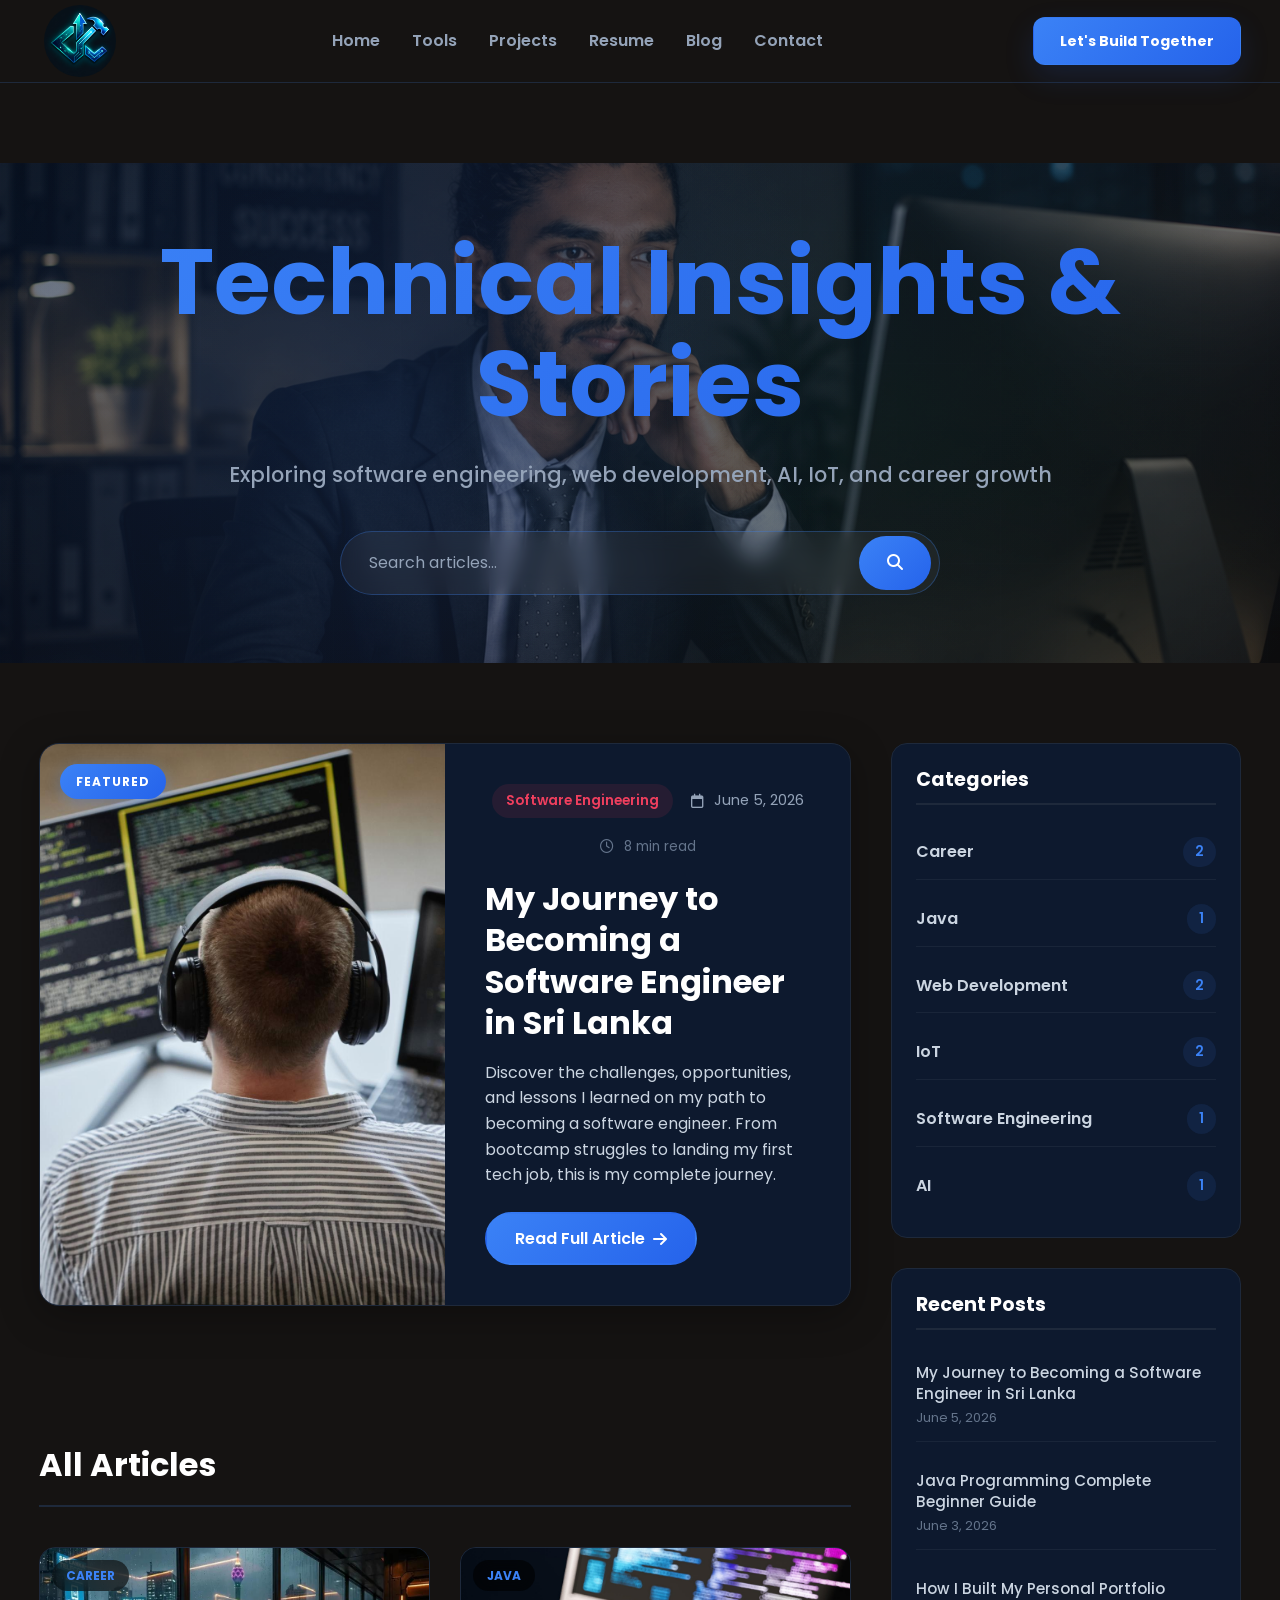
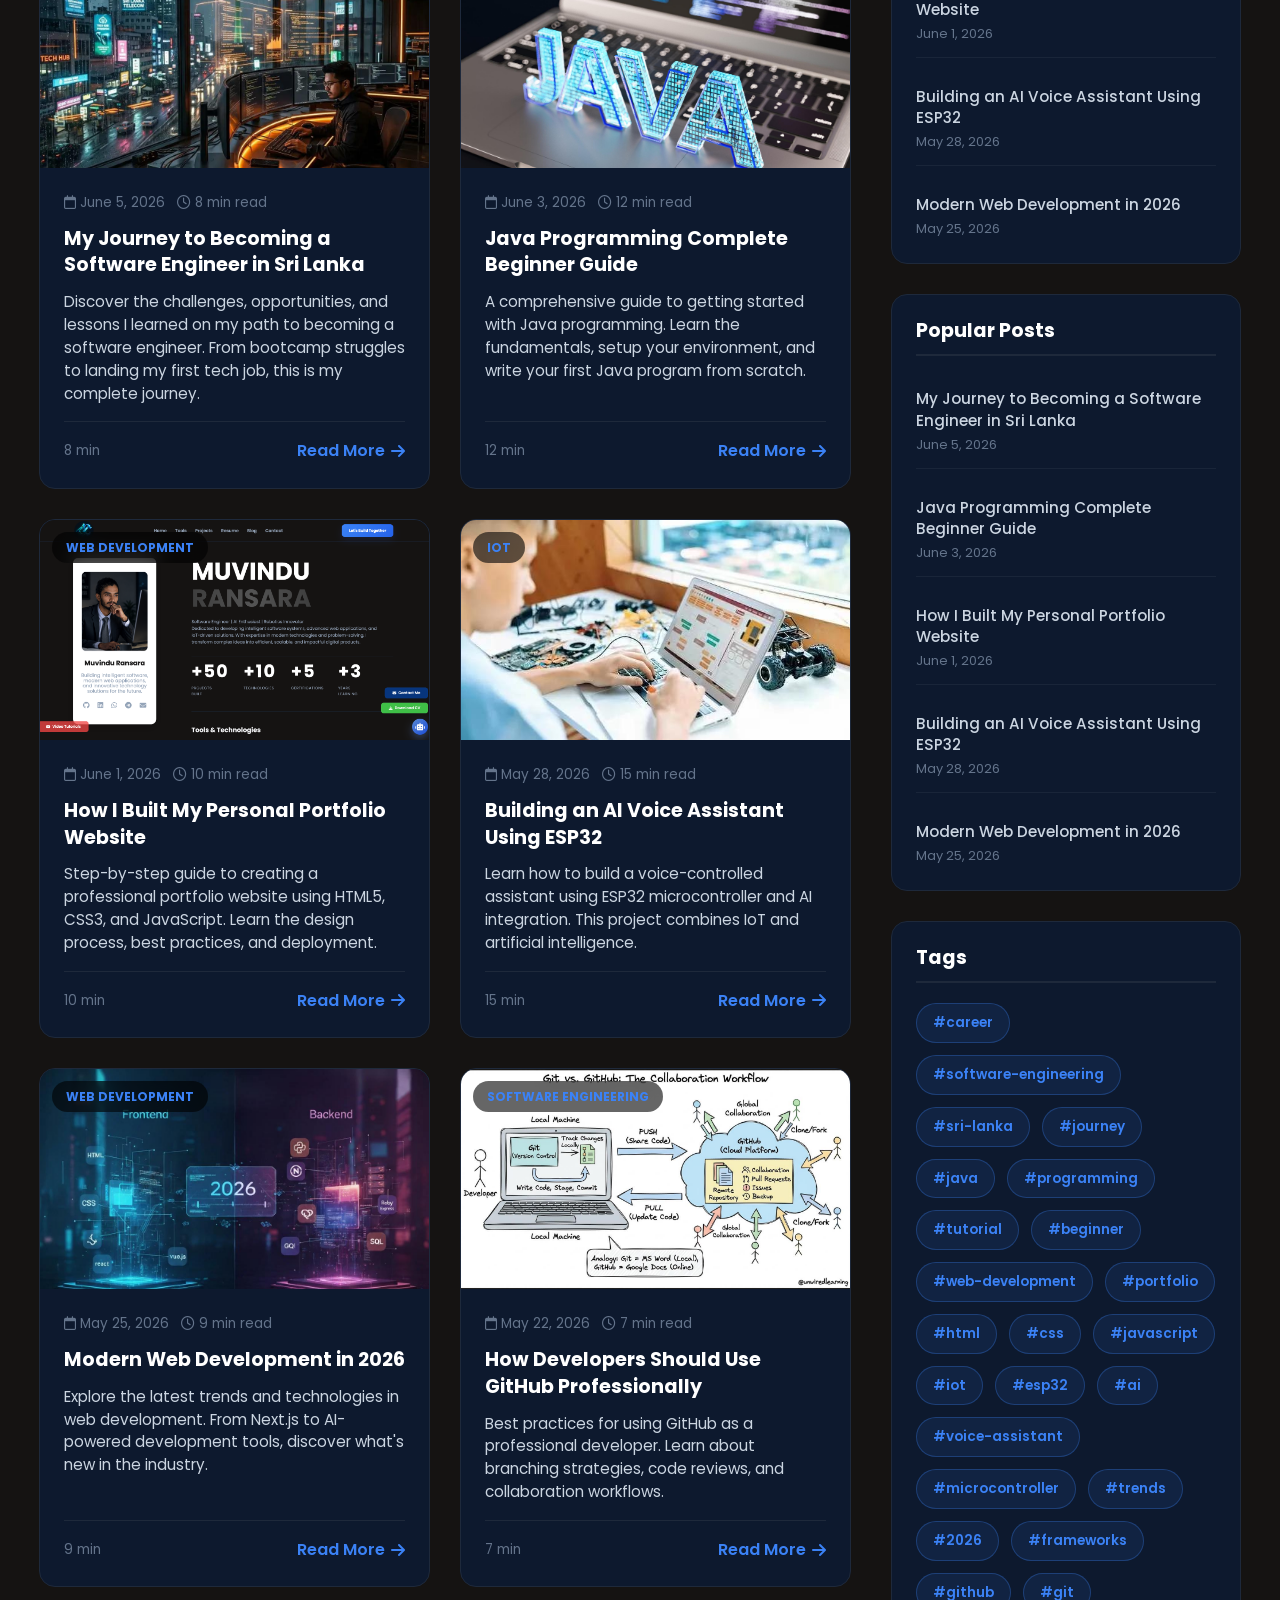
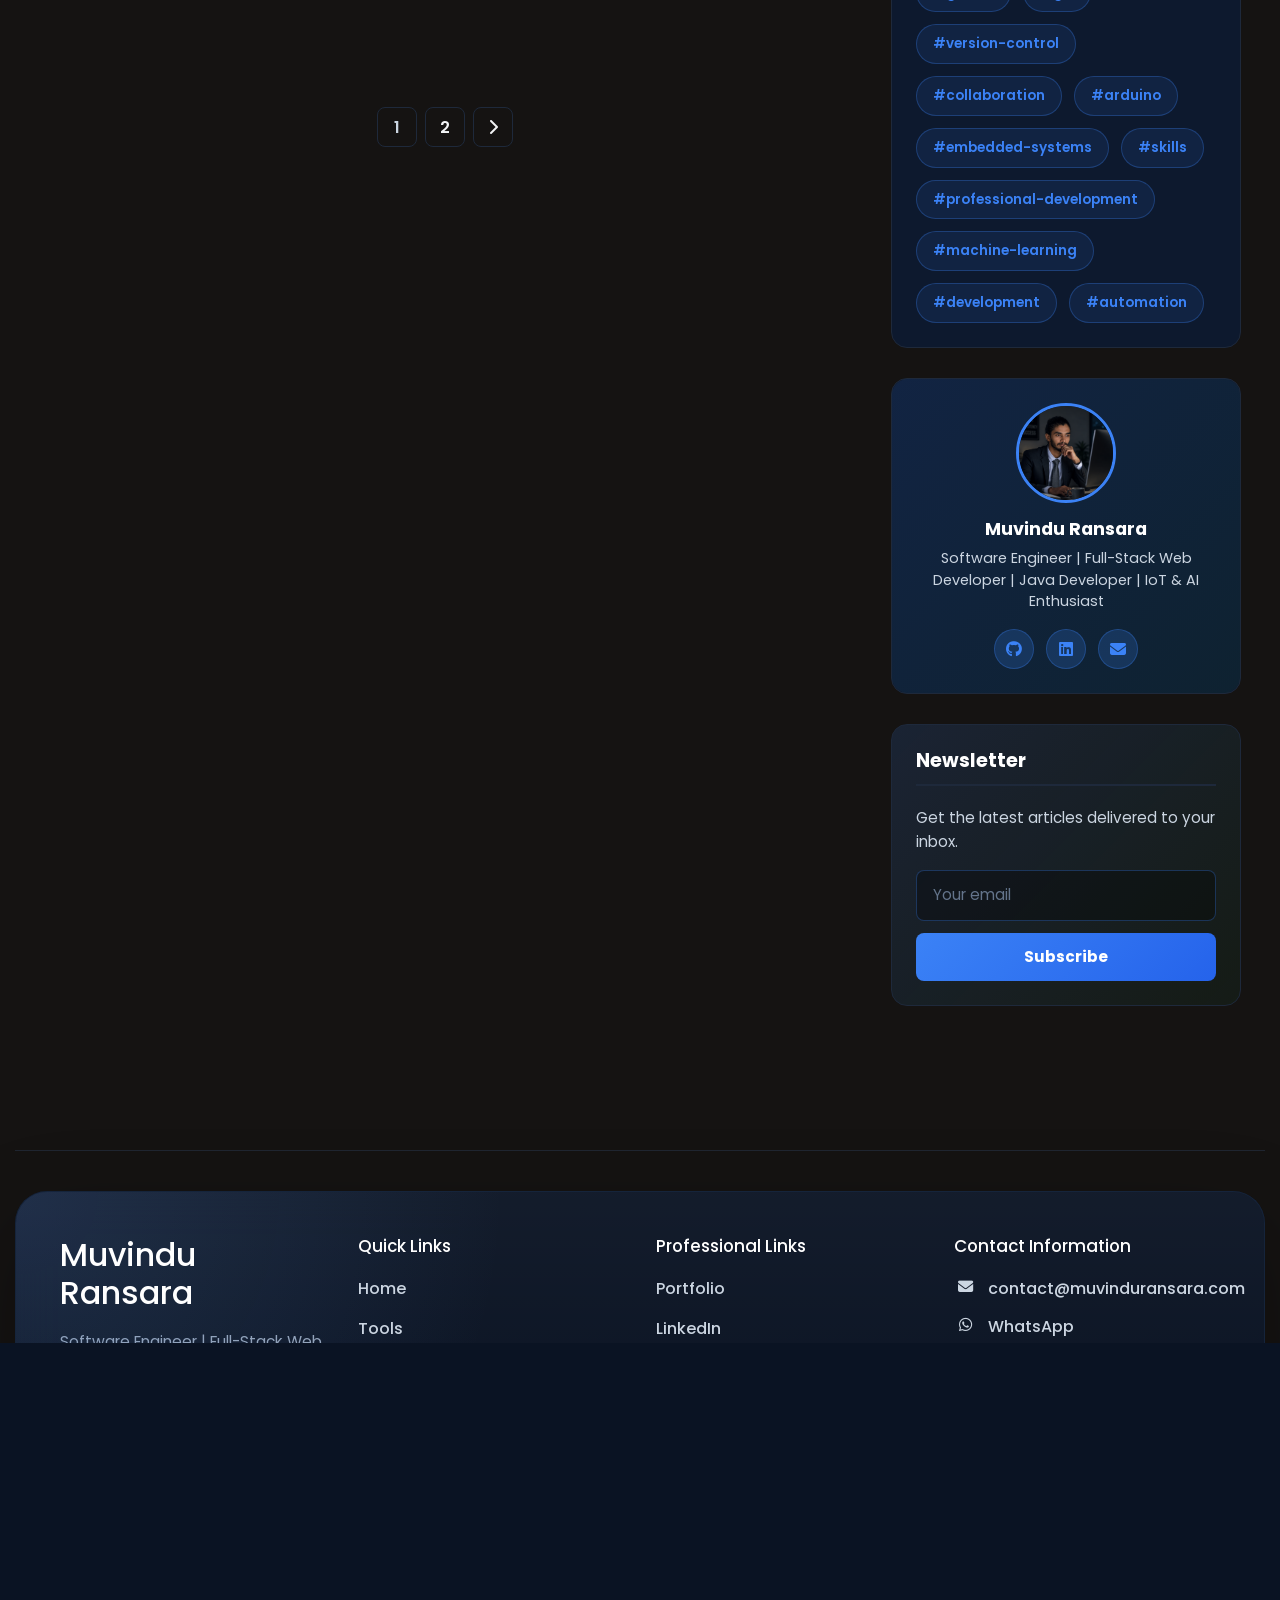
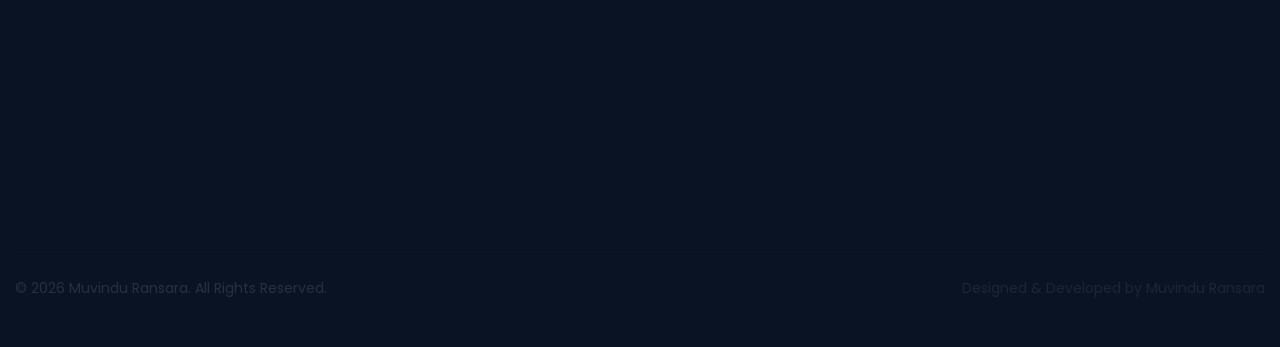
<file: blog.html>
<!DOCTYPE html>
<html lang="en">

<head>
    <meta charset="UTF-8">
    <meta name="viewport" content="width=device-width, initial-scale=1.0">
    <meta name="description" content="Read insightful articles about software engineering, web development, Java programming, AI, IoT, and more from Muvindu Ransara.">
    <meta property="og:title" content="Blog | Muvindu Ransara - Software Engineer">
    <meta property="og:description" content="Technical articles on software engineering, web development, and AI.">
    <meta property="og:url" content="https://muvinduransara.com/blog">
    <title>Blog | Muvindu Ransara | Software Engineer</title>
    <link rel="icon" href="image.png" type="image/x-icon">
    <link rel="stylesheet" href="https://cdnjs.cloudflare.com/ajax/libs/font-awesome/6.4.0/css/all.min.css">
    <link rel="preconnect" href="https://fonts.googleapis.com">
    <link rel="preconnect" href="https://fonts.gstatic.com" crossorigin>
    <link href="https://fonts.googleapis.com/css2?family=Poppins:wght@400;500;600;700;800&display=swap" rel="stylesheet">
    <link href="https://cdn.jsdelivr.net/npm/bootstrap@5.3.0/dist/css/bootstrap.min.css" rel="stylesheet">
    <link rel="stylesheet" href="style.css">
    <link rel="stylesheet" href="blog-styles.css">
</head>

<body>
    <!-- Navigation Bar -->
    <div id="header"></div>

    <!-- Hero Section -->
    <section class="blog-hero">
        <img src="my.png" alt="Muvindu Ransara Resume">
        <div class="hero-overlay"></div>
        <div class="container">
            <div class="hero-content">
                <h1 class="hero-title">Technical Insights & Stories</h1>
                <p class="hero-subtitle">Exploring software engineering, web development, AI, IoT, and career growth</p>
                
                <!-- Search Bar -->
                <div class="blog-search-container">
                    <div class="search-wrapper">
                        <input type="text" id="blog-search" class="blog-search-input" placeholder="Search articles...">
                        <button class="search-btn"><i class="fas fa-search"></i></button>
                    </div>
                </div>
            </div>
        </div>
    </section>

    <!-- Main Content -->
    <main class="blog-main">
        <div class="container">
            <div class="blog-layout">
                <!-- Left Column: Blog Posts -->
                <div class="blog-content">
                    
                    <!-- Featured Post -->
                    <section class="featured-post-section">
                        <div class="featured-post-card">
                            <div class="featured-image">
                                <img src="my_juni.png" alt="My Journey to Becoming a Software Engineer" loading="lazy">
                                <span class="featured-badge">Featured</span>
                            </div>
                            <div class="featured-content">
                                <div class="post-meta">
                                    <span class="category-badge java-cat">Software Engineering</span>
                                    <span class="post-date"><i class="far fa-calendar"></i> June 5, 2026</span>
                                    <span class="reading-time"><i class="far fa-clock"></i> 8 min read</span>
                                </div>
                                <h2 class="featured-title">My Journey to Becoming a Software Engineer in Sri Lanka</h2>
                                <p class="featured-excerpt">Discover the challenges, opportunities, and lessons I learned on my path to becoming a software engineer. From bootcamp struggles to landing my first tech job, this is my complete journey.</p>
                                <a href="post-1.html" class="read-more-btn">Read Full Article <i class="fas fa-arrow-right"></i></a>
                            </div>
                        </div>
                    </section>

                    <!-- Blog Grid -->
                    <section class="blog-grid-section">
                        <h2 class="section-title">All Articles</h2>
                        <div class="blog-grid" id="blog-grid">
                            <!-- Blog cards will be populated here -->
                        </div>
                    </section>

                    <!-- Pagination -->
                    <nav class="pagination-nav">
                        <ul class="pagination" id="pagination">
                            <!-- Pagination will be populated here -->
                        </ul>
                    </nav>
                </div>

                <!-- Right Column: Sidebar -->
                <aside class="blog-sidebar">
                    <!-- Categories Widget -->
                    <div class="sidebar-widget">
                        <h3 class="widget-title">Categories</h3>
                        <div class="categories-list" id="categories-list">
                            <!-- Categories will be populated here -->
                        </div>
                    </div>

                    <!-- Recent Posts Widget -->
                    <div class="sidebar-widget">
                        <h3 class="widget-title">Recent Posts</h3>
                        <div class="recent-posts" id="recent-posts">
                            <!-- Recent posts will be populated here -->
                        </div>
                    </div>

                    <!-- Popular Posts Widget -->
                    <div class="sidebar-widget">
                        <h3 class="widget-title">Popular Posts</h3>
                        <div class="popular-posts" id="popular-posts">
                            <!-- Popular posts will be populated here -->
                        </div>
                    </div>

                    <!-- Tags Widget -->
                    <div class="sidebar-widget">
                        <h3 class="widget-title">Tags</h3>
                        <div class="tags-cloud" id="tags-cloud">
                            <!-- Tags will be populated here -->
                        </div>
                    </div>

                    <!-- Author Info Widget -->
                    <div class="sidebar-widget author-widget">
                        <div class="author-card">
                            <img src="../my.png" alt="Muvindu Ransara" class="author-image">
                            <h3 class="author-name">Muvindu Ransara</h3>
                            <p class="author-bio">Software Engineer | Full-Stack Web Developer | Java Developer | IoT & AI Enthusiast</p>
                            <div class="author-links">
                                <a href="https://github.com/muvindu2110" title="GitHub" target="_blank" rel="noopener">
                                    <i class="fab fa-github"></i>
                                </a>
                                <a href="https://www.linkedin.com/in/muvindu-ransara-84312139b" title="LinkedIn" target="_blank" rel="noopener">
                                    <i class="fab fa-linkedin"></i>
                                </a>
                                <a href="mailto:muvindu2110@gmail.com" title="Email">
                                    <i class="fas fa-envelope"></i>
                                </a>
                            </div>
                        </div>
                    </div>

                    <!-- Newsletter Widget -->
                    <div class="sidebar-widget newsletter-widget">
                        <h3 class="widget-title">Newsletter</h3>
                        <p class="newsletter-desc">Get the latest articles delivered to your inbox.</p>
                        <form class="newsletter-form" id="newsletter-form">
                            <input type="email" placeholder="Your email" required>
                            <button type="submit">Subscribe</button>
                        </form>
                    </div>
                </aside>
            </div>
        </div>
    </main>

    <!-- Footer -->
        <div id="footer"></div>


    <!-- Scripts -->
    <script src="blog-script.js"></script>
    <script src="script.js"></script>

</body>

</html>
</file>
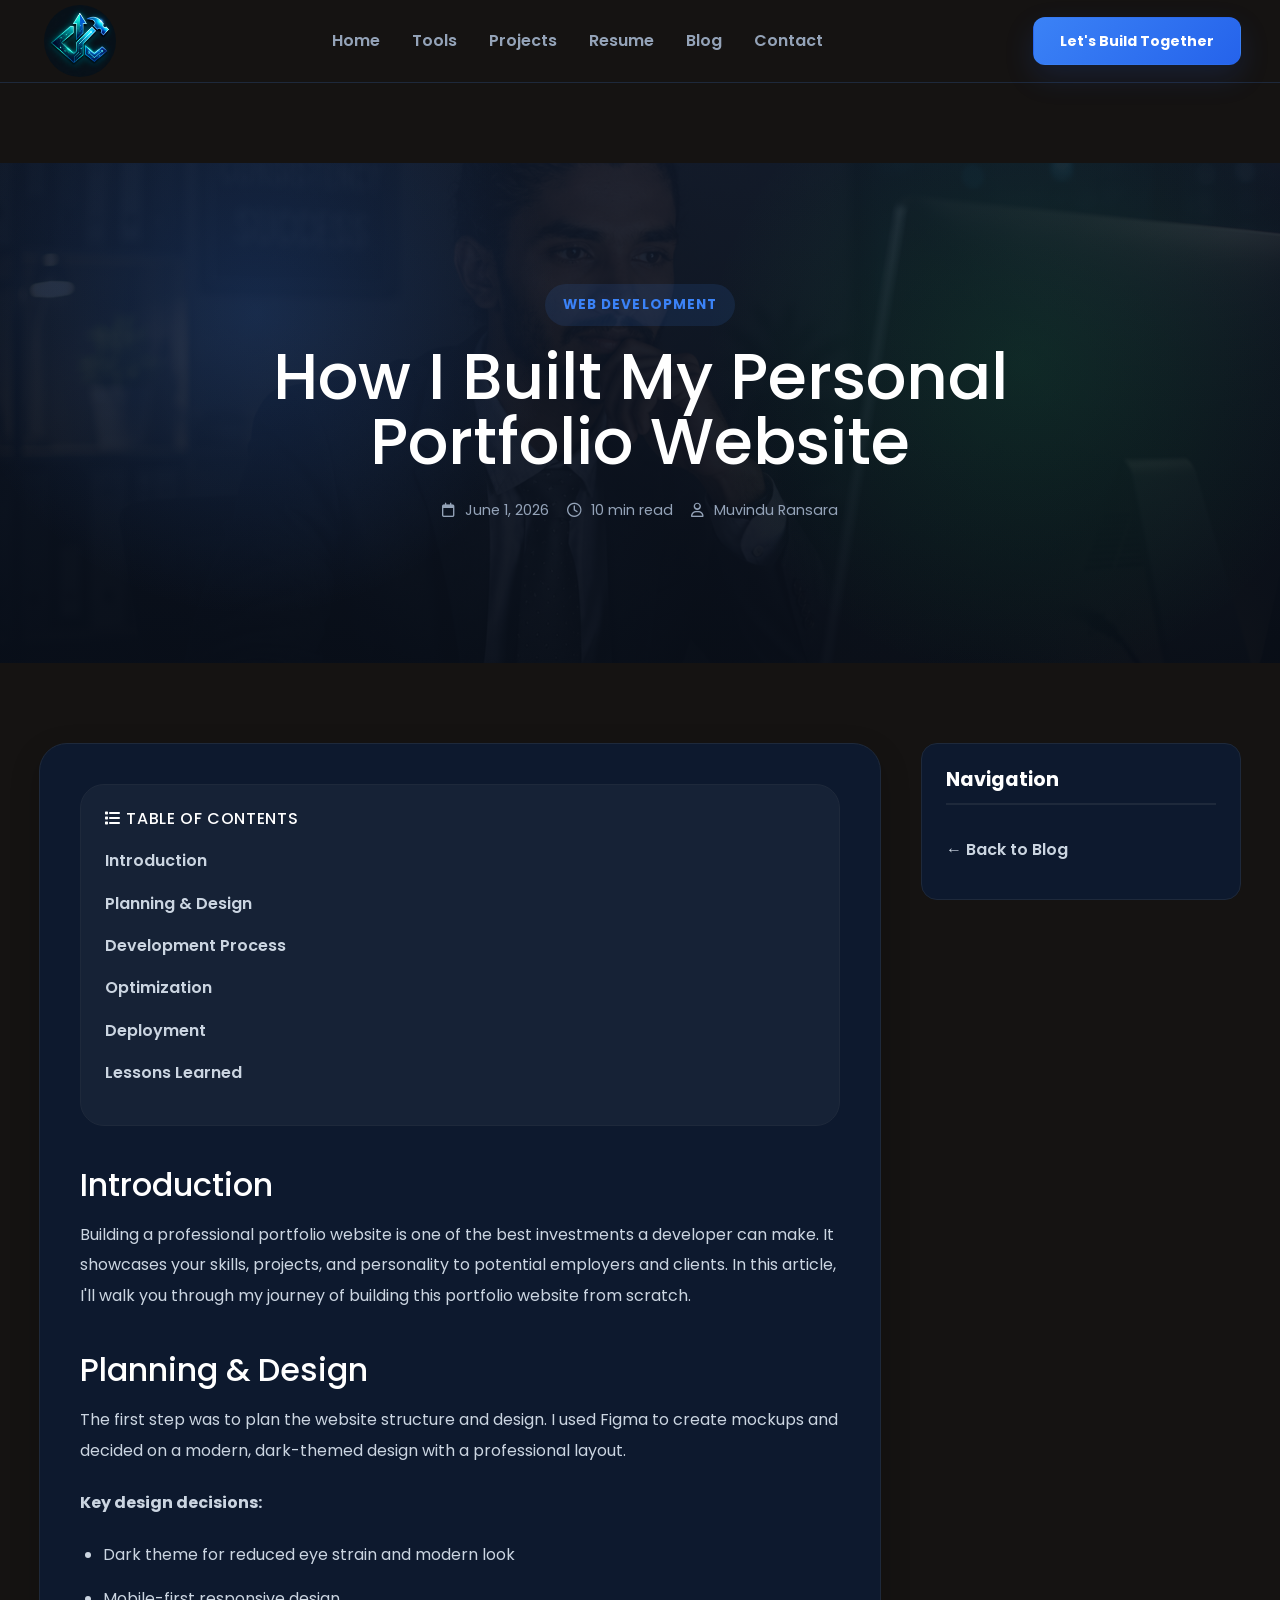
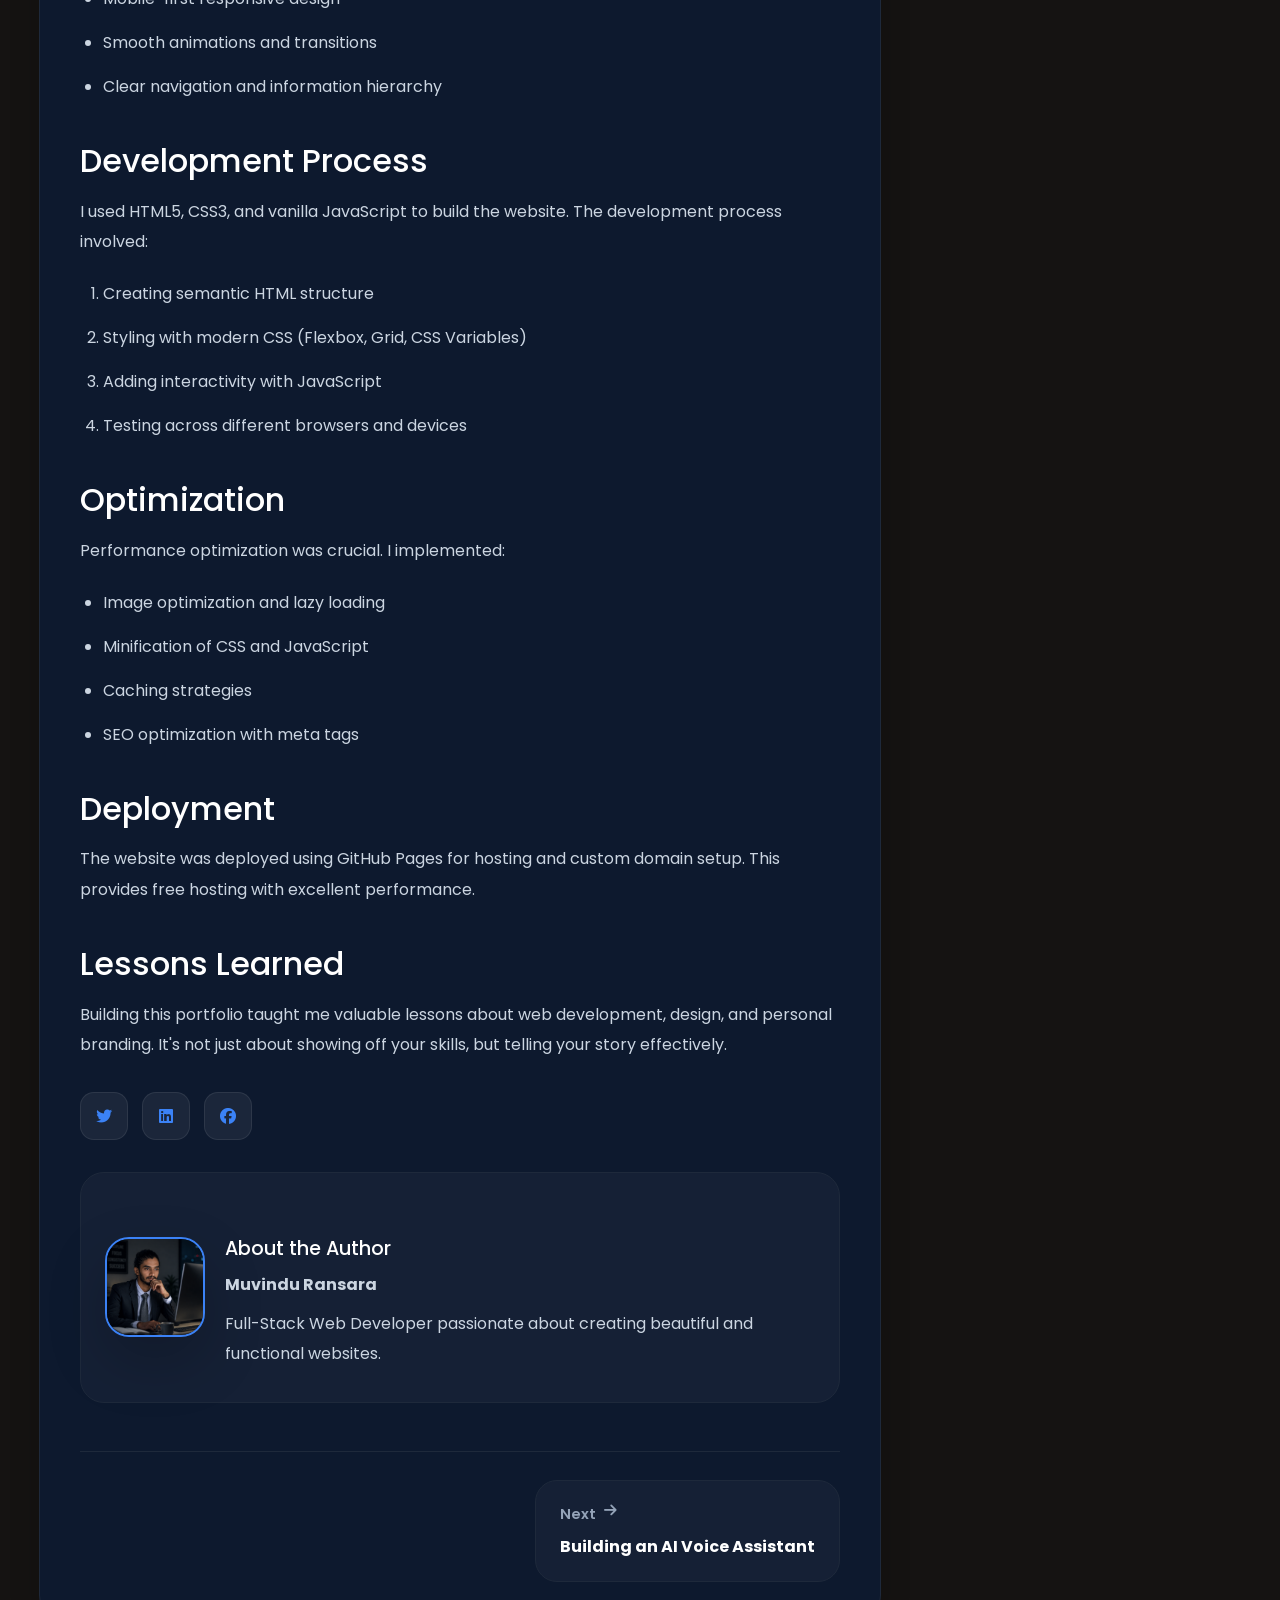
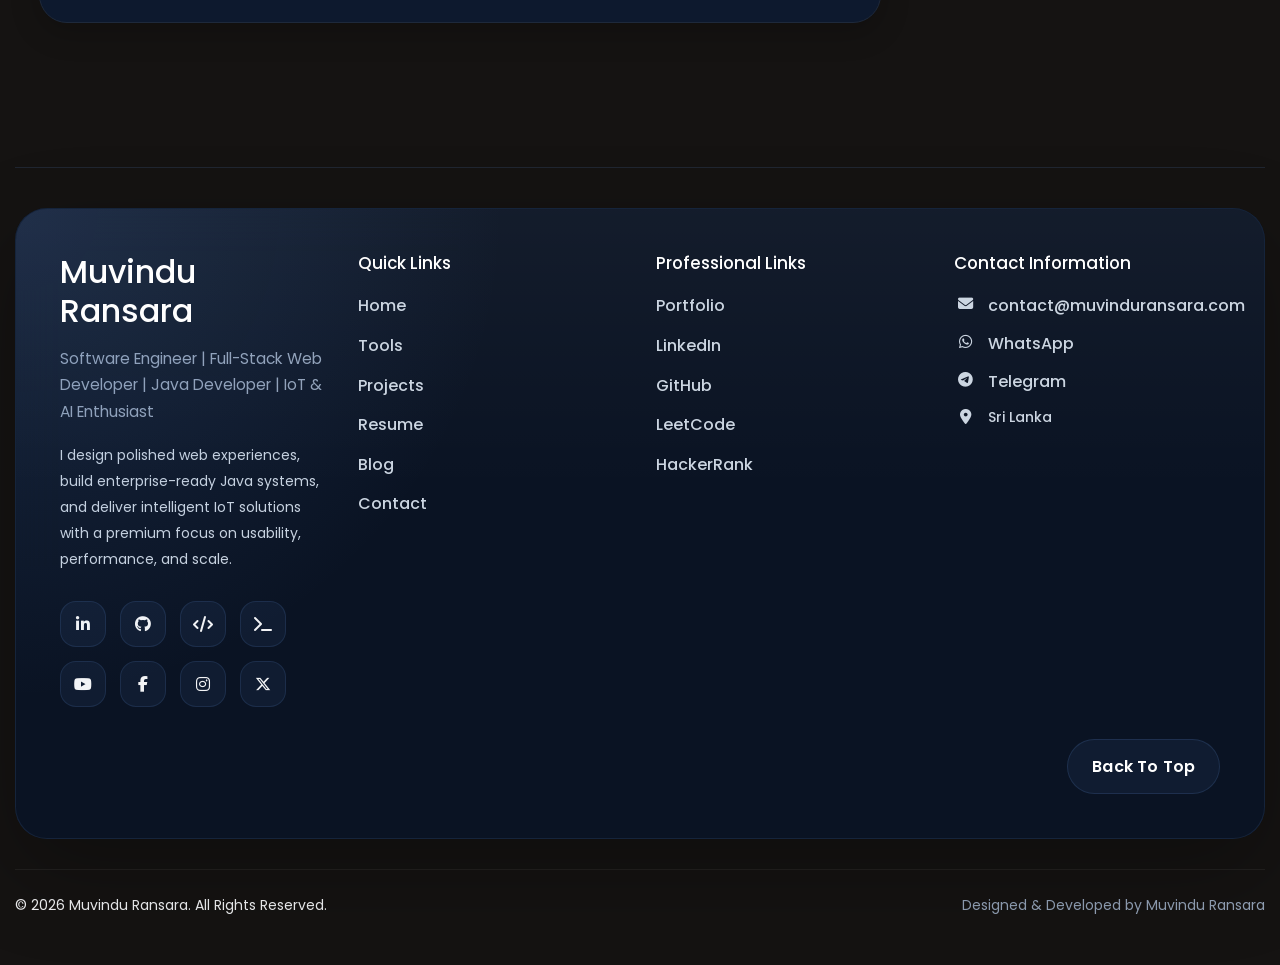
<file: post-1.html>
<!DOCTYPE html>
<html lang="en">
<head>
    <meta charset="UTF-8">
    <meta name="viewport" content="width=device-width, initial-scale=1.0">
    <meta name="description" content="Step-by-step guide to creating a professional portfolio website using HTML5, CSS3, and JavaScript.">
    <title>How I Built My Personal Portfolio Website | Blog</title>
    <link rel="icon" href="image.png" type="image/x-icon">
    <link rel="stylesheet" href="https://cdnjs.cloudflare.com/ajax/libs/font-awesome/6.4.0/css/all.min.css">
    <link rel="preconnect" href="https://fonts.googleapis.com">
    <link rel="preconnect" href="https://fonts.gstatic.com" crossorigin>
    <link href="https://fonts.googleapis.com/css2?family=Poppins:wght@400;500;600;700;800&display=swap" rel="stylesheet">
    <link href="https://cdn.jsdelivr.net/npm/bootstrap@5.3.0/dist/css/bootstrap.min.css" rel="stylesheet">
    <link rel="stylesheet" href="style.css" />
    <link rel="stylesheet" href="blog-styles.css" />
    
</head>
<body>

    <div id="header"></div>

    <section class="post-hero">
        <img src="my.png" alt="Post Hero">
        <div class="post-hero-overlay"></div>
        <div class="post-hero-content">
            <span class="post-category">Web Development</span>
            <h1 class="post-title">How I Built My Personal Portfolio Website</h1>
            <div class="post-meta">
                <span><i class="far fa-calendar"></i> June 1, 2026</span>
                <span><i class="far fa-clock"></i> 10 min read</span>
                <span><i class="far fa-user"></i> Muvindu Ransara</span>
            </div>
        </div>
    </section>

    <main class="blog-main">
        <div class="container">
            <div class="post-wrapper">
                <article class="post-content">
                    <div class="toc">
                        <h4><i class="fas fa-list"></i> Table of Contents</h4>
                        <ul>
                            <li><a href="#intro">Introduction</a></li>
                            <li><a href="#planning">Planning & Design</a></li>
                            <li><a href="#development">Development Process</a></li>
                            <li><a href="#optimization">Optimization</a></li>
                            <li><a href="#deployment">Deployment</a></li>
                            <li><a href="#lessons">Lessons Learned</a></li>
                        </ul>
                    </div>

                    <h2 id="intro">Introduction</h2>
                    <p>Building a professional portfolio website is one of the best investments a developer can make. It showcases your skills, projects, and personality to potential employers and clients. In this article, I'll walk you through my journey of building this portfolio website from scratch.</p>

                    <h2 id="planning">Planning & Design</h2>
                    <p>The first step was to plan the website structure and design. I used Figma to create mockups and decided on a modern, dark-themed design with a professional layout.</p>
                    <p><strong>Key design decisions:</strong></p>
                    <ul>
                        <li>Dark theme for reduced eye strain and modern look</li>
                        <li>Mobile-first responsive design</li>
                        <li>Smooth animations and transitions</li>
                        <li>Clear navigation and information hierarchy</li>
                    </ul>

                    <h2 id="development">Development Process</h2>
                    <p>I used HTML5, CSS3, and vanilla JavaScript to build the website. The development process involved:</p>
                    <ol>
                        <li>Creating semantic HTML structure</li>
                        <li>Styling with modern CSS (Flexbox, Grid, CSS Variables)</li>
                        <li>Adding interactivity with JavaScript</li>
                        <li>Testing across different browsers and devices</li>
                    </ol>

                    <h2 id="optimization">Optimization</h2>
                    <p>Performance optimization was crucial. I implemented:</p>
                    <ul>
                        <li>Image optimization and lazy loading</li>
                        <li>Minification of CSS and JavaScript</li>
                        <li>Caching strategies</li>
                        <li>SEO optimization with meta tags</li>
                    </ul>

                    <h2 id="deployment">Deployment</h2>
                    <p>The website was deployed using GitHub Pages for hosting and custom domain setup. This provides free hosting with excellent performance.</p>

                    <h2 id="lessons">Lessons Learned</h2>
                    <p>Building this portfolio taught me valuable lessons about web development, design, and personal branding. It's not just about showing off your skills, but telling your story effectively.</p>

                    <div class="share-buttons">
                        <a href="#" class="share-btn"><i class="fab fa-twitter"></i></a>
                        <a href="#" class="share-btn"><i class="fab fa-linkedin"></i></a>
                        <a href="#" class="share-btn"><i class="fab fa-facebook"></i></a>
                    </div>

                    <div class="author-box">
                        <img src="my.png" alt="Muvindu Ransara" class="author-box-image">
                        <div class="author-box-content">
                            <h3>About the Author</h3>
                            <p><strong>Muvindu Ransara</strong></p>
                            <p>Full-Stack Web Developer passionate about creating beautiful and functional websites.</p>
                        </div>
                    </div>

                    <nav class="post-navigation">
                        <!-- <a href="post-2.html" class="nav-post">
                            <small><i class="fas fa-arrow-left"></i> Previous</small>
                            <span class="nav-title">Java Programming Guide</span>
                        </a> -->
                        <a href="post-2.html" class="nav-post nav-post-right">
                            <small>Next <i class="fas fa-arrow-right"></i></small>
                            <span class="nav-title">Building an AI Voice Assistant</span>
                        </a>
                    </nav>
                </article>

                <aside class="blog-sidebar" style="height: fit-content; position: sticky; top: 100px;">
                    <div class="sidebar-widget">
                        <h3 class="widget-title">Navigation</h3>
                        <div class="categories-list">
                            <div class="category-item">
                                <a class="category-link" href="index.html">← Back to Blog</a>
                            </div>
                        </div>
                    </div>
                </aside>
            </div>
        </div>
    </main>

        <div id="footer"></div>


    <script>
        function toggleHeader() { document.querySelector('header').classList.toggle('header-open'); }
        function closeHeader() { document.querySelector('header').classList.remove('header-open'); }
    </script>

        <!-- Scripts -->
    <script src="blog-script.js"></script>

    <script src="script.js"></script>
</body>
</html>
</file>
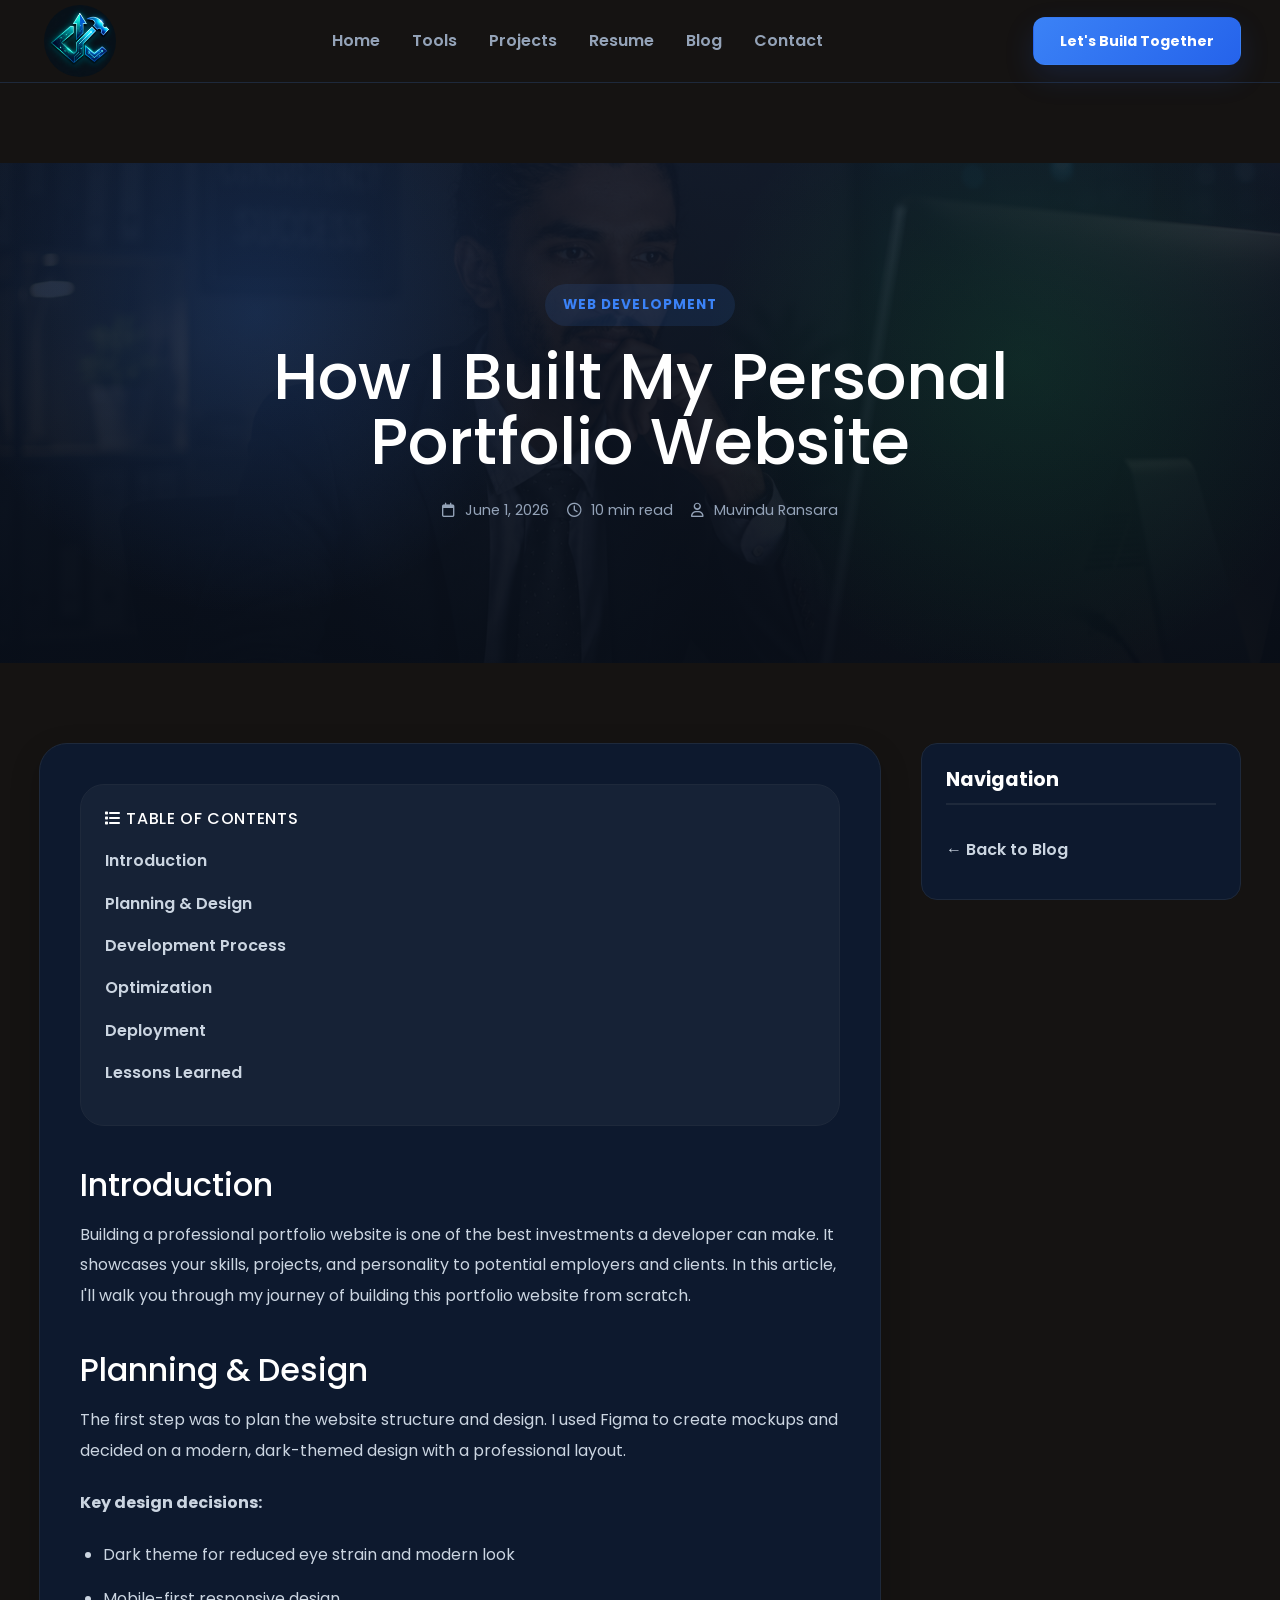
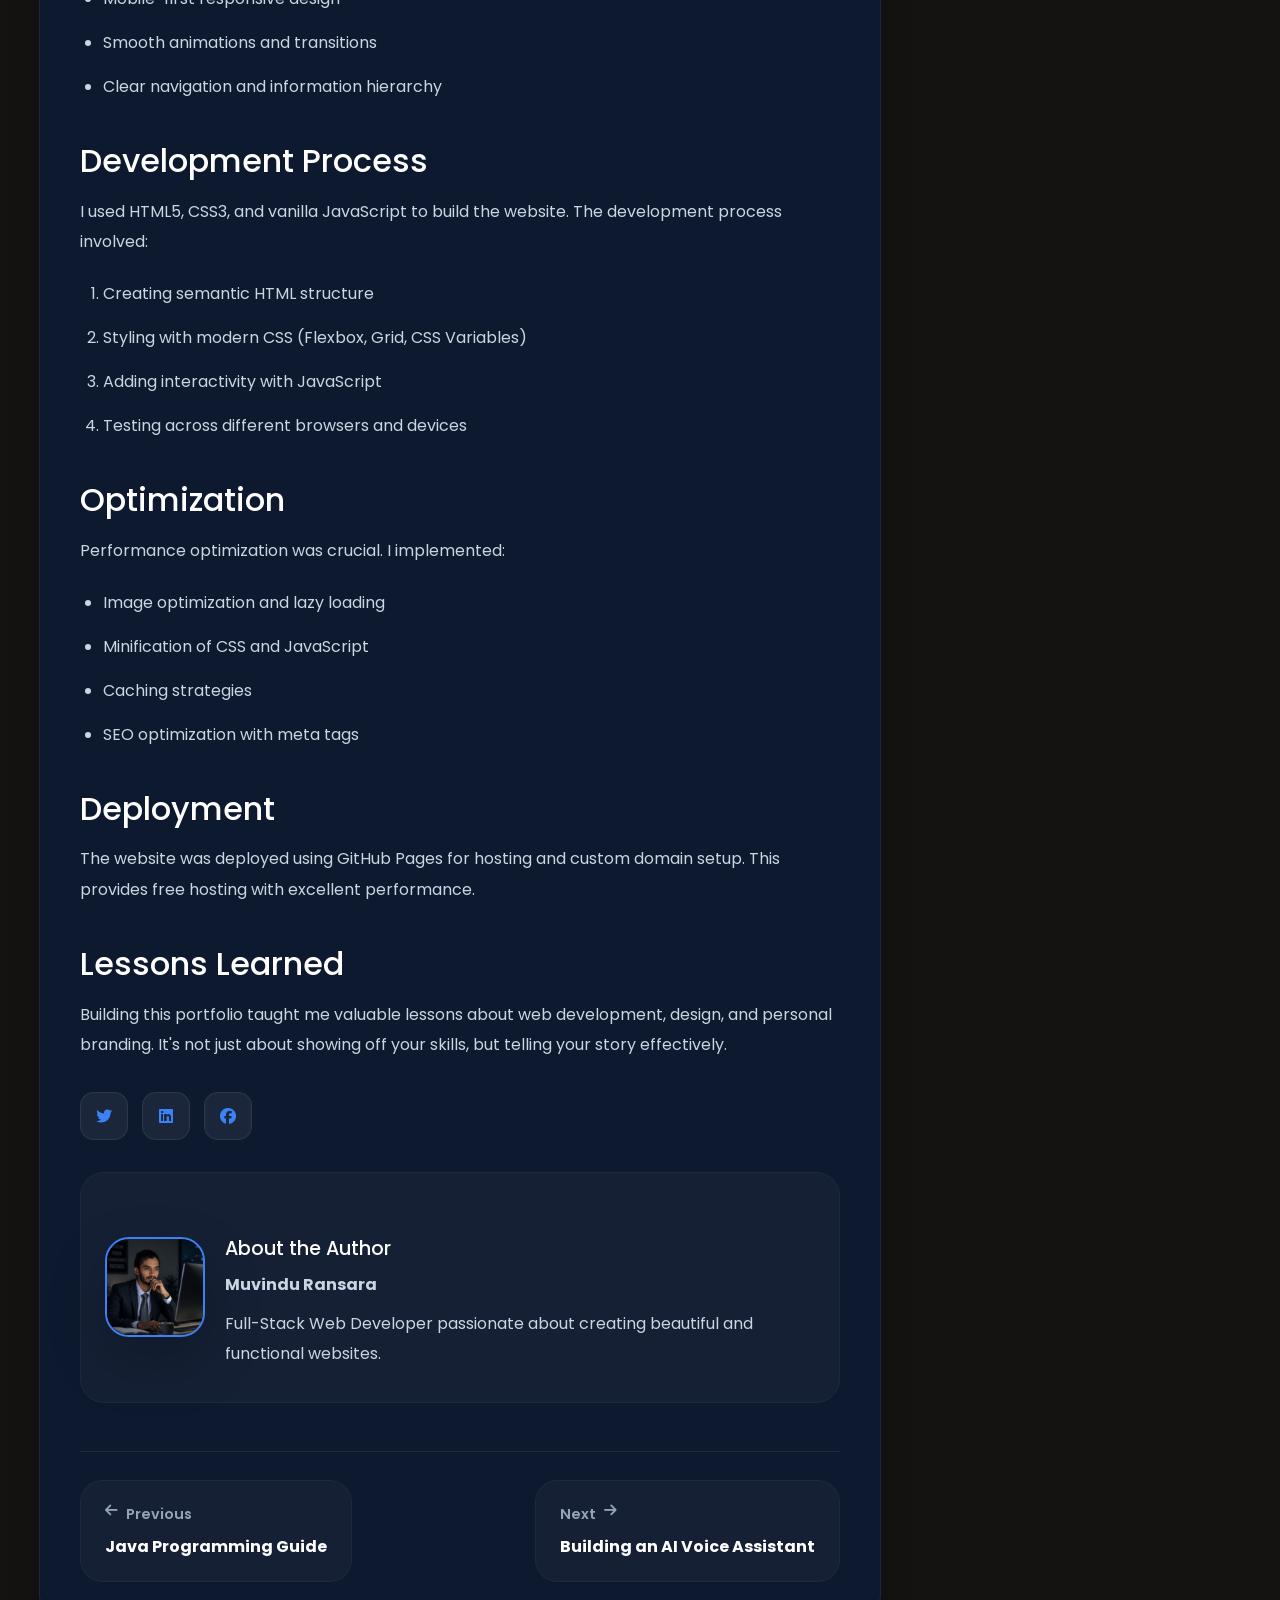
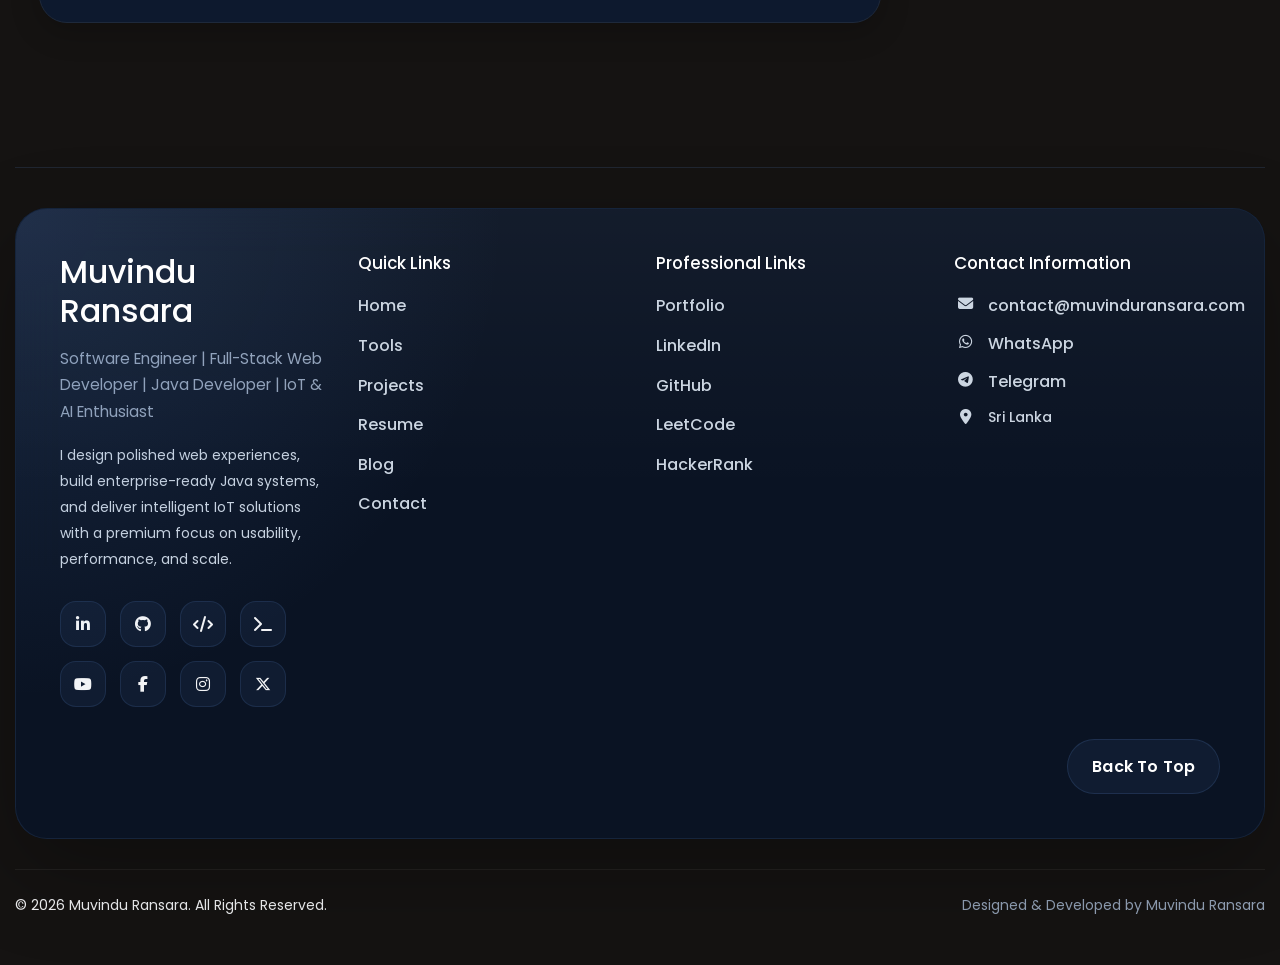
<file: post-2.html>
<!DOCTYPE html>
<html lang="en">
<head>
    <meta charset="UTF-8">
    <meta name="viewport" content="width=device-width, initial-scale=1.0">
    <meta name="description" content="Step-by-step guide to creating a professional portfolio website using HTML5, CSS3, and JavaScript.">
    <title>How I Built My Personal Portfolio Website | Blog</title>
    <link rel="icon" href="image.png" type="image/x-icon">
    <link rel="stylesheet" href="https://cdnjs.cloudflare.com/ajax/libs/font-awesome/6.4.0/css/all.min.css">
    <link rel="preconnect" href="https://fonts.googleapis.com">
    <link rel="preconnect" href="https://fonts.gstatic.com" crossorigin>
    <link href="https://fonts.googleapis.com/css2?family=Poppins:wght@400;500;600;700;800&display=swap" rel="stylesheet">
    <link href="https://cdn.jsdelivr.net/npm/bootstrap@5.3.0/dist/css/bootstrap.min.css" rel="stylesheet">
    <link rel="stylesheet" href="style.css" />
    <link rel="stylesheet" href="blog-styles.css" />
    
</head>
<body>

    <div id="header"></div>

    <section class="post-hero">
        <img src="my.png" alt="Post Hero">
        <div class="post-hero-overlay"></div>
        <div class="post-hero-content">
            <span class="post-category">Web Development</span>
            <h1 class="post-title">How I Built My Personal Portfolio Website</h1>
            <div class="post-meta">
                <span><i class="far fa-calendar"></i> June 1, 2026</span>
                <span><i class="far fa-clock"></i> 10 min read</span>
                <span><i class="far fa-user"></i> Muvindu Ransara</span>
            </div>
        </div>
    </section>

    <main class="blog-main">
        <div class="container">
            <div class="post-wrapper">
                <article class="post-content">
                    <div class="toc">
                        <h4><i class="fas fa-list"></i> Table of Contents</h4>
                        <ul>
                            <li><a href="#intro">Introduction</a></li>
                            <li><a href="#planning">Planning & Design</a></li>
                            <li><a href="#development">Development Process</a></li>
                            <li><a href="#optimization">Optimization</a></li>
                            <li><a href="#deployment">Deployment</a></li>
                            <li><a href="#lessons">Lessons Learned</a></li>
                        </ul>
                    </div>

                    <h2 id="intro">Introduction</h2>
                    <p>Building a professional portfolio website is one of the best investments a developer can make. It showcases your skills, projects, and personality to potential employers and clients. In this article, I'll walk you through my journey of building this portfolio website from scratch.</p>

                    <h2 id="planning">Planning & Design</h2>
                    <p>The first step was to plan the website structure and design. I used Figma to create mockups and decided on a modern, dark-themed design with a professional layout.</p>
                    <p><strong>Key design decisions:</strong></p>
                    <ul>
                        <li>Dark theme for reduced eye strain and modern look</li>
                        <li>Mobile-first responsive design</li>
                        <li>Smooth animations and transitions</li>
                        <li>Clear navigation and information hierarchy</li>
                    </ul>

                    <h2 id="development">Development Process</h2>
                    <p>I used HTML5, CSS3, and vanilla JavaScript to build the website. The development process involved:</p>
                    <ol>
                        <li>Creating semantic HTML structure</li>
                        <li>Styling with modern CSS (Flexbox, Grid, CSS Variables)</li>
                        <li>Adding interactivity with JavaScript</li>
                        <li>Testing across different browsers and devices</li>
                    </ol>

                    <h2 id="optimization">Optimization</h2>
                    <p>Performance optimization was crucial. I implemented:</p>
                    <ul>
                        <li>Image optimization and lazy loading</li>
                        <li>Minification of CSS and JavaScript</li>
                        <li>Caching strategies</li>
                        <li>SEO optimization with meta tags</li>
                    </ul>

                    <h2 id="deployment">Deployment</h2>
                    <p>The website was deployed using GitHub Pages for hosting and custom domain setup. This provides free hosting with excellent performance.</p>

                    <h2 id="lessons">Lessons Learned</h2>
                    <p>Building this portfolio taught me valuable lessons about web development, design, and personal branding. It's not just about showing off your skills, but telling your story effectively.</p>

                    <div class="share-buttons">
                        <a href="#" class="share-btn"><i class="fab fa-twitter"></i></a>
                        <a href="#" class="share-btn"><i class="fab fa-linkedin"></i></a>
                        <a href="#" class="share-btn"><i class="fab fa-facebook"></i></a>
                    </div>

                    <div class="author-box">
                        <img src="my.png" alt="Muvindu Ransara" class="author-box-image">
                        <div class="author-box-content">
                            <h3>About the Author</h3>
                            <p><strong>Muvindu Ransara</strong></p>
                            <p>Full-Stack Web Developer passionate about creating beautiful and functional websites.</p>
                        </div>
                    </div>

                    <nav class="post-navigation">
                        <a href="post-1.html" class="nav-post">
                            <small><i class="fas fa-arrow-left"></i> Previous</small>
                            <span class="nav-title">Java Programming Guide</span>
                        </a>
                        <a href="post-3.html" class="nav-post nav-post-right">
                            <small>Next <i class="fas fa-arrow-right"></i></small>
                            <span class="nav-title">Building an AI Voice Assistant</span>
                        </a>
                    </nav>
                </article>

                <aside class="blog-sidebar" style="height: fit-content; position: sticky; top: 100px;">
                    <div class="sidebar-widget">
                        <h3 class="widget-title">Navigation</h3>
                        <div class="categories-list">
                            <div class="category-item">
                                <a class="category-link" href="index.html">← Back to Blog</a>
                            </div>
                        </div>
                    </div>
                </aside>
            </div>
        </div>
    </main>

        <div id="footer"></div>


    <script>
        function toggleHeader() { document.querySelector('header').classList.toggle('header-open'); }
        function closeHeader() { document.querySelector('header').classList.remove('header-open'); }
    </script>

        <!-- Scripts -->
    <script src="blog-script.js"></script>

    <script src="script.js"></script>
</body>
</html>
</file>
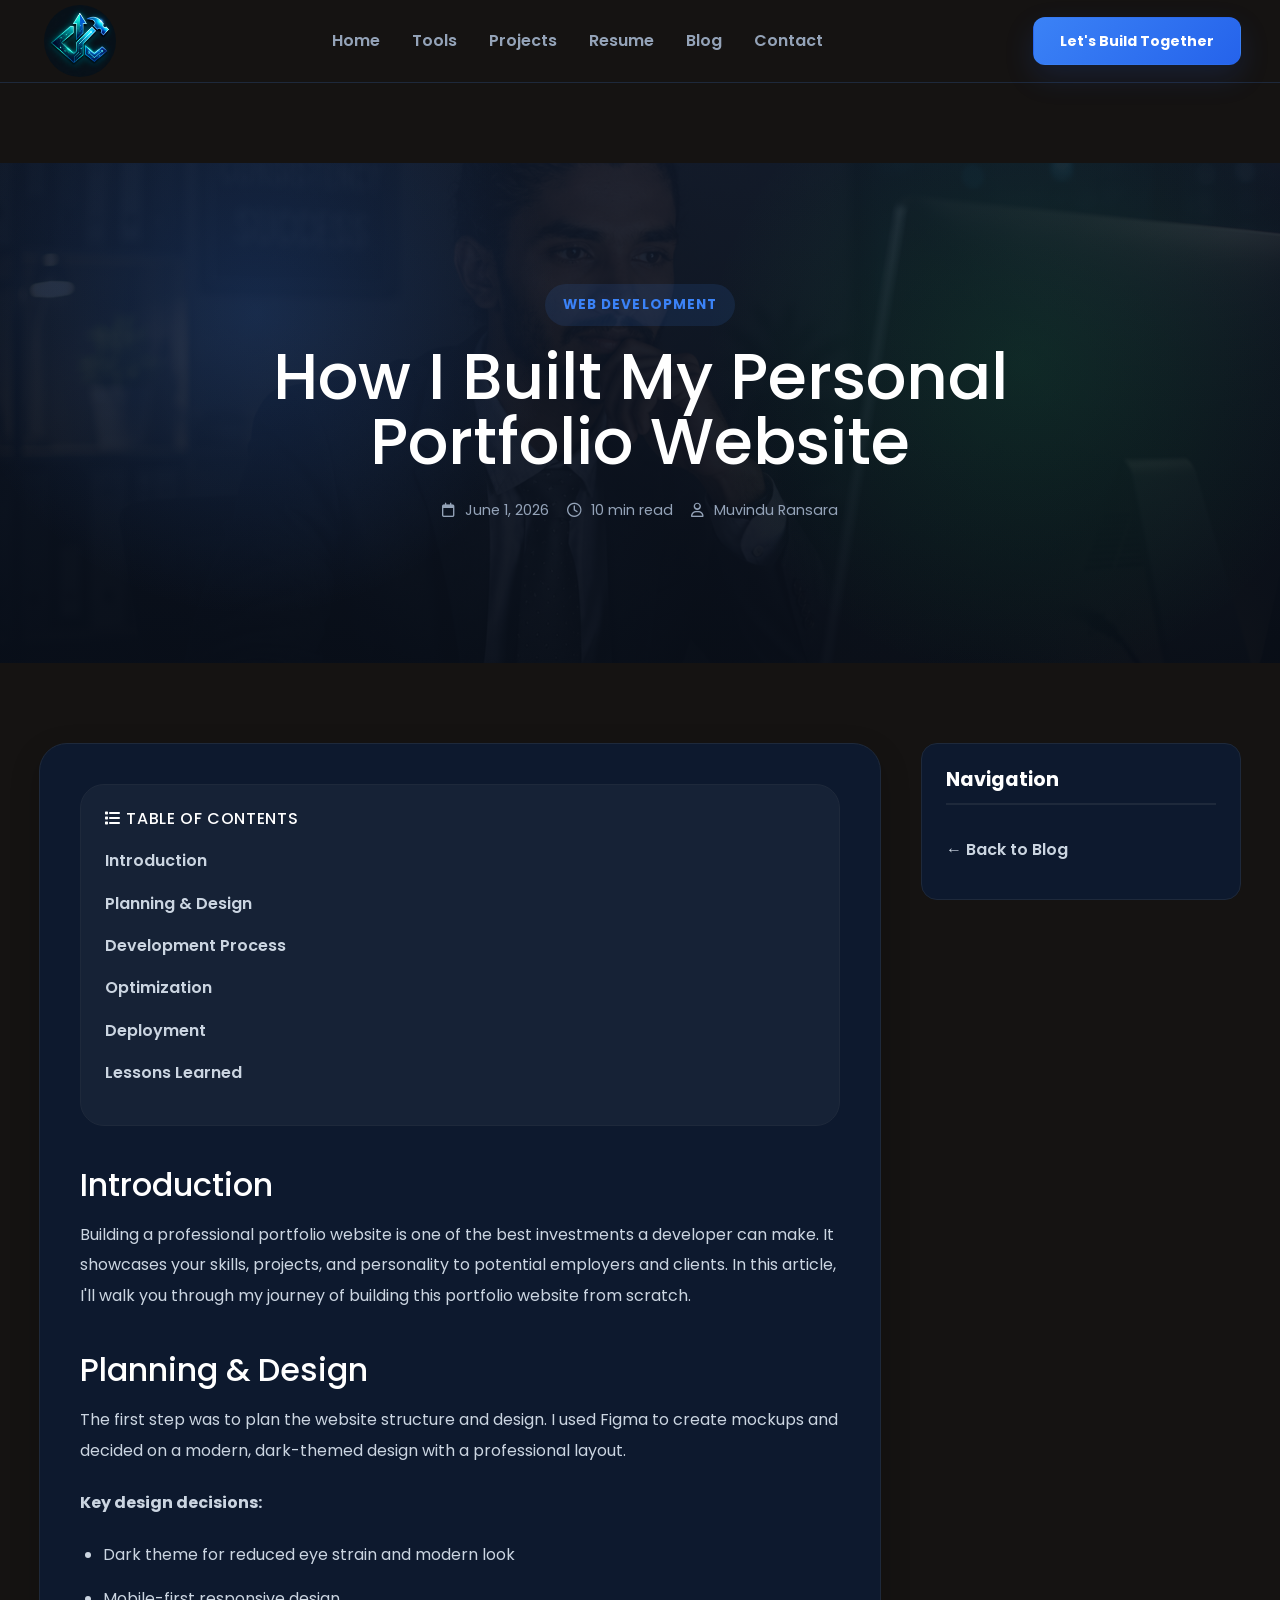
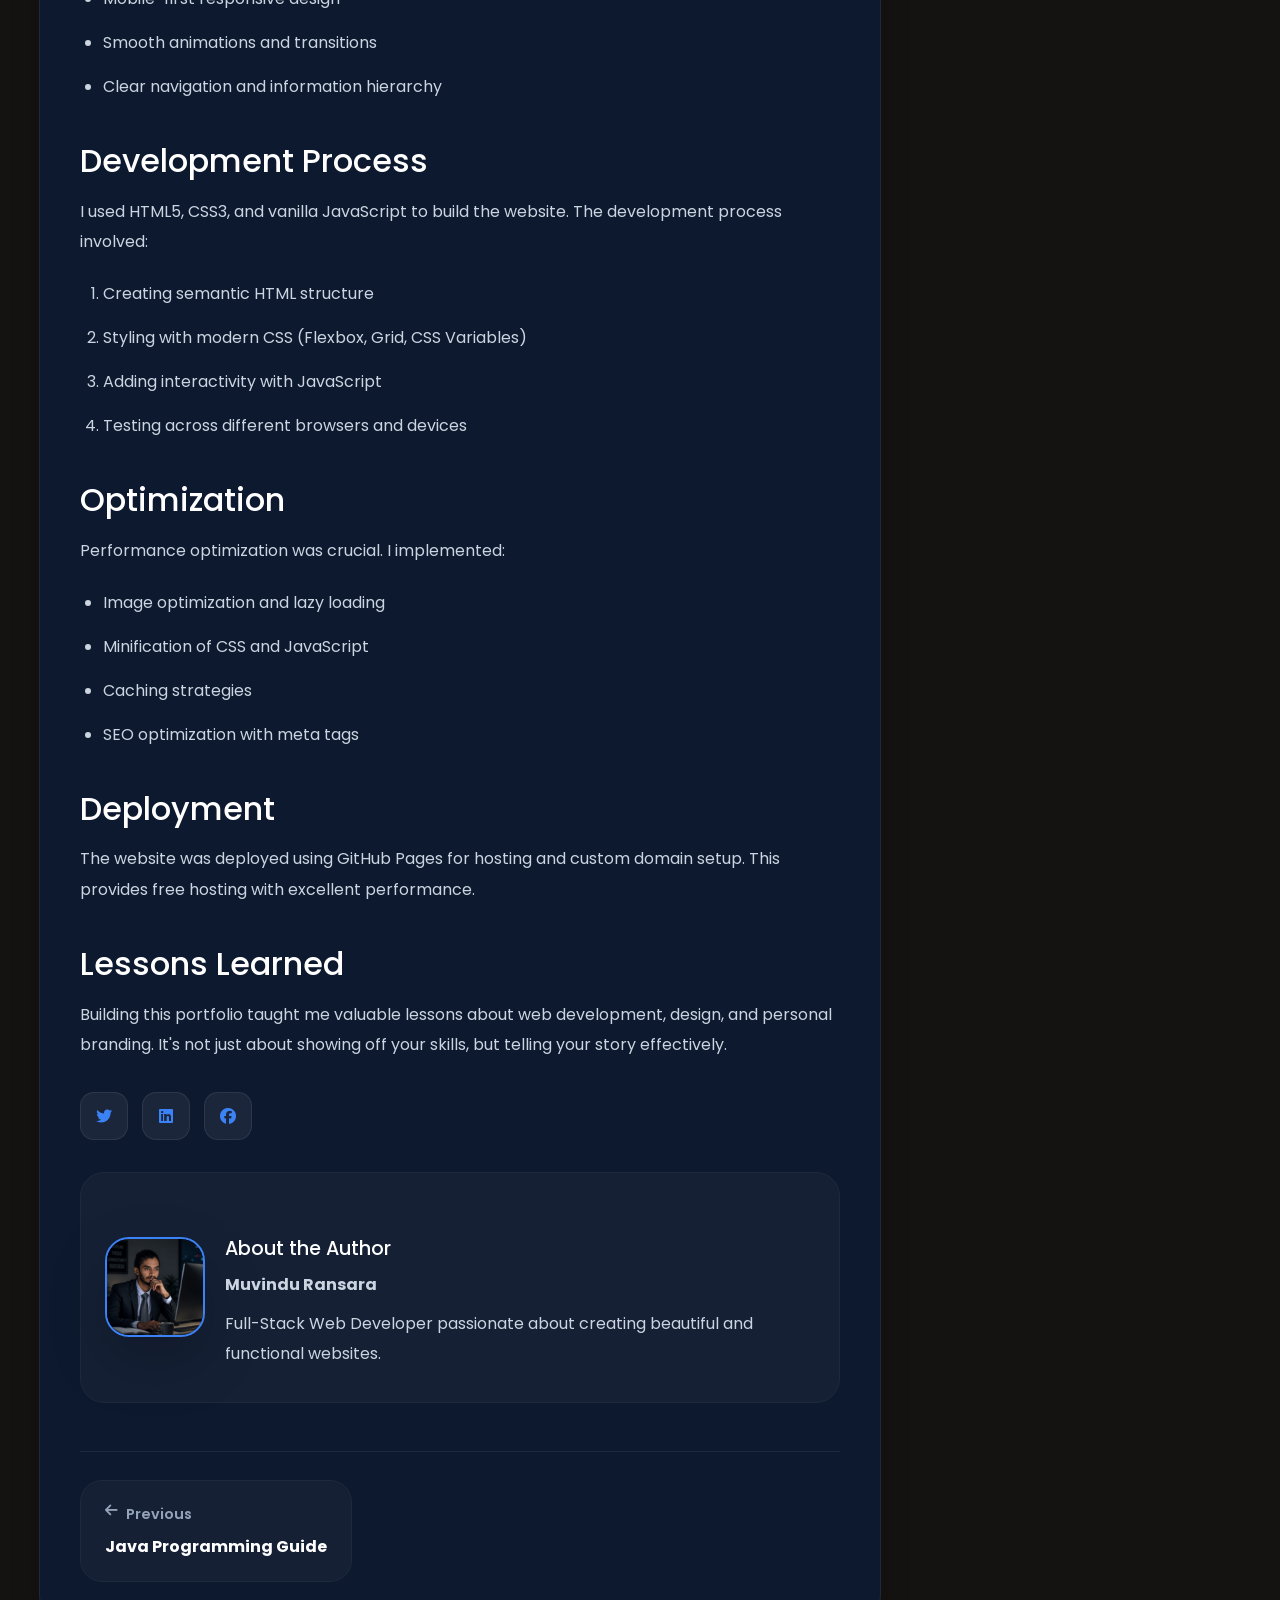
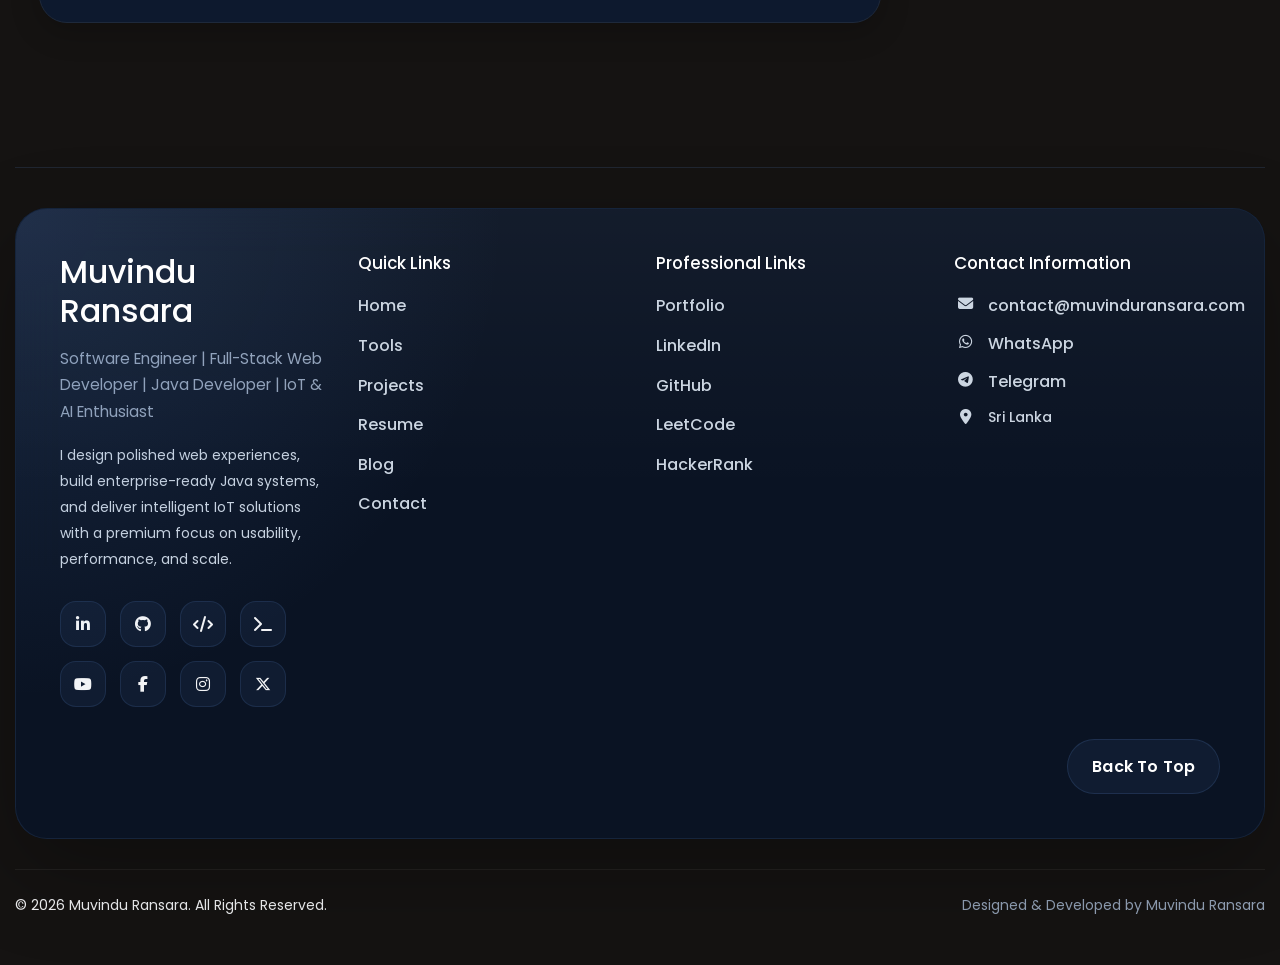
<file: post-3.html>
<!DOCTYPE html>
<html lang="en">
<head>
    <meta charset="UTF-8">
    <meta name="viewport" content="width=device-width, initial-scale=1.0">
    <meta name="description" content="Step-by-step guide to creating a professional portfolio website using HTML5, CSS3, and JavaScript.">
    <title>How I Built My Personal Portfolio Website | Blog</title>
    <link rel="icon" href="image.png" type="image/x-icon">
    <link rel="stylesheet" href="https://cdnjs.cloudflare.com/ajax/libs/font-awesome/6.4.0/css/all.min.css">
    <link rel="preconnect" href="https://fonts.googleapis.com">
    <link rel="preconnect" href="https://fonts.gstatic.com" crossorigin>
    <link href="https://fonts.googleapis.com/css2?family=Poppins:wght@400;500;600;700;800&display=swap" rel="stylesheet">
    <link href="https://cdn.jsdelivr.net/npm/bootstrap@5.3.0/dist/css/bootstrap.min.css" rel="stylesheet">
    <link rel="stylesheet" href="style.css" />
    <link rel="stylesheet" href="blog-styles.css" />
    
</head>
<body>

    <div id="header"></div>

    <section class="post-hero">
        <img src="my.png" alt="Post Hero">
        <div class="post-hero-overlay"></div>
        <div class="post-hero-content">
            <span class="post-category">Web Development</span>
            <h1 class="post-title">How I Built My Personal Portfolio Website</h1>
            <div class="post-meta">
                <span><i class="far fa-calendar"></i> June 1, 2026</span>
                <span><i class="far fa-clock"></i> 10 min read</span>
                <span><i class="far fa-user"></i> Muvindu Ransara</span>
            </div>
        </div>
    </section>

    <main class="blog-main">
        <div class="container">
            <div class="post-wrapper">
                <article class="post-content">
                    <div class="toc">
                        <h4><i class="fas fa-list"></i> Table of Contents</h4>
                        <ul>
                            <li><a href="#intro">Introduction</a></li>
                            <li><a href="#planning">Planning & Design</a></li>
                            <li><a href="#development">Development Process</a></li>
                            <li><a href="#optimization">Optimization</a></li>
                            <li><a href="#deployment">Deployment</a></li>
                            <li><a href="#lessons">Lessons Learned</a></li>
                        </ul>
                    </div>

                    <h2 id="intro">Introduction</h2>
                    <p>Building a professional portfolio website is one of the best investments a developer can make. It showcases your skills, projects, and personality to potential employers and clients. In this article, I'll walk you through my journey of building this portfolio website from scratch.</p>

                    <h2 id="planning">Planning & Design</h2>
                    <p>The first step was to plan the website structure and design. I used Figma to create mockups and decided on a modern, dark-themed design with a professional layout.</p>
                    <p><strong>Key design decisions:</strong></p>
                    <ul>
                        <li>Dark theme for reduced eye strain and modern look</li>
                        <li>Mobile-first responsive design</li>
                        <li>Smooth animations and transitions</li>
                        <li>Clear navigation and information hierarchy</li>
                    </ul>

                    <h2 id="development">Development Process</h2>
                    <p>I used HTML5, CSS3, and vanilla JavaScript to build the website. The development process involved:</p>
                    <ol>
                        <li>Creating semantic HTML structure</li>
                        <li>Styling with modern CSS (Flexbox, Grid, CSS Variables)</li>
                        <li>Adding interactivity with JavaScript</li>
                        <li>Testing across different browsers and devices</li>
                    </ol>

                    <h2 id="optimization">Optimization</h2>
                    <p>Performance optimization was crucial. I implemented:</p>
                    <ul>
                        <li>Image optimization and lazy loading</li>
                        <li>Minification of CSS and JavaScript</li>
                        <li>Caching strategies</li>
                        <li>SEO optimization with meta tags</li>
                    </ul>

                    <h2 id="deployment">Deployment</h2>
                    <p>The website was deployed using GitHub Pages for hosting and custom domain setup. This provides free hosting with excellent performance.</p>

                    <h2 id="lessons">Lessons Learned</h2>
                    <p>Building this portfolio taught me valuable lessons about web development, design, and personal branding. It's not just about showing off your skills, but telling your story effectively.</p>

                    <div class="share-buttons">
                        <a href="#" class="share-btn"><i class="fab fa-twitter"></i></a>
                        <a href="#" class="share-btn"><i class="fab fa-linkedin"></i></a>
                        <a href="#" class="share-btn"><i class="fab fa-facebook"></i></a>
                    </div>

                    <div class="author-box">
                        <img src="my.png" alt="Muvindu Ransara" class="author-box-image">
                        <div class="author-box-content">
                            <h3>About the Author</h3>
                            <p><strong>Muvindu Ransara</strong></p>
                            <p>Full-Stack Web Developer passionate about creating beautiful and functional websites.</p>
                        </div>
                    </div>

                    <nav class="post-navigation">
                        <a href="post-2.html" class="nav-post">
                            <small><i class="fas fa-arrow-left"></i> Previous</small>
                            <span class="nav-title">Java Programming Guide</span>
                        </a>
                        <!-- <a href="post-4.html" class="nav-post nav-post-right">
                            <small>Next <i class="fas fa-arrow-right"></i></small>
                            <span class="nav-title">Building an AI Voice Assistant</span>
                        </a> -->
                    </nav>
                </article>

                <aside class="blog-sidebar" style="height: fit-content; position: sticky; top: 100px;">
                    <div class="sidebar-widget">
                        <h3 class="widget-title">Navigation</h3>
                        <div class="categories-list">
                            <div class="category-item">
                                <a class="category-link" href="index.html">← Back to Blog</a>
                            </div>
                        </div>
                    </div>
                </aside>
            </div>
        </div>
    </main>

        <div id="footer"></div>


    <script>
        function toggleHeader() { document.querySelector('header').classList.toggle('header-open'); }
        function closeHeader() { document.querySelector('header').classList.remove('header-open'); }
    </script>

        <!-- Scripts -->
    <script src="blog-script.js"></script>

    <script src="script.js"></script>
</body>
</html>
</file>
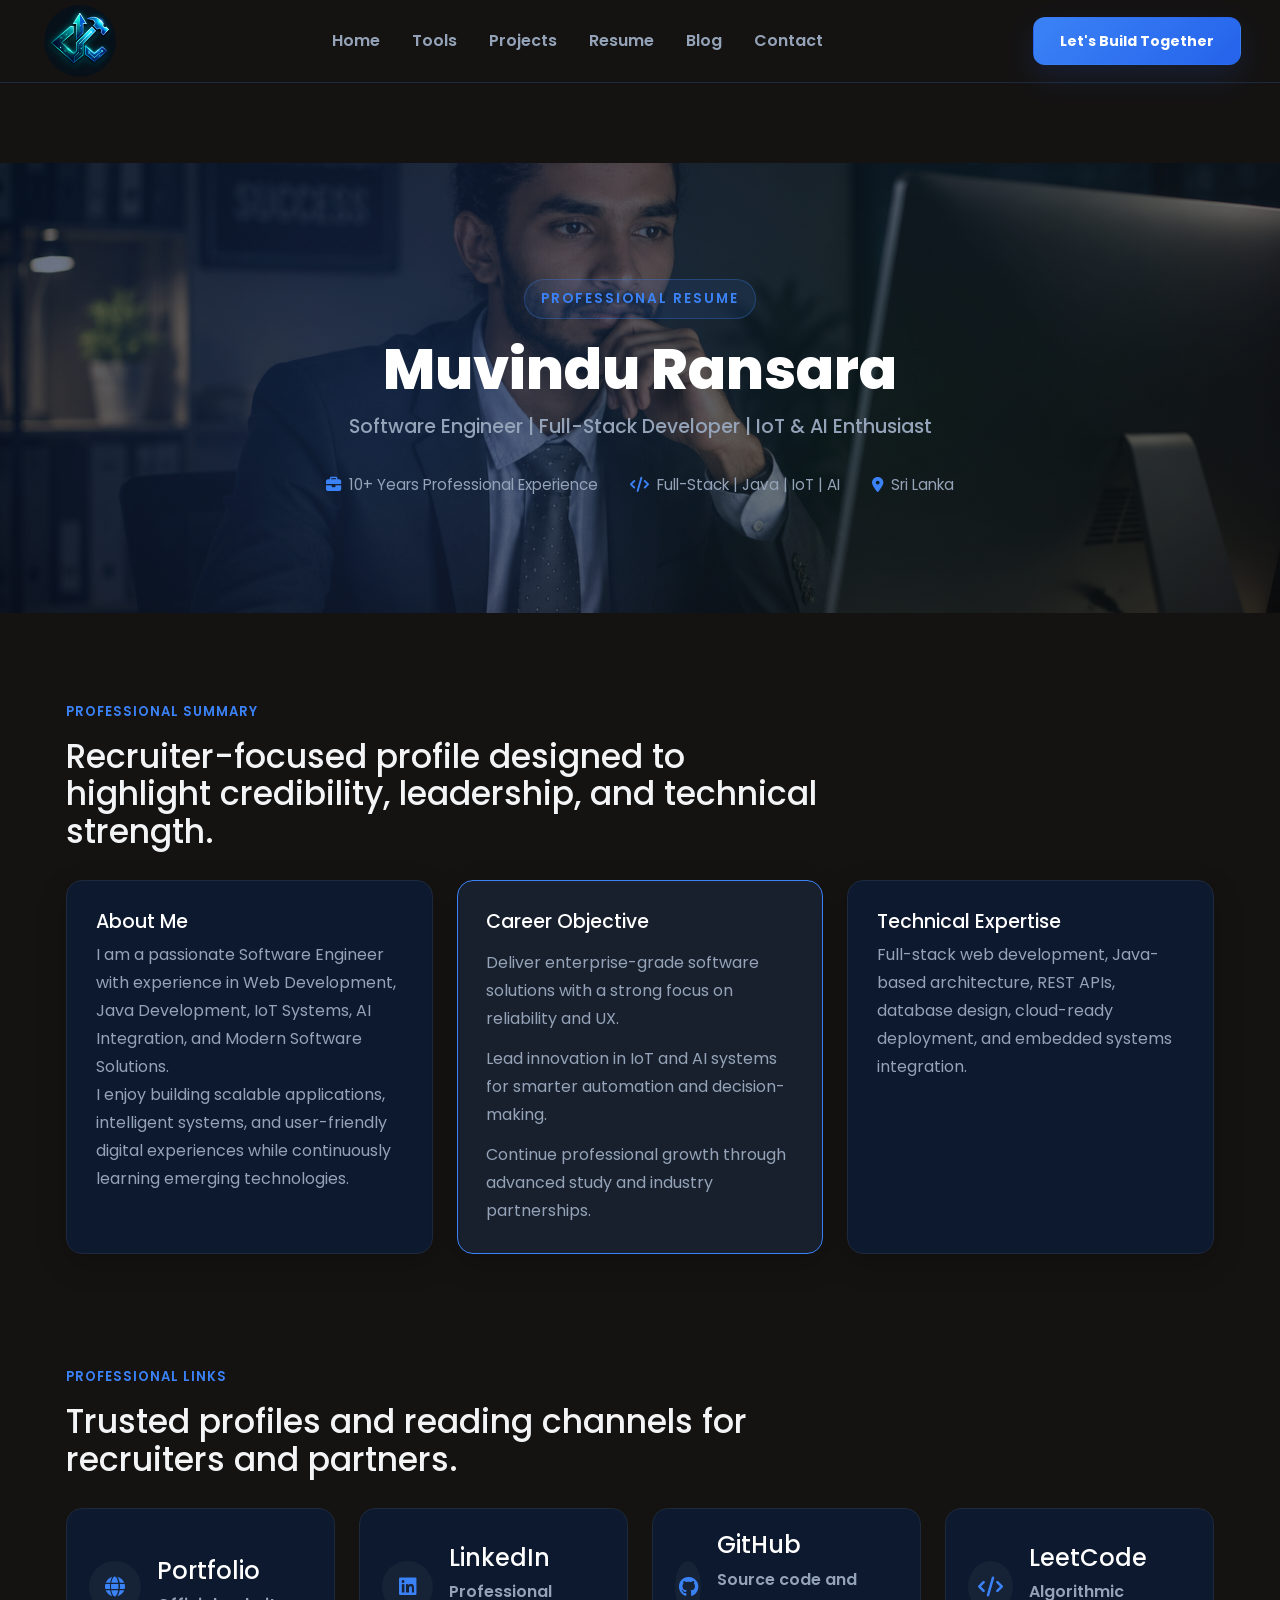
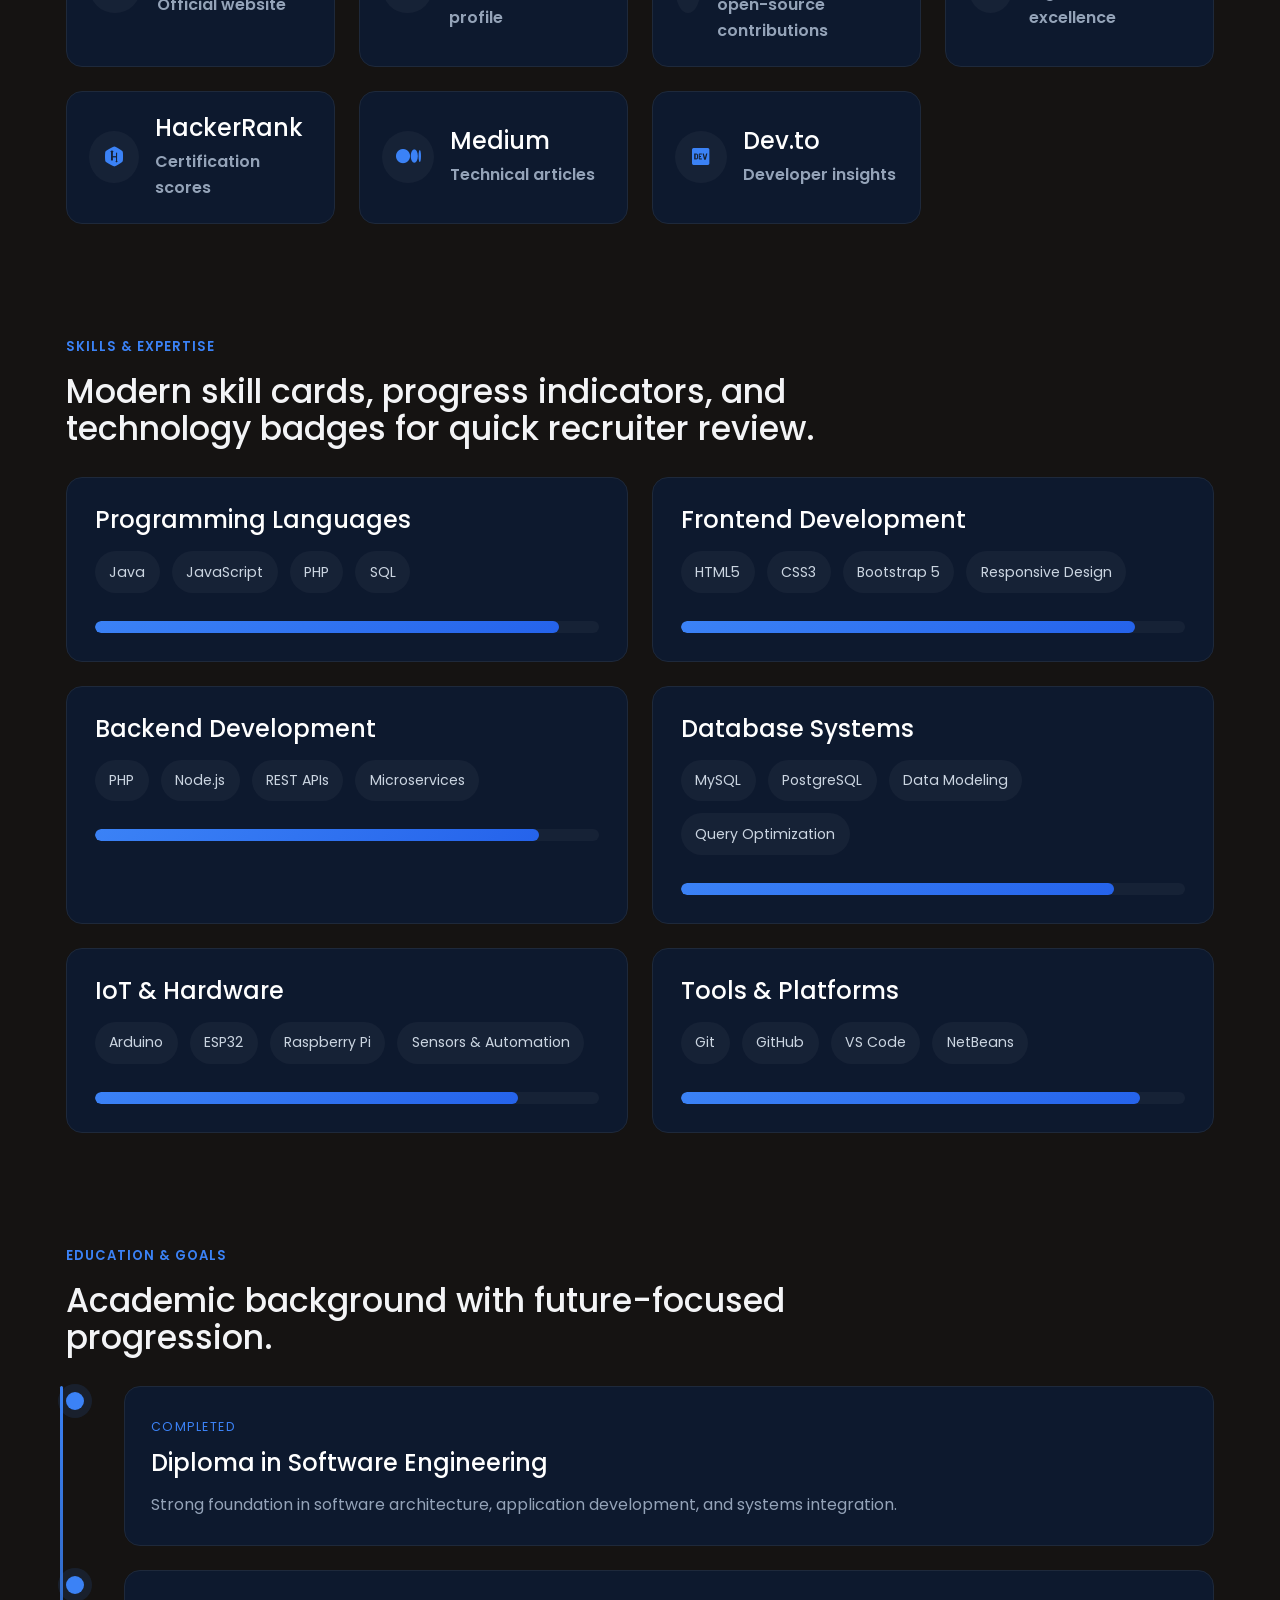
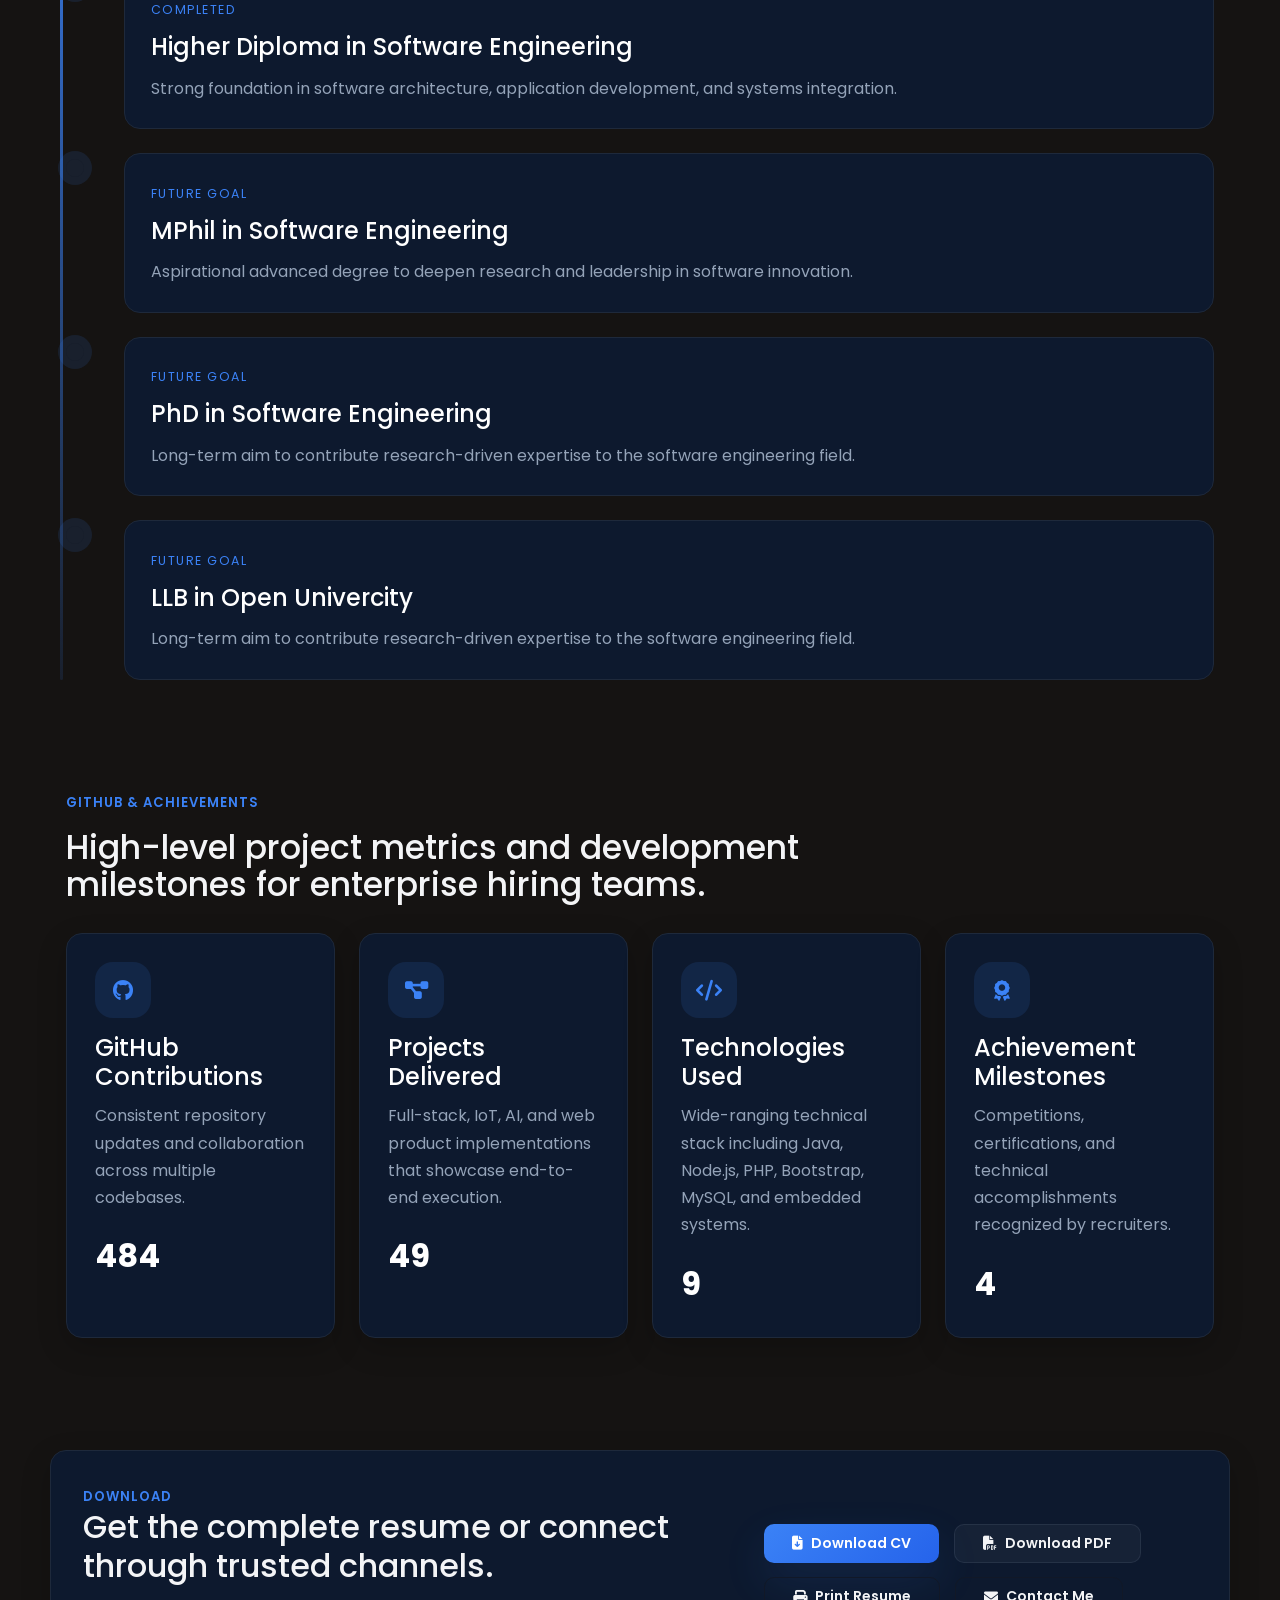
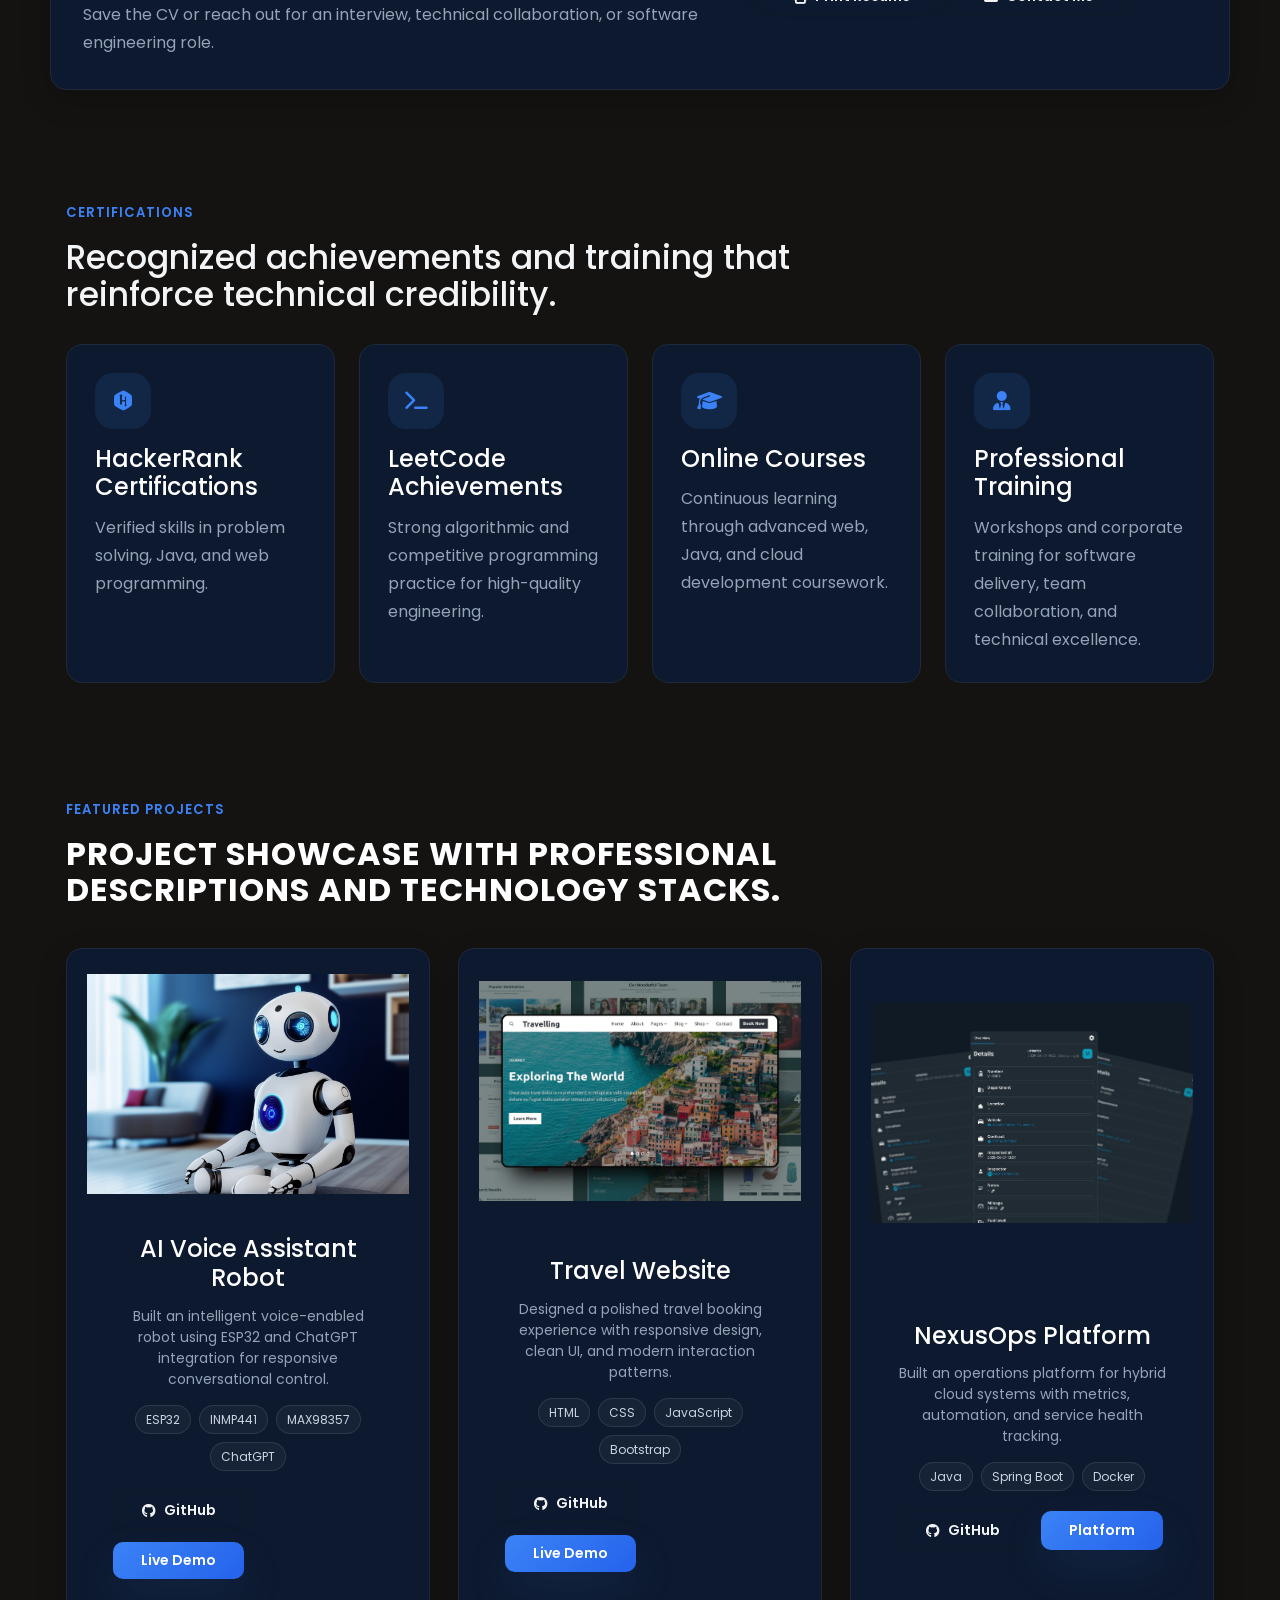
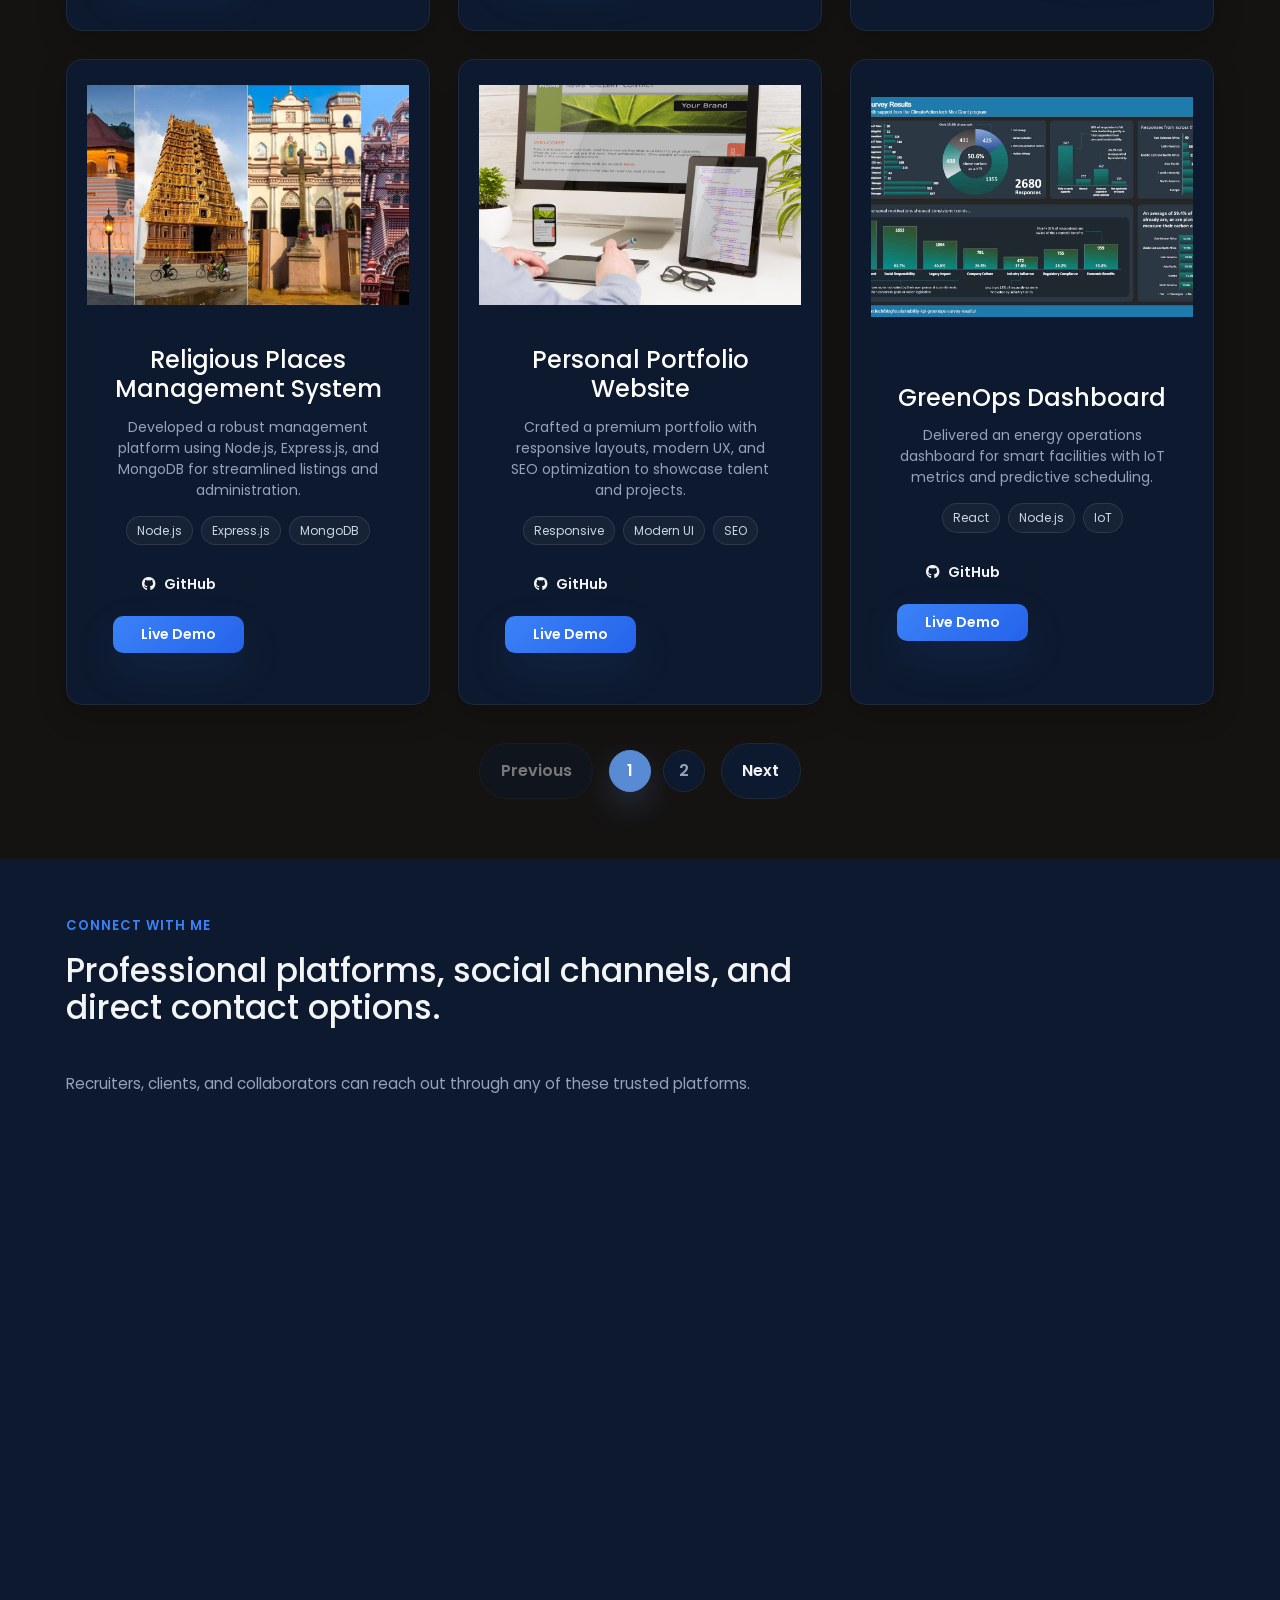
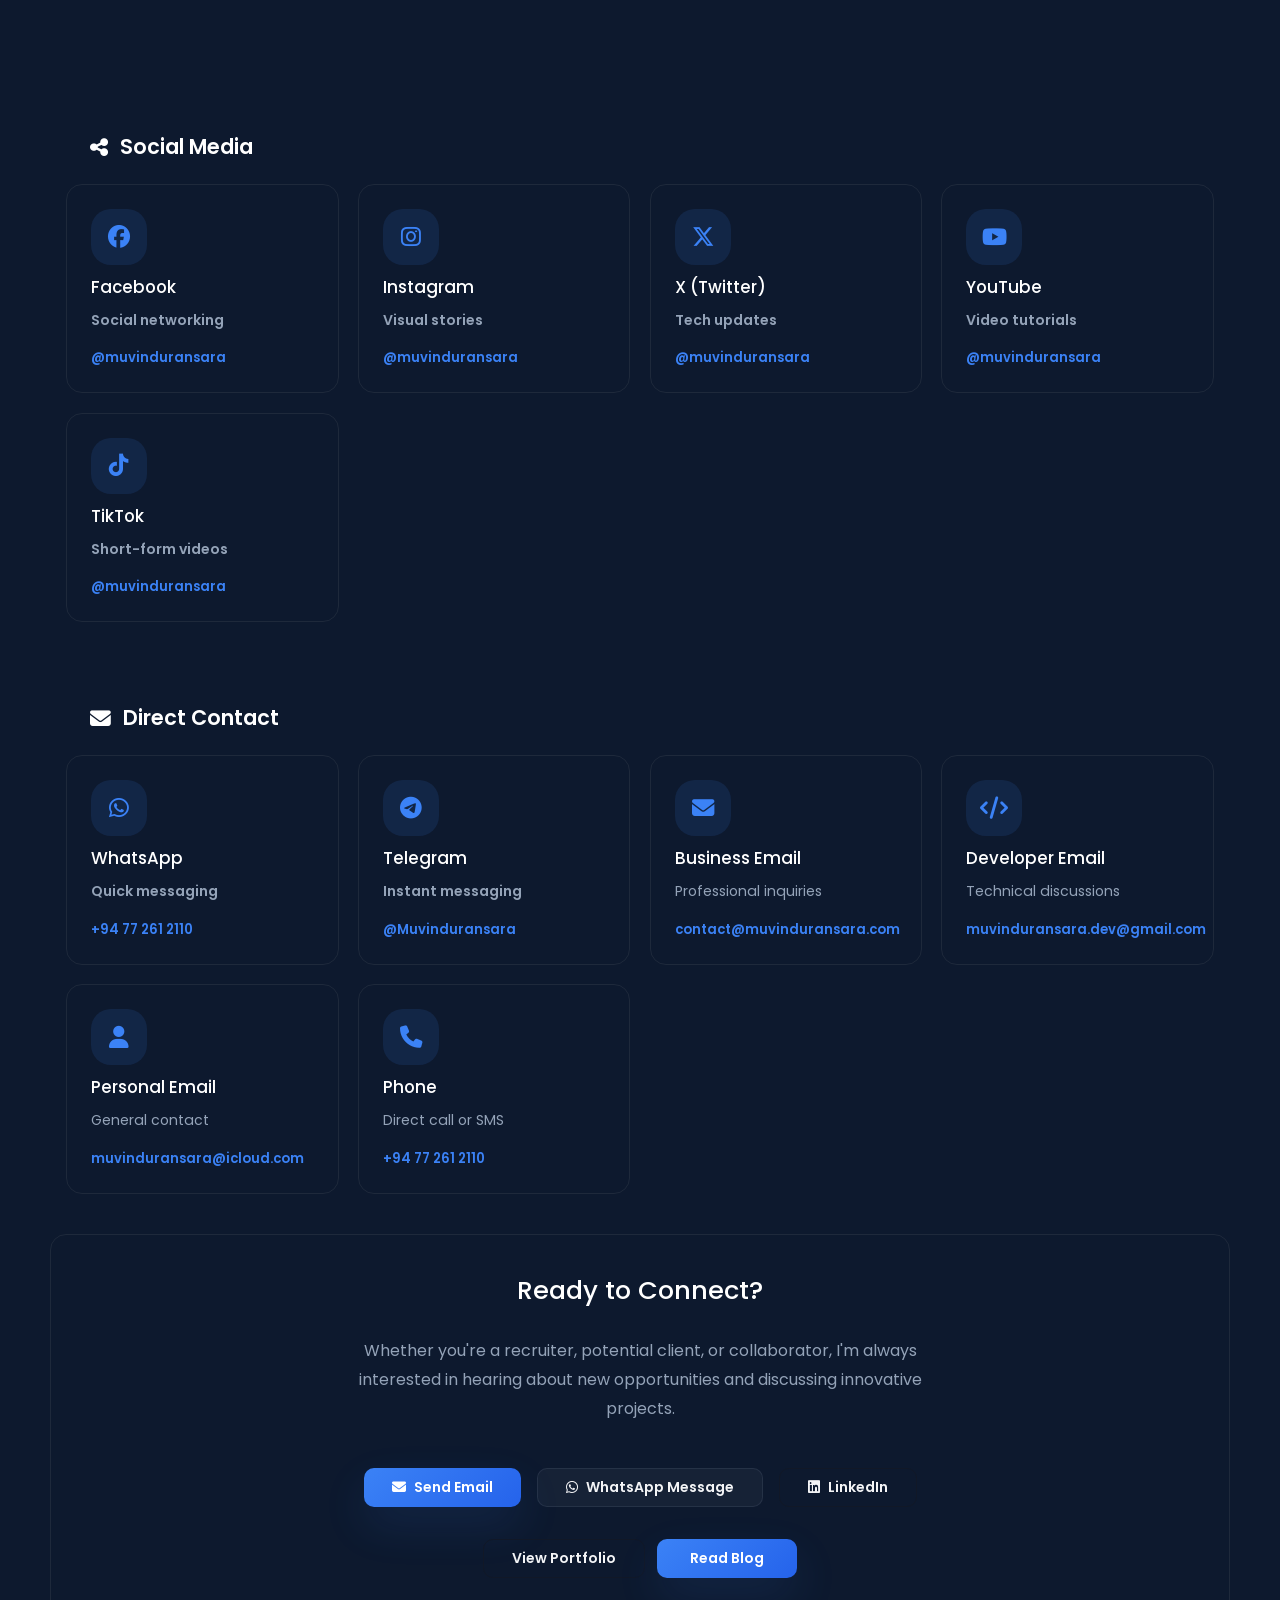
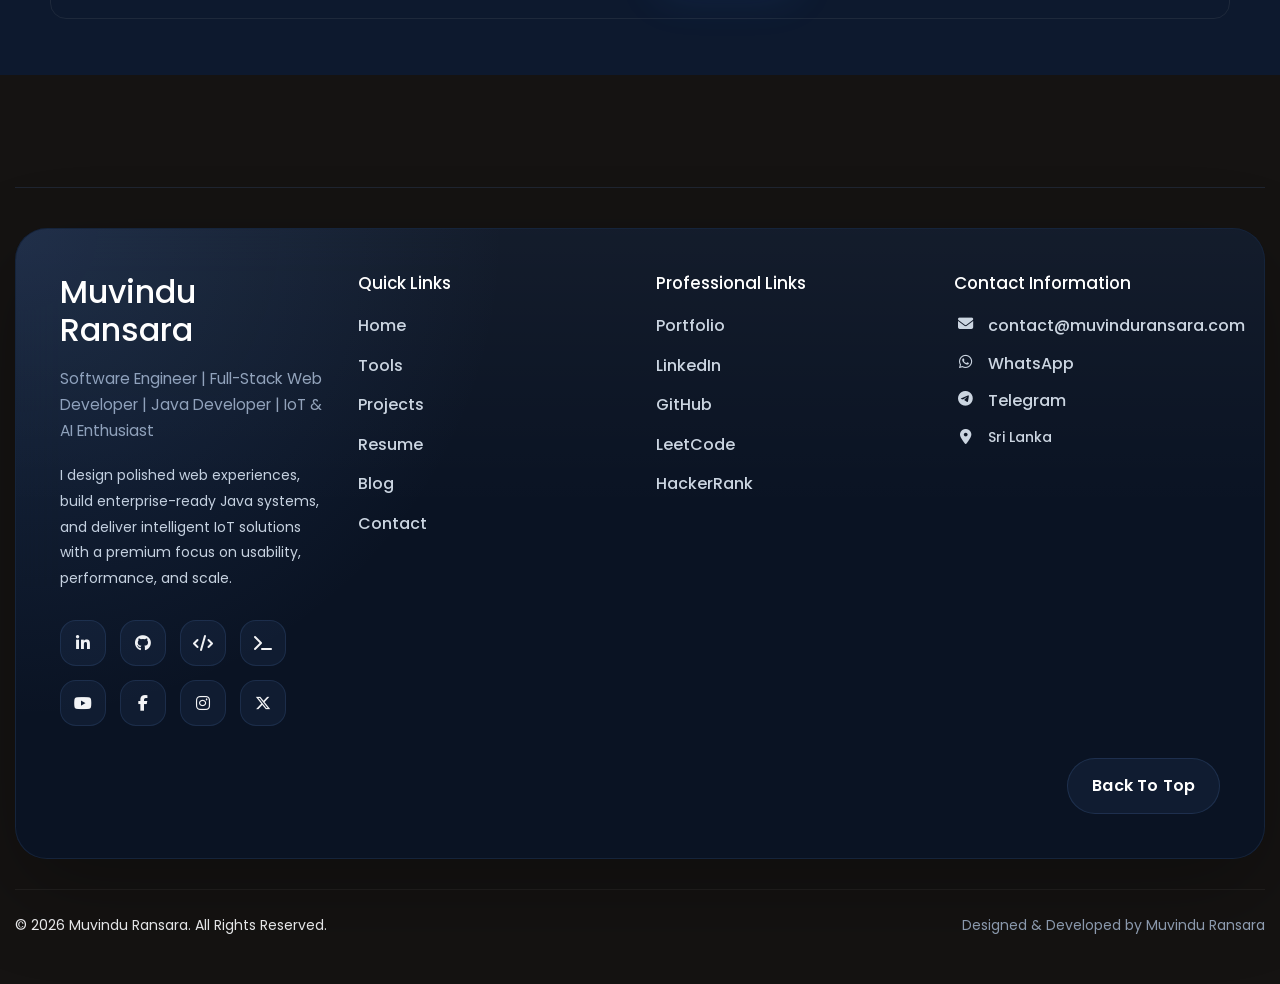
<file: resume.html>
<!DOCTYPE html>
<html lang="en">
<head>
    <meta charset="UTF-8">
    <meta name="viewport" content="width=device-width, initial-scale=1.0">
    <title>Muvindu Ransara | Resume</title>
    <meta name="description" content="Professional resume page for Muvindu Ransara, Software Engineer, Full-Stack Developer, Java Developer, and IoT & AI Enthusiast.">
    <meta name="keywords" content="Muvindu Ransara, Resume, Software Engineer, Web Developer, Java Developer, IoT, AI">
    <meta name="author" content="Muvindu Ransara">
    <link rel="canonical" href="https://muvinduransara.com/resume">
    <meta property="og:title" content="Muvindu Ransara | Resume">
    <meta property="og:description" content="Recruiter-focused resume page for a professional software engineer with expertise in web development, Java, IoT, and AI.">
    <meta property="og:url" content="https://muvinduransara.com/resume">
    <meta property="og:type" content="website">
    <meta property="og:image" content="https://muvinduransara.com/my.png">
    <link rel="icon" href="image.png" type="image/x-icon">
    <link rel="stylesheet" href="https://cdnjs.cloudflare.com/ajax/libs/font-awesome/6.4.0/css/all.min.css">
    <link href="https://cdn.jsdelivr.net/npm/bootstrap@5.3.0/dist/css/bootstrap.min.css" rel="stylesheet">
    <link rel="preconnect" href="https://fonts.googleapis.com">
    <link rel="preconnect" href="https://fonts.gstatic.com" crossorigin>
    <link href="https://fonts.googleapis.com/css2?family=Poppins:wght@400;500;600;700;800&display=swap" rel="stylesheet">
    <link rel="stylesheet" href="resume.css">
    <link rel="stylesheet" href="style.css">
</head>
<body>
    <div class="resume-background"></div>

    <div id="header"></div>

    <!-- Resume Hero Section -->
    <section class="resume-hero">
        <img src="my.png" alt="Muvindu Ransara Resume">
        <div class="resume-hero-overlay"></div>
        <div class="resume-hero-content">
            <span class="resume-category">Professional Resume</span>
            <h1 class="resume-title">Muvindu Ransara</h1>
            <p class="resume-subtitle">Software Engineer | Full-Stack Developer | IoT & AI Enthusiast</p>
            <div class="resume-hero-meta">
                <span><i class="fas fa-briefcase"></i> 10+ Years Professional Experience</span>
                <span><i class="fas fa-code"></i> Full-Stack | Java | IoT | AI</span>
                <span><i class="fas fa-location-dot"></i> Sri Lanka</span>
            </div>
        </div>
    </section>

    <main class="resume-main">
        <!-- <section id="home" class="hero-section reveal">
            <div class="container hero-grid align-items-center">
                <div class="hero-copy">
                    <p class="eyebrow">Professional Resume</p>
                    <h1>Muvindu Ransara</h1>
                    <p class="hero-title">Software Engineer | Full-Stack Web Developer | Java Developer | IoT & AI Enthusiast</p>
                    <p class="hero-description">I am a passionate Software Engineer with experience in Web Development, Java Development, IoT Systems, AI Integration, and Modern Software Solutions. I enjoy building scalable applications, intelligent systems, and user-friendly digital experiences while continuously learning emerging technologies.</p>
                    <div class="hero-actions">
                        <a href="A.J.Muvindu_Ransara_FlowCV.pdf" class="btn btn-primary" target="_blank" download>
                            <i class="fas fa-download"></i> Download CV
                        </a>
                        <a href="mailto:muvinduransara@icloud.com" class="btn btn-secondary">
                            <i class="fas fa-envelope"></i> Contact Me
                        </a>
                    </div>
                    <div class="hero-social" aria-label="Social media and profile links">
                        <a href="https://muvinduransara.com" target="_blank" rel="noopener noreferrer" aria-label="Portfolio"><i class="fas fa-globe"></i></a>
                        <a href="https://www.linkedin.com/in/muvinduransara" target="_blank" rel="noopener noreferrer" aria-label="LinkedIn"><i class="fab fa-linkedin"></i></a>
                        <a href="https://github.com/muvinduransara" target="_blank" rel="noopener noreferrer" aria-label="GitHub"><i class="fab fa-github"></i></a>
                        <a href="https://leetcode.com" target="_blank" rel="noopener noreferrer" aria-label="LeetCode"><i class="fas fa-code"></i></a>
                        <a href="https://www.hackerrank.com" target="_blank" rel="noopener noreferrer" aria-label="HackerRank"><i class="fab fa-hackerrank"></i></a>
                        <a href="https://medium.com" target="_blank" rel="noopener noreferrer" aria-label="Medium"><i class="fab fa-medium"></i></a>
                        <a href="https://dev.to" target="_blank" rel="noopener noreferrer" aria-label="Dev.to"><i class="fab fa-dev"></i></a>
                    </div>
                </div>
                <aside class="hero-card">
                    <div class="profile-stack">
                        <div class="profile-media">
                            <img src="my.png" alt="Muvindu Ransara" loading="lazy">
                        </div>
                        <div class="profile-summary">
                            <span>Software Engineer</span>
                            <p>Experienced professional building modern web applications, Java systems, and intelligent IoT solutions designed for growth and innovation.</p>
                        </div>
                    </div>
                    <div class="hero-highlights">
                        <article>
                            <h3>10+ Years</h3>
                            <p>Professional experience across software engineering, web development and IoT.</p>
                        </article>
                        <article>
                            <h3>4 Core Areas</h3>
                            <p>Full-stack web, Java, IoT, and AI-powered solutions.</p>
                        </article>
                        <article>
                            <h3>Trusted Work</h3>
                            <p>Recruiter friendly resume layout for global hiring managers.</p>
                        </article>
                    </div>
                </aside>
            </div>
        </section> -->

        <section id="about" class="section-panel summary-section reveal">
            <div class="container section-header">
                <span class="section-label">Professional Summary</span>
                <h2>Recruiter-focused profile designed to highlight credibility, leadership, and technical strength.</h2>
            </div>
            <div class="container summary-grid">
                <div class="summary-card">
                    <h3>About Me</h3>
                    <p>I am a passionate Software Engineer with experience in Web Development, Java Development, IoT Systems, AI Integration, and Modern Software Solutions.</p>
                    <p>I enjoy building scalable applications, intelligent systems, and user-friendly digital experiences while continuously learning emerging technologies.</p>
                </div>
                <div class="summary-card accent-card">
                    <h3>Career Objective</h3>
                    <ul>
                        <li>Deliver enterprise-grade software solutions with a strong focus on reliability and UX.</li>
                        <li>Lead innovation in IoT and AI systems for smarter automation and decision-making.</li>
                        <li>Continue professional growth through advanced study and industry partnerships.</li>
                    </ul>
                </div>
                <div class="summary-card">
                    <h3>Technical Expertise</h3>
                    <p>Full-stack web development, Java-based architecture, REST APIs, database design, cloud-ready deployment, and embedded systems integration.</p>
                </div>
            </div>
        </section>

        <section id="links" class="section-panel links-section reveal">
            <div class="container section-header">
                <span class="section-label">Professional Links</span>
                <h2>Trusted profiles and reading channels for recruiters and partners.</h2>
            </div>
            <div class="container links-grid">
                <a href="https://muvinduransara.com" target="_blank" rel="noopener noreferrer" class="link-card reveal">
                    <i class="fas fa-globe"></i>
                    <div>
                        <h4>Portfolio</h4>
                        <p>Official website</p>
                    </div>
                </a>
                <a href="https://www.linkedin.com/in/muvinduransara" target="_blank" rel="noopener noreferrer" class="link-card reveal">
                    <i class="fab fa-linkedin"></i>
                    <div>
                        <h4>LinkedIn</h4>
                        <p>Professional profile</p>
                    </div>
                </a>
                <a href="https://github.com/muvinduransara" target="_blank" rel="noopener noreferrer" class="link-card reveal">
                    <i class="fab fa-github"></i>
                    <div>
                        <h4>GitHub</h4>
                        <p>Source code and open-source contributions</p>
                    </div>
                </a>
                <a href="https://leetcode.com" target="_blank" rel="noopener noreferrer" class="link-card reveal">
                    <i class="fas fa-code"></i>
                    <div>
                        <h4>LeetCode</h4>
                        <p>Algorithmic excellence</p>
                    </div>
                </a>
                <a href="https://www.hackerrank.com" target="_blank" rel="noopener noreferrer" class="link-card reveal">
                    <i class="fab fa-hackerrank"></i>
                    <div>
                        <h4>HackerRank</h4>
                        <p>Certification scores</p>
                    </div>
                </a>
                <a href="https://medium.com" target="_blank" rel="noopener noreferrer" class="link-card reveal">
                    <i class="fab fa-medium"></i>
                    <div>
                        <h4>Medium</h4>
                        <p>Technical articles</p>
                    </div>
                </a>
                <a href="https://dev.to" target="_blank" rel="noopener noreferrer" class="link-card reveal">
                    <i class="fab fa-dev"></i>
                    <div>
                        <h4>Dev.to</h4>
                        <p>Developer insights</p>
                    </div>
                </a>
            </div>
        </section>

        <section id="skills" class="section-panel skills-section reveal">
            <div class="container section-header">
                <span class="section-label">Skills & Expertise</span>
                <h2>Modern skill cards, progress indicators, and technology badges for quick recruiter review.</h2>
            </div>
            <div class="container skills-grid">
                <article class="skill-card reveal">
                    <h4>Programming Languages</h4>
                    <div class="skill-chip">Java</div>
                    <div class="skill-chip">JavaScript</div>
                    <div class="skill-chip">PHP</div>
                    <div class="skill-chip">SQL</div>
                    <div class="skill-bar"><span style="width: 92%"></span><small>Advanced Java</small></div>
                </article>
                <article class="skill-card reveal">
                    <h4>Frontend Development</h4>
                    <div class="skill-chip">HTML5</div>
                    <div class="skill-chip">CSS3</div>
                    <div class="skill-chip">Bootstrap 5</div>
                    <div class="skill-chip">Responsive Design</div>
                    <div class="skill-bar"><span style="width: 90%"></span><small>Modern UI</small></div>
                </article>
                <article class="skill-card reveal">
                    <h4>Backend Development</h4>
                    <div class="skill-chip">PHP</div>
                    <div class="skill-chip">Node.js</div>
                    <div class="skill-chip">REST APIs</div>
                    <div class="skill-chip">Microservices</div>
                    <div class="skill-bar"><span style="width: 88%"></span><small>API Design</small></div>
                </article>
                <article class="skill-card reveal">
                    <h4>Database Systems</h4>
                    <div class="skill-chip">MySQL</div>
                    <div class="skill-chip">PostgreSQL</div>
                    <div class="skill-chip">Data Modeling</div>
                    <div class="skill-chip">Query Optimization</div>
                    <div class="skill-bar"><span style="width: 86%"></span><small>Data Architecture</small></div>
                </article>
                <article class="skill-card reveal">
                    <h4>IoT & Hardware</h4>
                    <div class="skill-chip">Arduino</div>
                    <div class="skill-chip">ESP32</div>
                    <div class="skill-chip">Raspberry Pi</div>
                    <div class="skill-chip">Sensors & Automation</div>
                    <div class="skill-bar"><span style="width: 84%"></span><small>Embedded IoT</small></div>
                </article>
                <article class="skill-card reveal">
                    <h4>Tools & Platforms</h4>
                    <div class="skill-chip">Git</div>
                    <div class="skill-chip">GitHub</div>
                    <div class="skill-chip">VS Code</div>
                    <div class="skill-chip">NetBeans</div>
                    <div class="skill-bar"><span style="width: 91%"></span><small>Developer Workflow</small></div>
                </article>
            </div>
        </section>

        <section id="education" class="section-panel timeline-section reveal">
            <div class="container section-header">
                <span class="section-label">Education & Goals</span>
                <h2>Academic background with future-focused progression.</h2>
            </div>
            <div class="container timeline-grid">
                <div class="timeline-line"></div>
                <article class="timeline-item reveal">
                    <span class="timeline-marker"></span>
                    <div class="timeline-card">
                        <small>Completed</small>
                        <h4>Diploma in Software Engineering</h4>
                        <p>Strong foundation in software architecture, application development, and systems integration.</p>
                    </div>
                </article>
                <article class="timeline-item reveal">
                    <span class="timeline-marker"></span>
                    <div class="timeline-card">
                        <small>Completed</small>
                        <h4>Higher Diploma in Software Engineering</h4>
                        <p>Strong foundation in software architecture, application development, and systems integration.</p>
                    </div>
                </article>
                <article class="timeline-item future reveal">
                    <span class="timeline-marker"></span>
                    <div class="timeline-card">
                        <small>Future Goal</small>
                        <h4>MPhil in Software Engineering</h4>
                        <p>Aspirational advanced degree to deepen research and leadership in software innovation.</p>
                    </div>
                </article>
                <article class="timeline-item future reveal">
                    <span class="timeline-marker"></span>
                    <div class="timeline-card">
                        <small>Future Goal</small>
                        <h4>PhD in Software Engineering</h4>
                        <p>Long-term aim to contribute research-driven expertise to the software engineering field.</p>
                    </div>
                </article>
                <article class="timeline-item future reveal">
                    <span class="timeline-marker"></span>
                    <div class="timeline-card">
                        <small>Future Goal</small>
                        <h4>LLB in Open Univercity</h4>
                        <p>Long-term aim to contribute research-driven expertise to the software engineering field.</p>
                    </div>
                </article>
            </div>
        </section>

        <section id="achievements" class="section-panel achievements-section reveal">
            <div class="container section-header">
                <span class="section-label">GitHub & Achievements</span>
                <h2>High-level project metrics and development milestones for enterprise hiring teams.</h2>
            </div>
            <div class="container achievements-grid">
                <article class="achievement-card reveal">
                    <div class="achievement-icon"><i class="fab fa-github"></i></div>
                    <h4>GitHub Contributions</h4>
                    <p>Consistent repository updates and collaboration across multiple codebases.</p>
                    <strong class="count-up" data-target="485">485</strong>
                </article>
                <article class="achievement-card reveal">
                    <div class="achievement-icon"><i class="fas fa-project-diagram"></i></div>
                    <h4>Projects Delivered</h4>
                    <p>Full-stack, IoT, AI, and web product implementations that showcase end-to-end execution.</p>
                    <strong class="count-up" data-target="50">50</strong>
                </article>
                <article class="achievement-card reveal">
                    <div class="achievement-icon"><i class="fas fa-code"></i></div>
                    <h4>Technologies Used</h4>
                    <p>Wide-ranging technical stack including Java, Node.js, PHP, Bootstrap, MySQL, and embedded systems.</p>
                    <strong class="count-up" data-target="10">10</strong>
                </article>
                <article class="achievement-card reveal">
                    <div class="achievement-icon"><i class="fas fa-award"></i></div>
                    <h4>Achievement Milestones</h4>
                    <p>Competitions, certifications, and technical accomplishments recognized by recruiters.</p>
                    <strong class="count-up" data-target="5">5</strong>
                </article>
            </div>
        </section>

        <section id="download" class="section-panel download-section reveal">
            <div class="download-card">
                <div>
                    <span class="section-label">Download</span>
                    <h2>Get the complete resume or connect through trusted channels.</h2>
                    <p>Save the CV or reach out for an interview, technical collaboration, or software engineering role.</p>
                </div>
                <div class="download-actions">
                    <a href="A.J.Muvindu_Ransara_FlowCV.pdf" class="btn btn-primary" target="_blank" download><i class="fas fa-file-download"></i> Download CV</a>
                    <a href="cv-auther.pdf" class="btn btn-secondary" target="_blank" download><i class="fas fa-file-pdf"></i> Download PDF</a>
                    <button class="btn btn-outline-light" id="printResume"><i class="fas fa-print"></i> Print Resume</button>
                    <a href="mailto:muvinduransara@icloud.com" class="btn btn-outline-light"><i class="fas fa-envelope"></i> Contact Me</a>
                </div>
            </div>
        </section>

        <section id="certifications" class="section-panel certifications-section reveal">
            <div class="container section-header">
                <span class="section-label">Certifications</span>
                <h2>Recognized achievements and training that reinforce technical credibility.</h2>
            </div>
            <div class="container certifications-grid">
                <article class="cert-card reveal">
                    <div class="cert-icon"><i class="fab fa-hackerrank"></i></div>
                    <h4>HackerRank Certifications</h4>
                    <p>Verified skills in problem solving, Java, and web programming.</p>
                </article>
                <article class="cert-card reveal">
                    <div class="cert-icon"><i class="fas fa-terminal"></i></div>
                    <h4>LeetCode Achievements</h4>
                    <p>Strong algorithmic and competitive programming practice for high-quality engineering.</p>
                </article>
                <article class="cert-card reveal">
                    <div class="cert-icon"><i class="fas fa-graduation-cap"></i></div>
                    <h4>Online Courses</h4>
                    <p>Continuous learning through advanced web, Java, and cloud development coursework.</p>
                </article>
                <article class="cert-card reveal">
                    <div class="cert-icon"><i class="fas fa-user-tie"></i></div>
                    <h4>Professional Training</h4>
                    <p>Workshops and corporate training for software delivery, team collaboration, and technical excellence.</p>
                </article>
            </div>
        </section>

        <section id="projects" class="section-panel projects-section reveal">
            <div class="container section-header">
                <span class="section-label">Featured Projects</span>
                <h2>Project showcase with professional descriptions and technology stacks.</h2>
            </div>
            <div class="container projects-wrapper">
                <div class="projects-grid" id="projectGrid" aria-live="polite">
                    <article class="project-card reveal">
                        <div class="project-screenshot"><img src="ai_robot.png" alt="AI Voice Assistant Robot"></div>
                        <div class="project-copy">
                            <h4>AI Voice Assistant Robot</h4>
                            <p>Built an intelligent voice-enabled robot using ESP32 and ChatGPT integration for responsive conversational control.</p>
                            <div class="project-tags">
                                <span>ESP32</span>
                                <span>INMP441</span>
                                <span>MAX98357</span>
                                <span>ChatGPT</span>
                            </div>
                            <div class="project-actions">
                                <a href="#" class="btn btn-outline-light btn-sm"><i class="fab fa-github"></i> GitHub</a>
                                <a href="#" class="btn btn-primary btn-sm">Live Demo</a>
                            </div>
                        </div>
                    </article>
                    <article class="project-card reveal">
                        <div class="project-screenshot"><img src="temple.png" alt="Religious Places Management System"></div>
                        <div class="project-copy">
                            <h4>Religious Places Management System</h4>
                            <p>Developed a robust management platform using Node.js, Express.js, and MongoDB for streamlined listings and administration.</p>
                            <div class="project-tags">
                                <span>Node.js</span>
                                <span>Express.js</span>
                                <span>MongoDB</span>
                            </div>
                            <div class="project-actions">
                                <a href="#" class="btn btn-outline-light btn-sm"><i class="fab fa-github"></i> GitHub</a>
                                <a href="#" class="btn btn-primary btn-sm">Live Demo</a>
                            </div>
                        </div>
                    </article>
                    <article class="project-card reveal">
                        <div class="project-screenshot"><img src="travel.png" alt="Travel Website"></div>
                        <div class="project-copy">
                            <h4>Travel Website</h4>
                            <p>Designed a polished travel booking experience with responsive design, clean UI, and modern interaction patterns.</p>
                            <div class="project-tags">
                                <span>HTML</span>
                                <span>CSS</span>
                                <span>JavaScript</span>
                                <span>Bootstrap</span>
                            </div>
                            <div class="project-actions">
                                <a href="#" class="btn btn-outline-light btn-sm"><i class="fab fa-github"></i> GitHub</a>
                                <a href="#" class="btn btn-primary btn-sm">Live Demo</a>
                            </div>
                        </div>
                    </article>
                    <article class="project-card reveal">
                        <div class="project-screenshot"><img src="potfoliyo.png" alt="Personal Portfolio Website"></div>
                        <div class="project-copy">
                            <h4>Personal Portfolio Website</h4>
                            <p>Crafted a premium portfolio with responsive layouts, modern UX, and SEO optimization to showcase talent and projects.</p>
                            <div class="project-tags">
                                <span>Responsive</span>
                                <span>Modern UI</span>
                                <span>SEO</span>
                            </div>
                            <div class="project-actions">
                                <a href="#" class="btn btn-outline-light btn-sm"><i class="fab fa-github"></i> GitHub</a>
                                <a href="#" class="btn btn-primary btn-sm">Live Demo</a>
                            </div>
                        </div>
                    </article>
                    <article class="project-card reveal">
                        <div class="project-screenshot"><img src="netfix.png" alt="NexusOps Platform"></div>
                        <div class="project-copy">
                            <h4>NexusOps Platform</h4>
                            <p>Built an operations platform for hybrid cloud systems with metrics, automation, and service health tracking.</p>
                            <div class="project-tags">
                                <span>Java</span>
                                <span>Spring Boot</span>
                                <span>Docker</span>
                            </div>
                            <div class="project-actions">
                                <a href="#" class="btn btn-outline-light btn-sm"><i class="fab fa-github"></i> GitHub</a>
                                <a href="#" class="btn btn-primary btn-sm">Platform</a>
                            </div>
                        </div>
                    </article>
                    <article class="project-card reveal">
                        <div class="project-screenshot"><img src="greenops.png" alt="GreenOps Dashboard"></div>
                        <div class="project-copy">
                            <h4>GreenOps Dashboard</h4>
                            <p>Delivered an energy operations dashboard for smart facilities with IoT metrics and predictive scheduling.</p>
                            <div class="project-tags">
                                <span>React</span>
                                <span>Node.js</span>
                                <span>IoT</span>
                            </div>
                            <div class="project-actions">
                                <a href="#" class="btn btn-outline-light btn-sm"><i class="fab fa-github"></i> GitHub</a>
                                <a href="#" class="btn btn-primary btn-sm">Live Demo</a>
                            </div>
                        </div>
                    </article>
                    <article class="project-card reveal">
                        <div class="project-screenshot"><img src="greenops.png" alt="GreenOps Dashboard"></div>
                        <div class="project-copy">
                            <h4>GreenOps Dashboard</h4>
                            <p>Delivered an energy operations dashboard for smart facilities with IoT metrics and predictive scheduling.</p>
                            <div class="project-tags">
                                <span>React</span>
                                <span>Node.js</span>
                                <span>IoT</span>
                            </div>
                            <div class="project-actions">
                                <a href="#" class="btn btn-outline-light btn-sm"><i class="fab fa-github"></i> GitHub</a>
                                <a href="#" class="btn btn-primary btn-sm">Live Demo</a>
                            </div>
                        </div>
                    </article>
                </div>
                <div class="project-pagination-controls">
                    <button type="button" class="pagination-btn prev-btn" aria-label="Previous project page">Previous</button>
                    <div class="pagination-numbers" id="projectPagination" role="navigation" aria-label="Project pages"></div>
                    <button type="button" class="pagination-btn next-btn" aria-label="Next project page">Next</button>
                </div>
            </div>
        </section>

        <section id="professional-links" class="section-panel professional-links-section reveal">
            <div class="container section-header">
                <span class="section-label">Connect With Me</span>
                <h2>Professional platforms, social channels, and direct contact options.</h2>
                <p class="section-subtitle">Recruiters, clients, and collaborators can reach out through any of these trusted platforms.</p>
            </div>

            <!-- PROFESSIONAL PLATFORMS -->
            <div class="container links-category">
                <h3 class="category-title reveal"><i class="fas fa-briefcase"></i> Professional Platforms</h3>
                <div class="contact-links-grid">
                    <a href="https://muvinduransara.com" target="_blank" rel="noopener noreferrer" class="contact-link-card reveal primary-link">
                        <div class="link-icon"><i class="fas fa-globe"></i></div>
                        <h4>Portfolio</h4>
                        <p>Official website showcase</p>
                        <span class="link-label">muvinduransara.com</span>
                    </a>
                    <a href="https://www.linkedin.com/in/muvinduransara" target="_blank" rel="noopener noreferrer" class="contact-link-card reveal primary-link">
                        <div class="link-icon"><i class="fab fa-linkedin"></i></div>
                        <h4>LinkedIn</h4>
                        <p>Professional network</p>
                        <span class="link-label">@muvinduransara</span>
                    </a>
                    <a href="https://github.com/muvinduransara" target="_blank" rel="noopener noreferrer" class="contact-link-card reveal primary-link">
                        <div class="link-icon"><i class="fab fa-github"></i></div>
                        <h4>GitHub</h4>
                        <p>Code repositories</p>
                        <span class="link-label">@muvinduransara</span>
                    </a>
                    <a href="https://leetcode.com/u/muvinduransara" target="_blank" rel="noopener noreferrer" class="contact-link-card reveal">
                        <div class="link-icon"><i class="fas fa-code"></i></div>
                        <h4>LeetCode</h4>
                        <p>Algorithmic problems</p>
                        <span class="link-label">@muvinduransara</span>
                    </a>
                    <a href="https://www.hackerrank.com/muvinduransara" target="_blank" rel="noopener noreferrer" class="contact-link-card reveal">
                        <div class="link-icon"><i class="fab fa-hackerrank"></i></div>
                        <h4>HackerRank</h4>
                        <p>Certifications & achievements</p>
                        <span class="link-label">@muvinduransara</span>
                    </a>
                    <a href="https://medium.com/@muvinduransara" target="_blank" rel="noopener noreferrer" class="contact-link-card reveal">
                        <div class="link-icon"><i class="fab fa-medium"></i></div>
                        <h4>Medium</h4>
                        <p>Technical articles</p>
                        <span class="link-label">@muvinduransara</span>
                    </a>
                    <a href="https://dev.to/muvinduransara" target="_blank" rel="noopener noreferrer" class="contact-link-card reveal">
                        <div class="link-icon"><i class="fab fa-dev"></i></div>
                        <h4>Dev.to</h4>
                        <p>Developer community</p>
                        <span class="link-label">@muvinduransara</span>
                    </a>
                </div>
            </div>

            <!-- SOCIAL MEDIA -->
            <div class="container links-category">
                <h3 class="category-title reveal"><i class="fas fa-share-alt"></i> Social Media</h3>
                <div class="contact-links-grid">
                    <a href="https://facebook.com/muvinduransara" target="_blank" rel="noopener noreferrer" class="contact-link-card reveal">
                        <div class="link-icon"><i class="fab fa-facebook"></i></div>
                        <h4>Facebook</h4>
                        <p>Social networking</p>
                        <span class="link-label">@muvinduransara</span>
                    </a>
                    <a href="https://instagram.com/muvinduransara" target="_blank" rel="noopener noreferrer" class="contact-link-card reveal">
                        <div class="link-icon"><i class="fab fa-instagram"></i></div>
                        <h4>Instagram</h4>
                        <p>Visual stories</p>
                        <span class="link-label">@muvinduransara</span>
                    </a>
                    <a href="https://x.com/muvinduransara" target="_blank" rel="noopener noreferrer" class="contact-link-card reveal">
                        <div class="link-icon"><i class="fab fa-x-twitter"></i></div>
                        <h4>X (Twitter)</h4>
                        <p>Tech updates</p>
                        <span class="link-label">@muvinduransara</span>
                    </a>
                    <a href="https://youtube.com/@muvinduransara" target="_blank" rel="noopener noreferrer" class="contact-link-card reveal">
                        <div class="link-icon"><i class="fab fa-youtube"></i></div>
                        <h4>YouTube</h4>
                        <p>Video tutorials</p>
                        <span class="link-label">@muvinduransara</span>
                    </a>
                    <a href="https://tiktok.com/@muvinduransara" target="_blank" rel="noopener noreferrer" class="contact-link-card reveal">
                        <div class="link-icon"><i class="fab fa-tiktok"></i></div>
                        <h4>TikTok</h4>
                        <p>Short-form videos</p>
                        <span class="link-label">@muvinduransara</span>
                    </a>
                </div>
            </div>

            <!-- MESSAGING & EMAIL -->
            <div class="container links-category">
                <h3 class="category-title reveal"><i class="fas fa-envelope"></i> Direct Contact</h3>
                <div class="contact-links-grid">
                    <a href="https://wa.me/94772612110" target="_blank" rel="noopener noreferrer" class="contact-link-card reveal">
                        <div class="link-icon"><i class="fab fa-whatsapp"></i></div>
                        <h4>WhatsApp</h4>
                        <p>Quick messaging</p>
                        <span class="link-label">+94 77 261 2110</span>
                    </a>
                    <a href="https://t.me/Muvinduransara" target="_blank" rel="noopener noreferrer" class="contact-link-card reveal">
                        <div class="link-icon"><i class="fab fa-telegram"></i></div>
                        <h4>Telegram</h4>
                        <p>Instant messaging</p>
                        <span class="link-label">@Muvinduransara</span>
                    </a>
                    <div class="contact-link-card reveal email-card" data-email="contact@muvinduransara.com">
                        <div class="link-icon"><i class="fas fa-envelope"></i></div>
                        <h4>Business Email</h4>
                        <p>Professional inquiries</p>
                        <span class="link-label">contact@muvinduransara.com</span>
                        <button class="copy-btn" title="Copy email"><i class="fas fa-copy"></i></button>
                    </div>
                    <div class="contact-link-card reveal email-card" data-email="muvinduransara.dev@gmail.com">
                        <div class="link-icon"><i class="fas fa-code"></i></div>
                        <h4>Developer Email</h4>
                        <p>Technical discussions</p>
                        <span class="link-label">muvinduransara.dev@gmail.com</span>
                        <button class="copy-btn" title="Copy email"><i class="fas fa-copy"></i></button>
                    </div>
                    <div class="contact-link-card reveal email-card" data-email="muvinduransara@icloud.com">
                        <div class="link-icon"><i class="fas fa-user"></i></div>
                        <h4>Personal Email</h4>
                        <p>General contact</p>
                        <span class="link-label">muvinduransara@icloud.com</span>
                        <button class="copy-btn" title="Copy email"><i class="fas fa-copy"></i></button>
                    </div>
                    <div class="contact-link-card reveal phone-card" onclick="navigator.clipboard.writeText('+94 77 261 2110')">
                        <div class="link-icon"><i class="fas fa-phone"></i></div>
                        <h4>Phone</h4>
                        <p>Direct call or SMS</p>
                        <span class="link-label">+94 77 261 2110</span>
                        <button class="copy-btn" title="Copy phone"><i class="fas fa-copy"></i></button>
                    </div>
                </div>
            </div>

            <!-- CTA SECTION -->
            <div class=" cta-section reveal">
                <div class="cta-content" >
                    <h3>Ready to Connect?</h3>
                    <p>Whether you're a recruiter, potential client, or collaborator, I'm always interested in hearing about new opportunities and discussing innovative projects.</p>
                    <div class="cta-buttons">
                        <a href="mailto:muvinduransara@icloud.com" class="btn btn-primary">
                            <i class="fas fa-envelope"></i> Send Email
                        </a>
                        <a href="https://wa.me/94772612110" target="_blank" rel="noopener noreferrer" class="btn btn-secondary">
                            <i class="fab fa-whatsapp"></i> WhatsApp Message
                        </a>
                        <a href="https://www.linkedin.com/in/muvinduransara" target="_blank" rel="noopener noreferrer" class="btn btn-outline-light">
                            <i class="fab fa-linkedin"></i> LinkedIn
                        </a>
                    </div>
                    <div class="page-switcher">
                        <a href="index.html" class="btn btn-outline-light btn-sm">View Portfolio</a>
                        <a href="blog.html" class="btn btn-primary btn-sm">Read Blog</a>
                    </div>
                </div>
            </div>
        </section>
    </main>

        <div id="footer"></div>
    <script src="script.js"></script>


    <script>
        const darkModeToggle = document.getElementById('darkModeToggle');
        const mobileMenuToggle = document.getElementById('mobileMenuToggle');
        const mobileNav = document.getElementById('mobileNav');
        const backToTop = document.getElementById('backToTop');
        const printResume = document.getElementById('printResume');

        const enableDarkMode = () => {
            document.body.classList.add('dark-mode');
            localStorage.setItem('resumeDarkMode', 'enabled');
            if (darkModeToggle) darkModeToggle.innerHTML = '<i class="fas fa-sun"></i>';
        };

        const disableDarkMode = () => {
            document.body.classList.remove('dark-mode');
            localStorage.setItem('resumeDarkMode', 'disabled');
            if (darkModeToggle) darkModeToggle.innerHTML = '<i class="fas fa-moon"></i>';
        };

        if (darkModeToggle) {
            darkModeToggle.addEventListener('click', () => {
                if (document.body.classList.contains('dark-mode')) {
                    disableDarkMode();
                } else {
                    enableDarkMode();
                }
            });

            if (localStorage.getItem('resumeDarkMode') === 'enabled') {
                enableDarkMode();
            }
        }

        if (mobileMenuToggle && mobileNav) {
            mobileMenuToggle.addEventListener('click', () => {
                mobileNav.classList.toggle('mobile-nav-open');
            });

            document.querySelectorAll('.resume-nav a, .mobile-nav a').forEach(link => {
                link.addEventListener('click', event => {
                    const target = event.target.getAttribute('href');
                    if (target && target.startsWith('#')) {
                        event.preventDefault();
                        const targetSection = document.querySelector(target);
                        if (targetSection) {
                            targetSection.scrollIntoView({ behavior: 'smooth', block: 'start' });
                        }
                        mobileNav.classList.remove('mobile-nav-open');
                    }
                });
            });
        } else {
            document.querySelectorAll('.resume-nav a, .mobile-nav a').forEach(link => {
                link.addEventListener('click', event => {
                    const target = event.target.getAttribute('href');
                    if (target && target.startsWith('#')) {
                        event.preventDefault();
                        const targetSection = document.querySelector(target);
                        if (targetSection) {
                            targetSection.scrollIntoView({ behavior: 'smooth', block: 'start' });
                        }
                    }
                });
            });
        }

        if (backToTop) {
            window.addEventListener('scroll', () => {
                if (window.scrollY > 450) {
                    backToTop.classList.add('visible');
                } else {
                    backToTop.classList.remove('visible');
                }
            });

            backToTop.addEventListener('click', () => {
                window.scrollTo({ top: 0, behavior: 'smooth' });
            });
        }

        if (printResume) {
            printResume.addEventListener('click', () => {
                window.print();
            });
        }

        const revealObserver = new IntersectionObserver((entries) => {
            entries.forEach(entry => {
                if (entry.isIntersecting) {
                    entry.target.classList.add('reveal-active');
                    revealObserver.unobserve(entry.target);
                }
            });
        }, { threshold: 0.15 });

        document.querySelectorAll('.reveal').forEach(element => revealObserver.observe(element));

        // Copy to Clipboard Functionality
        const copyBtns = document.querySelectorAll('.copy-btn');
        copyBtns.forEach(btn => {
            btn.addEventListener('click', (e) => {
                e.preventDefault();
                const card = btn.closest('.contact-link-card');
                const email = card.dataset.email;
                
                if (email) {
                    navigator.clipboard.writeText(email).then(() => {
                        const originalIcon = btn.innerHTML;
                        btn.innerHTML = '<i class="fas fa-check"></i>';
                        btn.style.background = getComputedStyle(document.documentElement).getPropertyValue('--secondary-soft');
                        btn.style.color = getComputedStyle(document.documentElement).getPropertyValue('--secondary');
                        
                        setTimeout(() => {
                            btn.innerHTML = originalIcon;
                            btn.style.background = getComputedStyle(document.documentElement).getPropertyValue('--page-glass');
                            btn.style.color = getComputedStyle(document.documentElement).getPropertyValue('--accent') || 'var(--accent)';
                        }, 2000);
                    });
                }
            });
        });

        // Phone card copy on click
        const phoneCard = document.querySelector('.phone-card');
        if (phoneCard) {
            phoneCard.addEventListener('click', (e) => {
                if (!e.target.closest('.copy-btn')) {
                    navigator.clipboard.writeText('+94 77 261 2110');
                    const btn = phoneCard.querySelector('.copy-btn');
                    const originalIcon = btn.innerHTML;
                    btn.innerHTML = '<i class="fas fa-check"></i>';
                    btn.style.background = getComputedStyle(document.documentElement).getPropertyValue('--secondary-soft');
                    btn.style.color = getComputedStyle(document.documentElement).getPropertyValue('--secondary');
                    
                    setTimeout(() => {
                        btn.innerHTML = originalIcon;
                        btn.style.background = getComputedStyle(document.documentElement).getPropertyValue('--page-glass');
                        btn.style.color = getComputedStyle(document.documentElement).getPropertyValue('--accent') || 'var(--accent)';
                    }, 2000);
                }
            });
        }
    </script>
    
</body>
</html>
</file>
<file: style.css>
/* ==========================================================================
   RESET & BASE STYLES
   ========================================================================== */
* {
    margin: 0;
    padding: 0;
    box-sizing: border-box;
}

html {
    scroll-behavior: smooth;
}

:root {
    --page-bg: #151312;
    --surface: #0d192e;
    --surface-strong: #111827;
    --surface-light: #ffffff;
    --surface-soft: rgba(255, 255, 255, 0.04);
    --surface-soft-strong: rgba(255, 255, 255, 0.08);
    --text-base: #f3f4f6;
    --text-strong: #ffffff;
    --text-muted: #94a3b8;
    --text-secondary: #cbd5e1;
    --gradient-dark: #3e3e3e;
    --gradient-mid: #545454;
    --text-dark: #1d1c1c;
    --border: #1e293b;
    --border-soft: rgba(148, 163, 184, 0.12);
    --accent: #3b82f6;
    --accent-strong: #2563eb;
    --accent-soft: rgba(59, 130, 246, 0.12);
    --secondary: #22c55e;
    --secondary-soft: rgba(34, 197, 94, 0.08);
    --success: #44ef55;
    --success-soft: rgba(68, 239, 85, 0.78);
    --danger: #ef4444;
    --danger-soft: rgba(239, 68, 68, 0.78);
    --warning: #ff6f08;
    --warning-soft: rgba(255, 111, 8, 0.78);
    --shadow-strong: 0 10px 30px rgba(0, 0, 0, 0.2);
    --page-glass: rgba(255, 255, 255, 0.03);
    --scrollbar: rgba(61, 133, 234, 0.5);
    --scrollbar-hover: rgba(148, 163, 184, 0.8);
    
    /* Additional tokens extracted from index.html and used site-wide */
    --accent-gradient-start: #598ad4;
    --accent-gradient-end: #1d4ed8;
    --accent-light: #7aa6e8;
    --accent-alt: #4facfe;
    --muted-bg: #eef3ff;
    --muted-dark: #333333;
    --brand-cyan: #00f2fe;
    --brand-lime: #00ff84;
    --white: #ffffff;
    --black: #000000;
}

::-webkit-scrollbar {
    width: 10px;
}

::-webkit-scrollbar-track {
    background: #001a2e;
}

::-webkit-scrollbar-thumb {
    background: linear-gradient(
        180deg,
        var(--accent-gradient-start),
        var(--accent-light)
    );
    border-radius: 50px;
    border: 2px solid #001a2e;
}

::-webkit-scrollbar-thumb:hover {
    background: linear-gradient(
        180deg,
        var(--accent-light),
        var(--accent-gradient-start)
    );
}

body {
    background-color: var(--page-bg);
    color: var(--text-base);
    font-family: 'Poppins', 'Segoe UI', sans-serif;
    line-height: 1.6;
}

.container {
    max-width: 1250px;
    margin: 0 auto;
    padding: 0 24px;
}

hr {
    border: 0;
    border-top: 1px solid var(--border);
    margin: 50px 0;
}

/* ==========================================================================
   NAVIGATION BAR
   ========================================================================== */
header {
    position: sticky;
    top: 0;
    background-color: var(--page-bg);
    backdrop-filter: blur(12px);
    border-bottom: 1px solid var(--border);
    z-index: 100;
}

.nav-container {
    display: flex;
    justify-content: space-between;
    align-items: center;
}

.logo {
    padding: 5px;
    font-size: 20px;
    font-weight: 700;
    color: var(--accent);
    background: transparent;
    display: inline-flex;
    bottom: 50%;
}

.logo a {
    text-align: center;
    display: inline-flex;
    align-items: center;
    justify-content: center;
    width: 72px;
    height: 72px;
    padding: 0;
    margin-top: 0;
    background: transparent;
    border-radius: 50%;
    overflow: hidden;
}

.logo img {
    width: 120%;
    height: auto;
    min-width: 100%;
    min-height: 100%;
    object-fit: cover;
    object-position: center;
    display: block;
    background-color: transparent !important;
    border-radius: 0;
    transform: scale(1.15);
}

nav {
    display: flex;
    gap: 32px;
}

.header-toggle,
.header-close {
    display: none;
    background: transparent;
    border: none;
    color: #f3f4f6;
    cursor: pointer;
    font-size: 22px;
    align-items: center;
    justify-content: center;
}

.header-close {
    position: absolute;
    top: 18px;
    right: 24px;
}

header.header-open nav {
    display: flex;
}

a {
    color: var(--text-muted);
    text-decoration: none;
    font-size: 16px;
    font-weight: 600;
    transition: color 0.2s;
}

nav a:hover {
    color: var(--text-strong);
}

.btn-hire {
    display: inline-flex;
    align-items: center;
    justify-content: center;
    background: linear-gradient(135deg, var(--accent) 0%, var(--accent-strong) 100%);
    color: var(--text-strong);
    padding: 12px 26px;
    border-radius: 12px;
    text-decoration: none;
    font-size: 14px;
    font-weight: 700;
    border: 1px solid transparent;
    box-shadow: 0 12px 30px rgba(37, 99, 235, 0.15);
    transition: all 0.25s ease;
}

.btn-hire:hover {
    transform: translateY(-2px);
    box-shadow: 0 16px 36px rgba(37, 99, 235, 0.22);
}

/* Mobile */
@media (min-width: 0px) and (max-width: 767px) {

    .main-layout{
        margin-top: -40px;
    }

    nav {
        width: 100%;
        display: none;
        flex-direction: column;
        align-items: center;
        gap: 10px;
        padding: 0;
        position: absolute;
        top: 100%;
        left: 0;
        right: 0;
        background: var(--page-bg);
        border-radius: 0 0 20px 20px;
        border-top: 1px solid var(--border);
        padding: 20px 18px 18px;
        z-index: 10;
    }

    header.header-open nav {
        display: flex;
    }

    .nav-container {
        display: flex;
        flex-direction: column;
        align-items: center;
        justify-content: center;
        gap: 1px;
        position: relative;
    }

    .logo {
        align-self: flex-start;
    }

    .header-toggle {
        display: inline-flex;
        position: absolute;
        right: 24px;
    }

    .header-close {
        display: none;
    }

    header.header-open .header-toggle {
        display: none;
    }

    header.header-open .header-close {
        display: inline-flex;
    }

    nav a {
        width: 100%;
        max-width: 320px;
        text-align: center;
        padding: 12px 14px;
        border-radius: 14px;
        background: var(--surface-soft);
        transition: background-color 0.2s ease;
    }

    .btn-hire {
        display: none;
    }

    nav a:hover {
        background: var(--surface-soft-strong);
    }

    .btn-hire {
        width: 100%;
    }

    .hero-content {
        width: 100%;
        padding: 0 12px;
    }

    .hero-content h1 {
        font-size: 46px;
        text-align: center;
        margin-bottom: 20px;
    }

    .hero-dis {
        font-size: 15px;
        max-width: 100%;
        margin: 0 auto 30px;
        text-align: center;
    }

    .stats-row {
        flex-direction: column;
        gap: 16px;
        border-top: none;
        padding: 0;
        margin-bottom: 30px;
        align-items: flex-start;
    }

    .stat-num {
        font-size: 42px;
    }

    .stat-label {
        font-size: 12px;
    }



    .btn {
        width: 100%;
        max-width: 360px;
        padding: 12px 18px;
        justify-content: center;
    }
}

/* Tablet: 768px — 1023px */
@media (min-width: 768px) and (max-width: 1023px) {
    .main-layout {
        display: flex;
        flex-direction: row;
        gap: 24px;
        align-items: flex-start;
        padding-top: 40px;
        padding-bottom: 40px;
    }

    .sidebar {
        width: 35%;
        position: static;
        top: auto;
        z-index: 1;
        display: block;
        padding-top: 0;
    }

    .profile-card {
        max-width: 360px;
        margin: 0;
        min-height: 520px;
        padding: 34px 20px;
    }

    .content-area {
        width: 65%;
    }

    /* Hero adjustments for tablet */
    .hero-content {
        padding: 0 8px;
    }

    .hero-content h1 {
        font-size: 56px;
        text-align: left;
        margin-bottom: 18px;
    }

    .hero-dis {
        font-size: 16px;
        text-align: left;
        max-width: 100%;
        margin-bottom: 22px;
    }

    .stats-row {
        flex-direction: row;
        gap: 16px;
        align-items: center;
        margin-bottom: 20px;
    }

    nav {
        display: flex !important;
        gap: 20px;
    }

    .btn-hire {
        display: inline-flex;
    }

    .btn {
        width: auto;
        padding: 10px 16px;
    }
}

/* ==========================================================================
   MAIN TWO-COLUMN STICKY LAYOUT (Flexbox Mechanism)
   ========================================================================== */
.main-layout {
    display: flex;
    flex-direction: column;
    gap: 48px;
    padding-top: 60px;
    padding-bottom: 60px;
}

@media (min-width: 1024px) {
    .main-layout {
        flex-direction: row;
        /* Desktop à·€à¶½à¶¯à·“ à¶´à·à¶­à·Šà¶­à·™à¶±à·Š à¶´à·à¶­à·Šà¶­à¶§ à¶´à·™à¶±à·Šà·€à¶ºà·’ */
        align-items: flex-start;
    }
}

/* â¬…ï¸ LEFT SIDEBAR (ALWAYS STICKY) */
.sidebar {
    width: 100%;
}

@media (min-width: 1024px) {
    .sidebar {
        width: 30%;
        /* Screen à¶‘à¶šà·™à¶±à·Š 30% à·€à¶¸à·Š à¶´à·à¶­à·Šà¶­à¶§ */
        position: sticky;
        top: 120px;
        /* Scroll à¶šà¶»à¶¯à·Šà¶¯à·“ header à¶‘à¶šà¶§ à¶ºà¶§à·’à¶±à·Š à·ƒà·’à¶»à·€à·“ à¶´à·€à¶­à·“ */
        z-index: 10;
        display: flex;
        justify-content: center;
    }
}

.profile-card {
    align-items: center;
    background-color: var(--surface-light);
    border: 1px solid var(--border-soft);
    border-radius: 20px;
    width: 100%;
    max-width: 360px;
    /* constrain card width so it centers nicely in the sidebar */
    padding: 50px 24px;
    text-align: center;
    box-shadow: var(--shadow-strong);
    min-height: 600px;
    /* ðŸ‘ˆ à¶©à·™à·ƒà·Šà¶šà·Šà¶§à·œà¶´à·Š à·€à¶½à¶¯à·“ à¶šà·à¶©à·Š à¶‘à¶šà¶§ à·ƒà·Šà¶®à·à·€à¶» à¶½à·ƒà·Šà·ƒà¶± à¶…à·€à¶¸ à¶‹à·ƒà¶šà·Š à¶½à¶¶à· à¶¯à·”à¶±à·Šà¶±à· */
    display: flex;
    flex-direction: column;
    justify-content: center;
    /* ðŸ‘ˆ à¶‡à¶­à·”à·…à·š à¶­à·’à¶ºà·™à¶± à¶¯à·šà·€à¶½à·Š à¶¸à·à¶¯à¶§ à¶½à·ƒà·Šà·ƒà¶±à¶§ à¶´à·™à·…à¶œà·ƒà·Šà·€à¶±à·Šà¶± */
    margin: 0 auto;
}

.img-box {
    width: 250px;
    /* ðŸ‘ˆ à¶´à·…à¶½ à¶´à·œà¶©à·Šà¶©à¶šà·Š à·€à·à¶©à·’ à¶šà·…à· */
    height: 300px;
    /* ðŸ‘ˆ à¶‹à·ƒ (Height) à·€à·à¶©à·’ à¶šà·…à·, à¶‘à¶­à¶šà·œà¶§ portrait à·€à·’à¶¯à·’à·„à¶§ à¶»à·–à¶´à¶º à·„à·œà¶³à¶§ à¶´à·šà¶±à·€à· */
    margin: 0 auto 24px auto;
    border-radius: 16px;
    overflow: hidden;
    border: 2px solid var(--border-soft);
}

.img-box img {
    width: 100%;
    height: 100%;
    object-fit: cover;
    object-position: 50% 15%;
    /* ðŸ‘ˆ à¶¸à·–à¶« à¶­à·’à¶ºà·™à¶± à·„à¶»à·’à¶º à·€à·’à¶­à¶»à¶šà·Š à¶½à·ƒà·Šà·ƒà¶±à¶§ à¶šà·œà¶§à·”à·€ à¶¸à·à¶¯à¶§ à¶œà¶±à·Šà¶± à¶´à·ƒà¶±à·Šà¶§à·šà¶¢à·Š à¶‘à¶š à¶¸à·à¶»à·” à¶šà·…à· */
    transform: scale(1.1);
    /* ðŸ‘ˆ à·†à·œà¶§à· à¶‘à¶š à¶­à·€ à¶§à·’à¶šà¶šà·Š zoom à¶šà¶»à¶½à· à·€à¶§à¶´à·’à¶§à·à·€ à¶šà·à¶´à·“ à¶´à·™à¶±à·™à¶±à·Šà¶± à·ƒà·à¶½à·à·ƒà·Šà·ƒà·”à·€à· */
}

.profile-card h2 {
    font-size: 25px;
    font-weight: 700;
    color: var(--text-dark);
}

.profile-card p {
    color: var(--text-muted);
    font-size: 18px;
    margin-top: 16px;
    line-height: 1.1;
}

.social-icons {
    display: flex;
    justify-content: center;
    gap: 30px;
    margin-top: 24px;
}

.social-icons a {
    color: var(--text-muted);
    font-size: 25px;
    transition: color 0.2s ease, transform 0.2s ease;
}

.social-icons a:hover {
    color: var(--accent-strong);
    transform: translateY(-2px);
}

/* âž¡ï¸ RIGHT SIDE (SCROLLABLE AREA FOR SECTIONS) */
.content-area {
    padding-left: 7%;
    width: 100%;
}

@media (min-width: 1024px) {
    .content-area {
        width: 70%;
        /* Screen à¶‘à¶šà·™à¶±à·Š 70% à¶šà·Š à¶¯à¶šà·”à¶«à·” à¶´à·à¶­à·Šà¶­à¶§ */
    }
}

/* ==========================================================================
   HERO / HOME CONTENT
   ========================================================================== */
.welcome-tag {
    color: var(--accent);
    font-size: 16px;
    font-weight: 700;
    text-transform: uppercase;
    letter-spacing: 1.5px;
    margin-bottom: 1px;
    display: block;
}

.hero-content h1 {
    font-size: 92px;
    font-weight: bold;
    color: var(--text-strong);
    line-height: 1.1;
    margin-bottom: 24px;
}

.gradient-text {
    background: linear-gradient(to right, var(--gradient-dark), var(--gradient-mid), var(--gradient-dark));
    -webkit-background-clip: text;
    -webkit-text-fill-color: transparent;
}

.hero-dis {
    color: var(--text-muted);
    font-size: 16px;
    max-width: 700px;
    margin-bottom: 40px;
}

/* Stats */
.stats-row {
    display: flex;
    gap: 55px;
    padding: 4px 0;
    border-top: 1px solid var(--border);
    margin-bottom: 40px;
}

.stat-num {
    letter-spacing: 5px;
    font-size: 65px;
    font-weight: 800;
    color: var(--text-strong);
}

.count-up {
    display: inline-block;
    will-change: transform, opacity;
    transition: transform 0.22s ease, opacity 0.22s ease;
    color: var(--text-strong);
}

.stats-row .stat-item {
    position: relative;
    overflow: hidden;
    will-change: transform, opacity;
}

.stats-row .stat-item.animate-in {
    animation: premiumReveal 0.72s cubic-bezier(0.22, 1, 0.36, 1) forwards;
}

.stats-row .stat-item.animate-in:nth-child(1) { animation-delay: 0.08s; }
.stats-row .stat-item.animate-in:nth-child(2) { animation-delay: 0.14s; }
.stats-row .stat-item.animate-in:nth-child(3) { animation-delay: 0.20s; }
.stats-row .stat-item.animate-in:nth-child(4) { animation-delay: 0.26s; }

.count-up.counting {
    animation: countPulse 1.25s cubic-bezier(0.22, 1, 0.36, 1) forwards;
}

@keyframes countPulse {
    0% { transform: scale(0.96); opacity: 0.75; }
    55% { transform: scale(1.04); opacity: 1; }
    100% { transform: scale(1); opacity: 1; }
}

@keyframes premiumReveal {
    from { opacity: 0; transform: translateY(24px) scale(0.98); }
    to { opacity: 1; transform: translateY(0) scale(1); }
}

.stat-label {
    font-size: 14px;
    color: var(--text-muted);
    text-transform: uppercase;
    letter-spacing: 1px;
}

/* Buttons */
.btn-group1 {
    z-index: 99;
    position: fixed;
    bottom: 100px;
    right: 20px;
    display: flex;
    flex-direction: column;
    gap: 16px;
    align-items: flex-end;
}

.btn-group2 {
    z-index: 99;
    position: fixed;
    bottom: 30px;
    left: 20px;
    display: flex;
    flex-direction: column;
    gap: 16px;
    align-items: flex-end;
}

.btn {
    display: inline-flex;
    align-items: center;
    gap: 8px;
    padding: 8px 28px;
    border-radius: 10px;
    font-size: 14px;
    font-weight: 600;
    text-decoration: none;
    transition: all 0.2s;
}

.btn-cv {
    background-color: var(--success-soft);
    color: var(--text-strong);
    border: 1px solid var(--border-soft);
}

.btn-cv:hover {
    background-color: var(--success);
    transform: translateY(-5px);
}

.btn-video {
    background-color: var(--danger-soft);
    color: var(--text-strong);
    border: 1px solid rgba(239, 68, 68, 0.2);
}

.btn-video:hover {
    background-color: var(--danger);
    transform: translateY(-5px);
}

.btn-contac {
    background-color: rgb(6, 53, 124);
    color: var(--text-strong);
    border: 1px solid rgb(11, 64, 144);
}

.btn-contac:hover {
    background-color: rgb(11, 64, 144);
    transform: translateY(-5px);
}

.btn-ai {
    display: inline-flex;
    align-items: center;
    justify-content: center;
    background-color: var(--accent-soft);
    color: var(--text-strong);
    border: 1px solid rgba(37, 99, 235, 0.35);
    border-radius: 50%;
    width: 50px;
    height: 50px;
    padding: 0;
}

.btn-ai:hover {
    background-color: var(--accent-strong);
    transform: translateY(-5px);
}

.btn-ai .btn-icon {
    display: inline-flex;
    align-items: center;
    justify-content: center;
    width: 30px;
    height: 30px;
    border-radius: 50%;
    background: rgba(255, 255, 255, 0);
}

.btn-ai .btn-icon i {
    font-size: 14px;
}

.btn-subtext {
    display: block;
    font-size: 11px;
    color: rgba(255, 255, 255, 0.85);
    line-height: 1.2;
    margin-top: 2px;
}

.btn-contact {
    background-color: var(--warning-soft);
    color: var(--text-strong);
    border: 1px solid rgba(255, 111, 8, 0.2);
}

.btn-contact:hover {
    background-color: var(--warning);
}

/* --- TOOLS SECTION STYLES --- */

#tools {
    padding: 60px 0;
    overflow-x: auto;
    overflow-y: hidden;
    scroll-behavior: smooth;
    scrollbar-width: thin;
    scrollbar-color: var(--scrollbar) transparent;
}

#tools::-webkit-scrollbar {
    height: 5px;
}

#tools::-webkit-scrollbar-track {
    background: transparent;
}

#tools::-webkit-scrollbar-thumb {
    background: var(--scrollbar);
    border-radius: 999px;
}

#tools::-webkit-scrollbar-thumb:hover {
    background: var(--scrollbar-hover);
}

.section-padding h1 {
    font-size: 77px;
    font-weight: bold;
    color: var(--text-strong);
    line-height: 1.1;
    margin-bottom: 11px;
}

.gradient-text {
    background: linear-gradient(to right, var(--gradient-dark), var(--gradient-mid), var(--gradient-dark));
    -webkit-background-clip: text;
    -webkit-text-fill-color: transparent;
}

/* à¶´à·šà·…à·’à¶ºà¶§ 2*3 layout à¶‘à¶šà¶šà·Š à·ƒà·„ horizontal scrolling */
.tools-grid {
    display: grid;
    grid-auto-flow: column;
    grid-auto-columns: minmax(240px, 1fr);
    grid-template-rows: repeat(2, auto);
    gap: 25px;
    width: max-content;
    min-width: 100%;
    padding-bottom: 6px;
}

/* à¶šà·œà¶§à·”à·€ à¶šà·”à¶©à· à¶šà¶» à¶±à·’à·€à·à¶»à¶¯à·’ à·„à·à¶©à¶º à¶¯à·“à¶¸ (Tool Card) */
.tool-card {
    background-color: var(--surface-strong);
    border: 1px solid var(--border);
    border-radius: 16px;
    padding: 30px 20px;
    display: flex;
    flex-direction: column;
    align-items: center;
    justify-content: center;
    text-align: center;
    transition: all 0.4s cubic-bezier(0.175, 0.885, 0.32, 1.275);
    cursor: pointer;
}

/* Icon à¶‘à¶š à·€à¶§à· à¶‡à¶­à·’ à¶»à·€à·”à¶¸à·Š à¶šà·œà¶§à·ƒ (Icon Wrapper) */
.icon-wrapper {
    width: 65px;
    height: 65px;
    border-radius: 50%;
    display: flex;
    align-items: center;
    justify-content: center;
    font-size: 30px;
    margin-bottom: 15px;
    transition: all 0.3s ease;
}

/* Ensure <i> icons inherit the wrapper color for good contrast */
.icon-wrapper i { color: inherit; font-size: 28px; }

/* Tool à¶‘à¶šà·š à¶±à¶¸ */
.tool-card h3 {
    color: var(--text-secondary);
    font-size: 16px;
    font-weight: 500;
    letter-spacing: 0.5px;
    margin: 0;
}


/* --- ðŸŽ¨ BRAND COLORS & HOVER GLOWS --- */

/* 1 & 2. React & React Native (Cyan Glow) */
.tool-card.react .icon-wrapper,
.tool-card.react-native .icon-wrapper {
    background: rgba(97, 218, 251, 0.1);
    color: #61dafb;
}

.tool-card.react:hover,
.tool-card.react-native:hover {
    border-color: #61dafb;
    box-shadow: 0 0 20px rgba(97, 218, 251, 0.25);
    transform: translateY(-8px);
}

/* 3. Java (Red/Orange Glow) */
.tool-card.java .icon-wrapper {
    background: rgba(241, 60, 22, 0.1);
    color: #e44f26;
}

.tool-card.java:hover {
    border-color: #e44f26;
    box-shadow: 0 0 20px rgba(241, 60, 22, 0.25);
    transform: translateY(-8px);
}

/* 4. Spring Boot (Green Glow) */
.tool-card.spring .icon-wrapper {
    background: rgba(109, 179, 63, 0.1);
    color: #6db33f;
}

.tool-card.spring:hover {
    border-color: #6db33f;
    box-shadow: 0 0 20px rgba(109, 179, 63, 0.25);
    transform: translateY(-8px);
}

/* 5. Git / GitHub (Orange Glow) */
.tool-card.git .icon-wrapper {
    background: rgba(240, 80, 51, 0.1);
}

/* Additional brand colors and generic styles for newly added cards */
.tool-card.python .icon-wrapper {
    background: rgba(53, 114, 165, 0.08);
    color: #3776ab;
}

.tool-card.ml .icon-wrapper {
    background: rgba(88, 101, 242, 0.08);
    color: #5865f2;
}

.tool-card.dl .icon-wrapper {
    background: rgba(124, 58, 237, 0.08);
    color: #7c3aed;
}

.tool-card.gen-ai .icon-wrapper {
    background: rgba(99, 102, 241, 0.06);
    color: #6366f1;
}

.tool-card.ai-agents .icon-wrapper {
    background: rgba(14, 165, 233, 0.06);
    color: #0ea5e9;
}

.tool-card.rag .icon-wrapper {
    background: rgba(236, 72, 153, 0.06);
    color: #ec4899;
}

.tool-card.mcp .icon-wrapper {
    background: rgba(34, 197, 94, 0.06);
    color: #22c55e;
}

.tool-card.ai-automation .icon-wrapper {
    background: rgba(249, 115, 22, 0.06);
    color: #f97316;
}

.tool-card.typescript .icon-wrapper {
    background: rgba(49, 96, 193, 0.06);
    color: #3171c1;
}

.tool-card.nextjs .icon-wrapper {
    background: rgba(75, 85, 99, 0.06);
    color: #4b5563;
}

.tool-card.nodejs .icon-wrapper {
    background: rgba(72, 187, 120, 0.06);
    color: #68a063;
}

.tool-card.express .icon-wrapper {
    background: rgba(148, 163, 184, 0.04);
    color: #94a3b8;
}

.tool-card.fastapi .icon-wrapper {
    background: rgba(34, 211, 238, 0.06);
    color: #22d3ee;
}

.tool-card.mysql .icon-wrapper,
.tool-card.postgres .icon-wrapper,
.tool-card.mongodb .icon-wrapper {
    background: rgba(255, 255, 255, 0.02);
    color: #f59e0b;
}

.tool-card.virtual-servers .icon-wrapper {
    background: rgba(99, 102, 241, 0.04);
    color: #6366f1;
}

.tool-card.cloud-db .icon-wrapper {
    background: rgba(14, 165, 233, 0.04);
    color: #0ea5e9;
}

.tool-card.storage .icon-wrapper {
    background: rgba(234, 88, 12, 0.04);
    color: #ea580c;
}

.tool-card.load-balancers .icon-wrapper {
    background: rgba(34, 197, 94, 0.04);
    color: #22c55e;
}

.tool-card.serverless .icon-wrapper {
    background: rgba(99, 102, 241, 0.04);
    color: #6366f1;
}

.tool-card.docker .icon-wrapper {
    background: rgba(59, 130, 246, 0.08);
    color: #2496ed;
}

.tool-card.kubernetes .icon-wrapper {
    background: rgba(96, 165, 250, 0.06);
    color: #60a5fa;
}

.tool-card.jenkins .icon-wrapper {
    background: rgba(239, 68, 68, 0.04);
    color: #ef4444;
}

.tool-card.ghactions .icon-wrapper {
    background: rgba(51, 65, 85, 0.04);
    color: #334155;
}

.tool-card.cicd .icon-wrapper {
    background: rgba(234, 88, 12, 0.04);
    color: #ea580c;
}

.tool-card.kotlin .icon-wrapper {
    background: rgba(249, 115, 22, 0.06);
    color: #f97316;
}

.tool-card.flutter .icon-wrapper {
    background: rgba(96, 165, 250, 0.06);
    color: #60a5fa;
}

.tool-card.esp32 .icon-wrapper,
.tool-card.rpi5 .icon-wrapper,
.tool-card.arduino .icon-wrapper {
    background: rgba(14, 165, 233, 0.04);
    color: #0ea5e9;
}

.tool-card.jetson .icon-wrapper {
    background: rgba(124, 58, 237, 0.04);
    color: #7c3aed;
}

.tool-card.sensors .icon-wrapper {
    background: rgba(34, 197, 94, 0.04);
    color: #22c55e;
}

.tool-card.mqtt .icon-wrapper {
    background: rgba(14, 165, 233, 0.04);
    color: #0ea5e9;
}

.tool-card.http .icon-wrapper {
    background: rgba(99, 102, 241, 0.04);
    color: #6366f1;
}

.tool-card.websocket .icon-wrapper {
    background: rgba(14, 165, 233, 0.04);
    color: #0ea5e9;
}

.tool-card.ble .icon-wrapper {
    background: rgba(99, 102, 241, 0.04);
    color: #6366f1;
}

.tool-card.lora .icon-wrapper {
    background: rgba(234, 88, 12, 0.04);
    color: #ea580c;
}

.tool-card.opencv .icon-wrapper {
    background: rgba(148, 163, 184, 0.04);
    color: #94a3b8;
}

.tool-card.yolo .icon-wrapper {
    background: rgba(236, 72, 153, 0.04);
    color: #ec4899;
}

.tool-card.obj-detect .icon-wrapper {
    background: rgba(236, 72, 153, 0.04);
    color: #ec4899;
}

.tool-card.face-rec .icon-wrapper {
    background: rgba(99, 102, 241, 0.04);
    color: #6366f1;
}

.tool-card.ethical-hacking .icon-wrapper {
    background: rgba(239, 68, 68, 0.04);
    color: #ef4444;
}

.tool-card.netsec .icon-wrapper {
    background: rgba(17, 24, 39, 0.04);
    color: #cbd5e1; /* make icon light so it's visible on dark bg */
}

.tool-card.apisec .icon-wrapper {
    background: rgba(34, 197, 94, 0.04);
    color: #22c55e;
}

.tool-card.owasp .icon-wrapper {
    background: rgba(234, 88, 12, 0.04);
    color: #ea580c;
}

.tool-card.wireshark .icon-wrapper {
    background: rgba(99, 102, 241, 0.04);
    color: #6366f1;
}

.tool-card.burpsuite .icon-wrapper {
    background: rgba(239, 68, 68, 0.04);
    color: #ef4444;
}

.tool-card.kali .icon-wrapper {
    background: rgba(17, 24, 39, 0.04);
    color: #cbd5e1;
}

.tool-card.sql-adv .icon-wrapper {
    background: rgba(234, 88, 12, 0.04);
    color: #ea580c;
}

.tool-card.data-warehouses .icon-wrapper {
    background: rgba(99, 102, 241, 0.04);
    color: #6366f1;
}

.tool-card.spark .icon-wrapper {
    background: rgba(249, 115, 22, 0.04);
    color: #f97316;
}

.tool-card.kafka .icon-wrapper {
    background: rgba(234, 88, 12, 0.04);
    color: #ea580c;
}

.tool-card.bigdata .icon-wrapper {
    background: rgba(17, 24, 39, 0.04);
    color: #cbd5e1;
}

.tool-card.analytics .icon-wrapper {
    background: rgba(59, 130, 246, 0.04);
    color: #3b82f6;
}

.tool-card.bi .icon-wrapper {
    background: rgba(59, 130, 246, 0.04);
    color: #3b82f6;
}

.tool-card.unity .icon-wrapper {
    background: rgba(74, 222, 128, 0.04);
    color: #4ade80;
}

.tool-card.csharp .icon-wrapper {
    background: rgba(99, 102, 241, 0.04);
    color: #6366f1;
}

.tool-card.arkit .icon-wrapper,
.tool-card.arcore .icon-wrapper {
    background: rgba(59, 130, 246, 0.04);
    color: #3b82f6;
}

.tool-card.solidity .icon-wrapper {
    background: rgba(124, 58, 237, 0.04);
    color: #7c3aed;
}

.tool-card.smartcontracts .icon-wrapper {
    background: rgba(124, 58, 237, 0.04);
    color: #7c3aed;
}

.tool-card.web3 .icon-wrapper {
    background: rgba(99, 102, 241, 0.04);
    color: #6366f1;
}

.tool-card.sysdesign .icon-wrapper {
    background: rgba(59, 130, 246, 0.04);
    color: #3b82f6;
}

.tool-card.design-patterns .icon-wrapper {
    background: rgba(148, 163, 184, 0.04);
    color: #94a3b8;
}

.tool-card.microservices .icon-wrapper {
    background: rgba(99, 102, 241, 0.04);
    color: #6366f1;
}

.tool-card.clean-arch .icon-wrapper {
    background: rgba(148, 163, 184, 0.04);
    color: #94a3b8;
}

.tool-card.testing .icon-wrapper {
    background: rgba(59, 130, 246, 0.04);
    color: #3b82f6;
}

.tool-card.agile .icon-wrapper {
    background: rgba(34, 197, 94, 0.04);
    color: #22c55e;
}

/* Responsive adjustments: collapse to vertical list on small screens */
@media (max-width: 900px) {
    .tools-grid {
        grid-auto-flow: row;
        grid-auto-columns: 1fr;
        grid-template-rows: none;
        width: 100%;
    }

    .tool-card {
        padding: 20px;
    }
}

.tool-card.git:hover {
    border-color: #f05033;
    box-shadow: 0 0 20px rgba(240, 80, 51, 0.25);
    transform: translateY(-8px);
}

/* 6. IntelliJ IDEA (Blue Glow) */
.tool-card.intellij .icon-wrapper {
    background: rgba(14, 114, 237, 0.1);
    color: #0e72ed;
}

.tool-card.intellij:hover {
    border-color: #0e72ed;
    box-shadow: 0 0 20px rgba(14, 114, 237, 0.25);
    transform: translateY(-8px);
}

/* 7. HTML5 (Orange Glow) */
.tool-card.html .icon-wrapper {
    background: rgba(227, 76, 38, 0.1);
    color: #e34c26;
}

.tool-card.html:hover {
    border-color: #e34c26;
    box-shadow: 0 0 20px rgba(227, 76, 38, 0.25);
    transform: translateY(-8px);
}

/* 8. CSS3 (Blue Glow) */
.tool-card.css .icon-wrapper {
    background: rgba(38, 77, 228, 0.1);
    color: #264de4;
}

.tool-card.css:hover {
    border-color: #264de4;
    box-shadow: 0 0 20px rgba(38, 77, 228, 0.25);
    transform: translateY(-8px);
}

/* 9. JavaScript (Yellow Glow) */
.tool-card.js .icon-wrapper {
    background: rgba(247, 223, 30, 0.1);
    color: #f7df1e;
}

.tool-card.js:hover {
    border-color: #f7df1e;
    box-shadow: 0 0 20px rgba(247, 223, 30, 0.25);
    transform: translateY(-8px);
}

/* 10. PHP (Purple/Indigo Glow) ðŸ‘ˆ à¶…à¶½à·”à¶­à·’à¶±à·Šà¶¸ à¶‘à¶šà¶­à·” à¶šà¶»à¶± à¶½à¶¯à·“ */
.tool-card.php .icon-wrapper {
    background: rgba(119, 123, 179, 0.15);
    color: #777bb3;
}

.tool-card.php:hover {
    border-color: #777bb3;
    box-shadow: 0 0 20px rgba(119, 123, 179, 0.3);
    transform: translateY(-8px);
}

/* Consistent hover rules for all tool cards (matching their icon accents) */
.tool-card.python:hover {
    border-color: #3776ab;
    box-shadow: 0 0 20px rgba(55, 118, 171, 0.25);
    transform: translateY(-8px);
}

.tool-card.ml:hover {
    border-color: #5865f2;
    box-shadow: 0 0 20px rgba(88, 101, 242, 0.25);
    transform: translateY(-8px);
}

.tool-card.dl:hover {
    border-color: #7c3aed;
    box-shadow: 0 0 20px rgba(124, 58, 237, 0.25);
    transform: translateY(-8px);
}

.tool-card.gen-ai:hover {
    border-color: #6366f1;
    box-shadow: 0 0 20px rgba(99, 102, 241, 0.25);
    transform: translateY(-8px);
}

.tool-card.ai-agents:hover {
    border-color: #0ea5e9;
    box-shadow: 0 0 20px rgba(14, 165, 233, 0.25);
    transform: translateY(-8px);
}

.tool-card.rag:hover {
    border-color: #ec4899;
    box-shadow: 0 0 20px rgba(236, 72, 153, 0.25);
    transform: translateY(-8px);
}

.tool-card.mcp:hover {
    border-color: #22c55e;
    box-shadow: 0 0 20px rgba(34, 197, 94, 0.25);
    transform: translateY(-8px);
}

.tool-card.ai-automation:hover {
    border-color: #f97316;
    box-shadow: 0 0 20px rgba(249, 115, 22, 0.25);
    transform: translateY(-8px);
}

.tool-card.typescript:hover {
    border-color: #3171c1;
    box-shadow: 0 0 20px rgba(49, 96, 193, 0.25);
    transform: translateY(-8px);
}

.tool-card.nextjs:hover {
    border-color: #4b5563;
    box-shadow: 0 0 20px rgba(75, 85, 99, 0.18);
    transform: translateY(-8px);
}

.tool-card.nodejs:hover {
    border-color: #68a063;
    box-shadow: 0 0 20px rgba(104, 160, 99, 0.22);
    transform: translateY(-8px);
}

.tool-card.express:hover {
    border-color: #94a3b8;
    box-shadow: 0 0 20px rgba(148, 163, 184, 0.14);
    transform: translateY(-8px);
}

.tool-card.fastapi:hover {
    border-color: #22d3ee;
    box-shadow: 0 0 20px rgba(34, 211, 238, 0.25);
    transform: translateY(-8px);
}

.tool-card.mysql:hover,
.tool-card.postgres:hover,
.tool-card.mongodb:hover {
    border-color: #f59e0b;
    box-shadow: 0 0 20px rgba(245, 158, 11, 0.22);
    transform: translateY(-8px);
}

.tool-card.virtual-servers:hover {
    border-color: #6366f1;
    box-shadow: 0 0 20px rgba(99, 102, 241, 0.18);
    transform: translateY(-8px);
}

.tool-card.cloud-db:hover {
    border-color: #0ea5e9;
    box-shadow: 0 0 20px rgba(14, 165, 233, 0.18);
    transform: translateY(-8px);
}

.tool-card.storage:hover {
    border-color: #ea580c;
    box-shadow: 0 0 20px rgba(234, 88, 12, 0.18);
    transform: translateY(-8px);
}

.tool-card.load-balancers:hover {
    border-color: #22c55e;
    box-shadow: 0 0 20px rgba(34, 197, 94, 0.18);
    transform: translateY(-8px);
}

.tool-card.serverless:hover {
    border-color: #6366f1;
    box-shadow: 0 0 20px rgba(99, 102, 241, 0.14);
    transform: translateY(-8px);
}

.tool-card.docker:hover {
    border-color: #2496ed;
    box-shadow: 0 0 20px rgba(36, 150, 237, 0.25);
    transform: translateY(-8px);
}

.tool-card.kubernetes:hover {
    border-color: #60a5fa;
    box-shadow: 0 0 20px rgba(96, 165, 250, 0.22);
    transform: translateY(-8px);
}

.tool-card.jenkins:hover {
    border-color: #ef4444;
    box-shadow: 0 0 20px rgba(239, 68, 68, 0.22);
    transform: translateY(-8px);
}

.tool-card.ghactions:hover {
    border-color: #334155;
    box-shadow: 0 0 20px rgba(51, 65, 85, 0.16);
    transform: translateY(-8px);
}

.tool-card.cicd:hover {
    border-color: #ea580c;
    box-shadow: 0 0 20px rgba(234, 88, 12, 0.18);
    transform: translateY(-8px);
}

.tool-card.kotlin:hover {
    border-color: #f97316;
    box-shadow: 0 0 20px rgba(249, 115, 22, 0.22);
    transform: translateY(-8px);
}

.tool-card.flutter:hover {
    border-color: #60a5fa;
    box-shadow: 0 0 20px rgba(96, 165, 250, 0.22);
    transform: translateY(-8px);
}

.tool-card.esp32:hover,
.tool-card.rpi5:hover,
.tool-card.arduino:hover {
    border-color: #0ea5e9;
    box-shadow: 0 0 20px rgba(14, 165, 233, 0.18);
    transform: translateY(-8px);
}

.tool-card.jetson:hover {
    border-color: #7c3aed;
    box-shadow: 0 0 20px rgba(124, 58, 237, 0.22);
    transform: translateY(-8px);
}

.tool-card.sensors:hover {
    border-color: #22c55e;
    box-shadow: 0 0 20px rgba(34, 197, 94, 0.18);
    transform: translateY(-8px);
}

.tool-card.mqtt:hover {
    border-color: #0ea5e9;
    box-shadow: 0 0 20px rgba(14, 165, 233, 0.18);
    transform: translateY(-8px);
}

.tool-card.http:hover {
    border-color: #6366f1;
    box-shadow: 0 0 20px rgba(99, 102, 241, 0.14);
    transform: translateY(-8px);
}

.tool-card.websocket:hover {
    border-color: #0ea5e9;
    box-shadow: 0 0 20px rgba(14, 165, 233, 0.18);
    transform: translateY(-8px);
}

.tool-card.ble:hover {
    border-color: #6366f1;
    box-shadow: 0 0 20px rgba(99, 102, 241, 0.14);
    transform: translateY(-8px);
}

.tool-card.lora:hover {
    border-color: #ea580c;
    box-shadow: 0 0 20px rgba(234, 88, 12, 0.18);
    transform: translateY(-8px);
}

.tool-card.opencv:hover {
    border-color: #94a3b8;
    box-shadow: 0 0 20px rgba(148, 163, 184, 0.12);
    transform: translateY(-8px);
}

.tool-card.yolo:hover,
.tool-card.obj-detect:hover {
    border-color: #ec4899;
    box-shadow: 0 0 20px rgba(236, 72, 153, 0.22);
    transform: translateY(-8px);
}

.tool-card.face-rec:hover {
    border-color: #6366f1;
    box-shadow: 0 0 20px rgba(99, 102, 241, 0.14);
    transform: translateY(-8px);
}

.tool-card.ethical-hacking:hover {
    border-color: #ef4444;
    box-shadow: 0 0 20px rgba(239, 68, 68, 0.22);
    transform: translateY(-8px);
}

.tool-card.netsec:hover {
    border-color: #94a3b8;
    box-shadow: 0 0 20px rgba(148,163,184,0.16);
    transform: translateY(-8px);
}

.tool-card.apisec:hover {
    border-color: #22c55e;
    box-shadow: 0 0 20px rgba(34, 197, 94, 0.18);
    transform: translateY(-8px);
}

.tool-card.owasp:hover {
    border-color: #ea580c;
    box-shadow: 0 0 20px rgba(234, 88, 12, 0.18);
    transform: translateY(-8px);
}

.tool-card.wireshark:hover {
    border-color: #6366f1;
    box-shadow: 0 0 20px rgba(99, 102, 241, 0.14);
    transform: translateY(-8px);
}

.tool-card.burpsuite:hover {
    border-color: #ef4444;
    box-shadow: 0 0 20px rgba(239, 68, 68, 0.22);
    transform: translateY(-8px);
}

.tool-card.kali:hover {
    border-color: #111827;
    box-shadow: 0 0 20px rgba(17, 24, 39, 0.2);
    transform: translateY(-8px);
}

.tool-card.sql-adv:hover {
    border-color: #ea580c;
    box-shadow: 0 0 20px rgba(234, 88, 12, 0.18);
    transform: translateY(-8px);
}

.tool-card.data-warehouses:hover {
    border-color: #6366f1;
    box-shadow: 0 0 20px rgba(99, 102, 241, 0.14);
    transform: translateY(-8px);
}

.tool-card.spark:hover {
    border-color: #f97316;
    box-shadow: 0 0 20px rgba(249, 115, 22, 0.22);
    transform: translateY(-8px);
}

.tool-card.kafka:hover {
    border-color: #ea580c;
    box-shadow: 0 0 20px rgba(234, 88, 12, 0.18);
    transform: translateY(-8px);
}

.tool-card.bigdata:hover {
    border-color: #111827;
    box-shadow: 0 0 20px rgba(17, 24, 39, 0.2);
    transform: translateY(-8px);
}

.tool-card.analytics:hover,
.tool-card.bi:hover {
    border-color: #3b82f6;
    box-shadow: 0 0 20px rgba(59, 130, 246, 0.22);
    transform: translateY(-8px);
}

.tool-card.unity:hover {
    border-color: #4ade80;
    box-shadow: 0 0 20px rgba(74, 222, 128, 0.18);
    transform: translateY(-8px);
}

.tool-card.csharp:hover {
    border-color: #6366f1;
    box-shadow: 0 0 20px rgba(99, 102, 241, 0.14);
    transform: translateY(-8px);
}

.tool-card.arkit:hover,
.tool-card.arcore:hover {
    border-color: #3b82f6;
    box-shadow: 0 0 20px rgba(59, 130, 246, 0.18);
    transform: translateY(-8px);
}

.tool-card.solidity:hover,
.tool-card.smartcontracts:hover {
    border-color: #7c3aed;
    box-shadow: 0 0 20px rgba(124, 58, 237, 0.22);
    transform: translateY(-8px);
}

.tool-card.web3:hover {
    border-color: #6366f1;
    box-shadow: 0 0 20px rgba(99, 102, 241, 0.14);
    transform: translateY(-8px);
}

.tool-card.sysdesign:hover {
    border-color: #3b82f6;
    box-shadow: 0 0 20px rgba(59, 130, 246, 0.18);
    transform: translateY(-8px);
}

.tool-card.design-patterns:hover {
    border-color: #94a3b8;
    box-shadow: 0 0 20px rgba(148, 163, 184, 0.12);
    transform: translateY(-8px);
}

.tool-card.microservices:hover {
    border-color: #6366f1;
    box-shadow: 0 0 20px rgba(99, 102, 241, 0.14);
    transform: translateY(-8px);
}

.tool-card.clean-arch:hover {
    border-color: #94a3b8;
    box-shadow: 0 0 20px rgba(148, 163, 184, 0.12);
    transform: translateY(-8px);
}

.tool-card.testing:hover {
    border-color: #3b82f6;
    box-shadow: 0 0 20px rgba(59, 130, 246, 0.18);
    transform: translateY(-8px);
}

.tool-card.agile:hover {
    border-color: #22c55e;
    box-shadow: 0 0 20px rgba(34, 197, 94, 0.18);
    transform: translateY(-8px);
}

/* Tool card interactive enhancements: overlay sweep + icon lift */
.tool-card {
    position: relative;
    overflow: hidden;
}

.tool-card::after {
    content: "";
    position: absolute;
    left: -30%;
    top: -10%;
    width: 160%;
    height: 120%;
    background: linear-gradient(120deg, rgba(59, 130, 246, 0.06), rgba(99, 102, 241, 0.04), rgba(236, 72, 153, 0.04));
    transform: translateX(-120%) rotate(-4deg);
    opacity: 0;
    transition: transform 0.6s cubic-bezier(.2, .9, .2, 1), opacity 0.4s ease;
    pointer-events: none;
    z-index: 0;
}

.tool-card:hover::after {
    transform: translateX(0) rotate(-4deg);
    opacity: 1;
}

/* lift icon and add subtle glow on hover */
.tool-card .icon-wrapper {
    position: relative;
    z-index: 2;
    transition: transform 0.28s ease, box-shadow 0.28s ease;
}

.tool-card:hover .icon-wrapper {
    transform: translateY(-6px) scale(1.06);
    box-shadow: var(--hover-glow);
}

/* make text and border sit above overlay */
.tool-card h3 {
    position: relative;
    z-index: 2;
}

/* border wrapper accent for all tool cards (similar to React card's hover) */
.tool-card::before {
    content: "";
    position: absolute;
    inset: 0;
    border-radius: 16px;
    padding: 2px;
    /* creates a thin outline area */
    background: linear-gradient(90deg, rgba(59, 130, 246, 0.06), rgba(99, 102, 241, 0.04));
    opacity: 0;
    transform: scale(0.98);
    transition: opacity 0.28s ease, transform 0.28s ease;
    z-index: 1;
    /* sits between overlay (::after at 0) and content (z-index:2) */
    pointer-events: none;
}

.tool-card:hover::before {
    opacity: 1;
    transform: scale(1);
}


/* Universal wrapper border / ring on hover for all tool cards */
.tool-card::before {
    content: "";
    position: absolute;
    inset: 0;
    border-radius: 16px;
    padding: 2px;
    /* creates inner spacing for the ring */
    background: linear-gradient(90deg, rgba(255, 255, 255, 0.02), rgba(255, 255, 255, 0.01));
    transform: scale(0.98);
    opacity: 0;
    transition: transform 0.28s cubic-bezier(.2, .9, .2, 1), opacity 0.28s ease, box-shadow 0.28s ease;
    pointer-events: none;
    z-index: 1;
    mix-blend-mode: screen;
}

.tool-card:hover::before {
    transform: scale(1.02);
    opacity: 1;
    box-shadow: 0 12px 40px rgba(59, 130, 246, 0.06);
}



/* --- ðŸ“± RESPONSIVE DESIGN (MOBILES & TABLETS) --- */

@media (max-width: 992px) {
    .tools-grid {
        grid-template-columns: repeat(2, minmax(0, 1fr));
        /* Tablets à·€à¶½à¶¯à·“ à¶´à·šà·…à·’à¶ºà¶§ 2à¶ºà·’ */
    }
}

@media (max-width: 576px) {
    .tools-grid {
        grid-template-columns: repeat(1, minmax(0, 1fr));
        /* Phones à·€à¶½à¶¯à·“ à¶´à·šà·…à·’à¶ºà¶§ 1à¶ºà·’ */
        gap: 15px;
    }

    .tool-card {
        padding: 20px;
    }
}

/* --- PROJECTS SECTION STYLES --- */

#projects {
    padding: 60px 0;
    overflow-x: auto;
    overflow-y: hidden;
    scroll-behavior: smooth;
    scrollbar-width: thin;
    scrollbar-color: var(--scrollbar) transparent;
}

#projects::-webkit-scrollbar {
    height: 5px;
}

#projects::-webkit-scrollbar-track {
    background: transparent;
}

#projects::-webkit-scrollbar-thumb {
    background: var(--scrollbar);
    border-radius: 999px;
}

#projects::-webkit-scrollbar-thumb:hover {
    background: var(--scrollbar-hover);
}

#projects h2 {
    color: var(--text-strong);
    font-size: 2rem;
    margin-bottom: 40px;
    font-weight: 700;
    text-transform: uppercase;
    letter-spacing: 1px;
}

.projects-grid {
    display: grid;
    grid-auto-flow: column;
    grid-template-rows: repeat(2, auto);
    grid-auto-columns: minmax(320px, 1fr);
    gap: 25px;
    width: 100%;
    min-width: 100%;
    padding-bottom: 6px;
}

.project-card {
    background-color: var(--surface);
    border: 1px solid var(--border);
    border-radius: 16px;
    padding: 25px 20px;
    display: flex;
    flex-direction: column;
    align-items: center;
    text-align: center;
    transition: all 0.4s cubic-bezier(0.175, 0.885, 0.32, 1.275);
    position: relative;
}

.project-card:hover {
    border-color: #00f2fe;
    box-shadow: 0 0 25px rgba(0, 242, 254, 0.2);
    transform: translateY(-8px);
}

.project-icon-wrapper {
    width: 60px;
    height: 60px;
    border-radius: 50%;
    background: rgba(0, 242, 254, 0.1);
    color: #00f2fe;
    display: flex;
    align-items: center;
    justify-content: center;
    font-size: 26px;
    margin-bottom: 15px;
}

.project-card h3 {
    color: var(--text-strong);
    font-size: 18px;
    font-weight: 600;
    margin-bottom: 10px;
}

.project-card p {
    color: var(--text-muted);
    font-size: 14px;
    line-height: 1.5;
    margin-bottom: 15px;
}

.project-tags {
    display: flex;
    gap: 8px;
    justify-content: center;
    flex-wrap: wrap;
    margin-bottom: 20px;
    /* à¶½à·’à¶±à·Šà¶šà·Šà·ƒà·Š à·€à¶½à¶§ à¶‰à¶© à¶­à·à¶¶à·“à¶¸à¶§ bottom margin à¶‘à¶šà¶šà·Š à¶¯à·à¶¸à·“à¶¸ */
}

.project-tags span {
    background: var(--surface-soft);
    color: var(--text-secondary);
    font-size: 12px;
    padding: 4px 10px;
    border-radius: 20px;
    border: 1px solid rgba(255, 255, 255, 0.1);
}

.section-panel.projects-section .projects-grid {
    grid-template-columns: repeat(3, minmax(0, 1fr));
    gap: 1.75rem;
}

.section-panel.projects-section .project-card {
    display: none;
    opacity: 0;
    transform: translateY(20px);
    transition: opacity 0.35s ease, transform 0.35s ease;
}

.section-panel.projects-section .project-card.active {
    display: grid;
    opacity: 1;
    transform: translateY(0);
}

.project-pagination-controls {
    display: flex;
    align-items: center;
    justify-content: center;
    gap: 1rem;
    flex-wrap: wrap;
    margin-top: 2rem;
}

.pagination-btn {
    background: var(--surface);
    border: 1px solid var(--border);
    color: var(--text-base);
    padding: 0.9rem 1.3rem;
    border-radius: 999px;
    font-weight: 600;
    cursor: pointer;
    transition: transform 0.25s ease, background 0.25s ease, color 0.25s ease, border-color 0.25s ease;
}

.pagination-btn:hover:not(:disabled) {
    transform: translateY(-1px);
    background: rgba(89, 138, 212, 0.12);
    border-color: var(--accent-gradient-start);
}

.pagination-btn:disabled {
    opacity: 0.45;
    cursor: not-allowed;
    transform: none;
}

.pagination-numbers {
    display: flex;
    flex-wrap: wrap;
    gap: 0.75rem;
    justify-content: center;
    align-items: center;
}

.pagination-number {
    min-width: 2.6rem;
    min-height: 2.6rem;
    display: inline-flex;
    align-items: center;
    justify-content: center;
    border-radius: 999px;
    border: 1px solid var(--border);
    background: var(--surface);
    color: var(--text-muted);
    font-weight: 600;
    cursor: pointer;
    transition: background 0.25s ease, color 0.25s ease, transform 0.25s ease, border-color 0.25s ease;
}

.pagination-number:hover {
    background: rgba(89, 138, 212, 0.1);
    color: var(--text-strong);
    transform: translateY(-1px);
}

.pagination-number.active {
    background: var(--accent-gradient-start);
    border-color: var(--accent-gradient-start);
    color: var(--white);
    box-shadow: 0 14px 30px rgba(89, 138, 212, 0.22);
}

@media (max-width: 980px) {
    .section-panel.projects-section .projects-grid {
        grid-template-columns: repeat(2, minmax(0, 1fr));
    }
}

@media (max-width: 640px) {
    .section-panel.projects-section .projects-grid {
        grid-template-columns: 1fr;
    }
}

/* ----------------------------------------------------
   ðŸ”— LIVE DEMO & GITHUB LINKS STYLES
------------------------------------------------------- */
.project-links {
    display: flex;
    align-items: center;
    justify-content: space-between;
    gap: 15px;
    width: 100%;
    margin-top: auto;
    /* à¶šà·à¶©à·Š à¶‘à¶šà·š à·„à·à¶¸à¶­à·’à·ƒà·Šà·ƒà·™à¶¸ à¶ºà¶§à¶§à¶¸ à¶­à¶½à·Šà¶½à·” à¶šà·’à¶»à·“à¶¸ */
    padding-top: 15px;
    border-top: 1px solid rgba(30, 41, 59, 0.5);
    /* à¶½à·ƒà·Šà·ƒà¶± à·€à·™à¶±à·Š à¶šà¶»à¶± à¶‰à¶»à¶šà·Š */
}

/* Live Demo Link à¶¶à¶§à¶±à·Š à¶‘à¶šà¶šà·Š à·€à¶œà·š à·„à·à¶© à¶šà·’à¶»à·“à¶¸ */
.live-link {
    background: linear-gradient(135deg, var(--accent) 0%, #4facfe 100%);
    color: var(--surface) !important;
    font-size: 13px;
    font-weight: 600;
    padding: 10px 18px;
    border-radius: 10px;
    text-decoration: none;
    display: flex;
    align-items: center;
    gap: 8px;
    flex-grow: 1;
    min-width: 130px;
    justify-content: center;
    transition: all 0.25s ease;
}

.live-link.live-store {
    background: linear-gradient(135deg, var(--secondary) 0%, #14b8a6 100%);
}

.live-link:hover {
    transform: translateY(-2px);
    box-shadow: 0 8px 20px rgba(37, 99, 235, 0.2);
    opacity: 0.95;
}

/* Resume preview styles */
#resume-preview {
    padding: 60px 0;
}

.resume-preview-grid {
    max-width: 1100px;
    margin: 0 auto;
}

.resume-card {
    position: relative;
    background: rgba(13, 25, 46, 0.88);
    border: 1px solid rgba(89, 138, 212, 0.16);
    border-radius: 22px;
    padding: 34px;
    backdrop-filter: blur(18px);
    box-shadow: 0 24px 90px rgba(9, 23, 52, 0.32);
    overflow: hidden;
}

.resume-card::before {
    content: "";
    position: absolute;
    inset: 0;
    background: linear-gradient(135deg, rgba(89, 138, 212, 0.14), rgba(89, 138, 212, 0.02) 45%, transparent 75%);
    pointer-events: none;
}

.resume-card-header {
    display: flex;
    flex-direction: column;
    gap: 10px;
    position: relative;
    z-index: 1;
}

.section-label {
    color: var(--accent);
    font-size: 0.82rem;
    letter-spacing: 1px;
    text-transform: uppercase;
    font-weight: 600;
}

.resume-card h3 {
    color: var(--text-strong);
    font-size: 2rem;
    line-height: 1.1;
    margin-bottom: 18px;
}

.resume-summary {
    color: var(--text-muted);
    font-size: 0.97rem;
    line-height: 1.8;
    max-width: 720px;
    margin-bottom: 28px;
    position: relative;
    z-index: 1;
}

.resume-skills {
    display: grid;
    grid-template-columns: repeat(2, minmax(150px, 1fr));
    gap: 16px;
    margin-bottom: 30px;
    position: relative;
    z-index: 1;
}

.resume-skill {
    display: flex;
    align-items: center;
    gap: 12px;
    padding: 14px 16px;
    border-radius: 16px;
    background: rgba(255, 255, 255, 0.05);
    border: 1px solid rgba(89, 138, 212, 0.12);
    color: var(--text-base);
}

.resume-skill i {
    width: 36px;
    height: 36px;
    display: flex;
    align-items: center;
    justify-content: center;
    border-radius: 14px;
    background: rgba(89, 138, 212, 0.15);
    color: var(--accent);
    font-size: 16px;
}

.view-resume-btn {
    width: fit-content;
    min-width: 160px;
    justify-content: center;
}

/* Blog preview styles */
#blog-preview {
    padding: 60px 0;
}

.blog-grid {
    display: grid;
    grid-template-columns: repeat(3, minmax(260px, 1fr));
    gap: 24px;
}

.article-card {
    background-color: var(--surface);
    border: 1px solid var(--border);
    border-radius: 18px;
    overflow: hidden;
    display: flex;
    flex-direction: column;
    transition: all 0.3s ease;
}

.article-card:hover {
    transform: translateY(-6px);
    box-shadow: 0 24px 60px rgba(0, 0, 0, 0.18);
    border-color: rgba(89, 138, 212, 0.18);
}

.article-image {
    width: 100%;
    height: 180px;
    object-fit: cover;
    display: block;
}

.article-content {
    padding: 22px;
    display: flex;
    flex-direction: column;
    gap: 16px;
    min-height: 260px;
}

.article-card h3 {
    margin: 0;
    font-size: 1.2rem;
    color: var(--text-strong);
    line-height: 1.3;
}

.article-card p {
    color: var(--text-muted);
    font-size: 0.95rem;
    line-height: 1.75;
    margin: 0;
}

.blog-actions {
    margin-top: 24px;
    display: flex;
    justify-content: flex-end;
}

.blog-actions .live-link {
    min-width: 190px;
}

@media (max-width: 980px) {
    .blog-grid {
        grid-template-columns: repeat(2, minmax(260px, 1fr));
    }
}

@media (max-width: 720px) {
    .resume-card {
        padding: 28px;
    }

    .resume-skills {
        grid-template-columns: 1fr;
    }

    .blog-grid {
        grid-template-columns: 1fr;
    }

    .article-image {
        height: 170px;
    }

    .article-content {
        min-height: 0;
    }
}

/* GitHub Icon Link à¶‘à¶š à·€à¶§à¶šà·”à¶»à·” à¶šà·œà¶§à·”à·€à¶šà·Š à¶šà·’à¶»à·“à¶¸ */
.git-link {
    background: var(--surface-strong);
    color: var(--text-strong) !important;
    width: 35px;
    height: 35px;
    border-radius: 8px;
    display: flex;
    align-items: center;
    justify-content: center;
    font-size: 18px;
    text-decoration: none;
    transition: all 0.3s ease;
    border: 1px solid rgba(255, 255, 255, 0.1);
}

.git-link:hover {
    background: #24292e;
    /* GitHub Brand Color */
    color: #00f2fe !important;
    border-color: #00f2fe;
    transform: translateY(-2px);
}

/* --- CONTACT SECTION STYLES --- */

#contact {
    padding: 1px 0;
    max-width: 100%;
    /* ðŸ‘ˆ Form à¶‘à¶š à¶¯à·™à¶´à·à¶­à·Šà¶­à¶§ à¶•à¶±à·‘à·€à¶§ à·€à¶©à· à¶´à·…à¶½à·Š à·€à·“à¶¸ à·€à·à·…à·à¶šà·Šà·€à·“à¶¸à¶§ */
    margin: 0;
}

#contact h2 {
    color: var(--text-strong);
    font-size: 2rem;
    margin-bottom: 35px;
    font-weight: 700;
    text-transform: uppercase;
    letter-spacing: 1px;
    text-align: left;
}

#contact h2 i {
    margin-right: 12px;
    color: var(--accent);
}

.contact-form {
    background-color: rgba(255, 255, 255, 0);
    border-radius: 20px;
    padding-top: 60px;
}

/* Fields à¶´à·šà·…à·’à¶ºà¶§ 2 à¶¶à·à¶œà·’à¶±à·Š à¶­à¶¶à¶± Grid à¶‘à¶š */
.form-grid {
    display: grid;
    grid-template-columns: repeat(2, 1fr);
    gap: 20px;
    margin-bottom: 20px;
}

.form-group {
    display: flex;
    flex-direction: column;
    text-align: left;
}

.message-group {
    margin-bottom: 25px;
}

/* Form à¶½à·šà¶¶à¶½à·Š */
.form-group label {
    color: var(--text-muted);
    font-size: 13px;
    font-weight: 500;
    margin-bottom: 8px;
    text-transform: uppercase;
    letter-spacing: 0.5px;
}

/* ðŸ“¥ Text Fields à¶šà·”à¶©à· à¶šà¶» à¶½à·ƒà·Šà·ƒà¶± à¶šà·’à¶»à·“à¶¸ (Inputs & Textarea) */
.form-group input,
.form-group textarea {
    background-color: var(--surface-strong);
    border: 1px solid var(--border);
    border-radius: 10px;
    color: var(--text-strong);
    padding: 10px 14px;
    font-size: 14px;
    transition: all 0.3s ease;
    width: 100%;
}

/* Text Field à¶‘à¶šà¶šà·Š à¶‹à¶© à¶šà·Šà¶½à·’à¶šà·Š à¶šà¶»à¶´à·”à·„à¶¸ (Focus) à·€à·™à¶±à·ƒà·Š à·€à¶± à·„à·à¶§à·’ */
.form-group input:focus,
.form-group textarea:focus {
    outline: none;
    border-color: var(--accent-strong);
    box-shadow: 0 0 10px rgba(59, 130, 246, 0.24);
}

/* Message à¶¶à·œà¶šà·Šà·ƒà·Š à¶‘à¶šà·š à¶‹à·ƒ à·ƒà¶šà·ƒà·Š à¶šà·’à¶»à·“à¶¸ */
.form-group textarea {
    resize: vertical;
    min-height: 180px;
}


/* ðŸŽ¯ 3. SUBMIT BUTTON à¶‘à¶š à¶šà·”à¶©à· à¶šà¶» à·„à·à¶© à¶œà·à¶±à·Šà·€à·“à¶¸ */
.form-submit-container {
    display: flex;
    justify-content: center;
    /* ðŸ‘ˆ à¶¶à¶§à¶±à·Š à¶‘à¶š à¶¸à·à¶¯à¶§ (Center) à¶šà·’à¶»à·“à¶¸à¶§ (à·€à¶¸à·Š à¶´à·à¶­à·Šà¶­à¶§ à¶•à¶±à·™ à¶±à¶¸à·Š left à¶¯à·à¶±à·Šà¶±) */
    width: 100%;
}

.btn-submit {
    width: 100%;
    max-width: 540px;
    background: linear-gradient(135deg, var(--accent-strong) 0%, var(--accent-gradient-end) 100%);
    color: var(--text-strong);
    font-size: 14px;
    font-weight: 600;
    padding: 14px 24px;
    border: none;
    border-radius: 12px;
    cursor: pointer;
    display: inline-flex;
    align-items: center;
    justify-content: center;
    gap: 10px;
    transition: all 0.3s ease;
    box-shadow: 0 4px 16px rgba(37, 99, 235, 0.22);
}

.btn-submit:hover {
    transform: translateY(-2px);
    box-shadow: 0 6px 18px rgba(37, 99, 235, 0.4);
    opacity: 0.95;
}

.btn-submit:active {
    transform: translateY(0);
}


/* --- ðŸ“± RESPONSIVE DESIGN (MOBILE PHONES) --- */
@media (max-width: 576px) {
    .form-grid {
        grid-template-columns: 1fr;
        /* Phone à¶‘à¶šà·šà¶¯à·“ fields à¶‘à¶š à¶ºà¶§à¶§ à¶‘à¶š à·€à·à¶§à·š */
        gap: 15px;
    }

    .contact-form {
        padding: 20px;
    }

    .btn-submit {
        width: 100%;
        /* Phone à¶‘à¶šà·šà¶¯à·“ à·€à·’à¶­à¶»à¶šà·Š à¶¶à¶§à¶±à·Š à¶‘à¶š full width à·€à·š */
    }
}

/* ==========================================================================
   FOOTER
   ========================================================================== */
.site-footer {
    color: var(--text-base);
    font-size: 14px;
}

.footer-shell {
    padding: 64px 0 32px;
}

.footer-divider {
    height: 1px;
    width: 100%;
    background: rgba(89, 138, 212, 0.16);
    margin-bottom: 40px;
}

.footer-card {
    position: relative;
    overflow: hidden;
    background: rgba(10, 20, 38, 0.88);
    border: 1px solid rgba(89, 138, 212, 0.14);
    border-radius: 32px;
    box-shadow: 0 32px 90px rgba(0, 0, 0, 0.28);
    backdrop-filter: blur(24px);
    padding: 44px;
}

.footer-card::before {
    content: '';
    position: absolute;
    inset: 0;
    background: radial-gradient(circle at top left, rgba(89, 138, 212, 0.18), transparent 35%),
        linear-gradient(180deg, rgba(255, 255, 255, 0.04), transparent 45%);
    pointer-events: none;
}

.footer-grid {
    display: grid;
    gap: 32px;
    grid-template-columns: 1fr;
}

.footer-col h3,
.footer-summary h2 {
    position: relative;
    z-index: 1;
}

.footer-summary h2 {
    font-size: clamp(2rem, 2.5vw, 2.4rem);
    margin-bottom: 16px;
    color: var(--text-strong);
}

.footer-title {
    color: var(--text-muted);
    font-size: 0.97rem;
    line-height: 1.7;
    margin-bottom: 18px;
}

.footer-copy {
    max-width: 460px;
    color: var(--text-secondary);
    line-height: 1.85;
    margin-bottom: 28px;
}

.footer-socials {
    display: flex;
    flex-wrap: wrap;
    gap: 14px;
    z-index: 1;
}

.footer-socials a {
    display: inline-flex;
    align-items: center;
    justify-content: center;
    width: 46px;
    height: 46px;
    border-radius: 16px;
    background: rgba(89, 138, 212, 0.08);
    border: 1px solid rgba(89, 138, 212, 0.16);
    color: var(--text-base);
    transition: transform 0.25s ease, background 0.25s ease, color 0.25s ease;
}

.footer-socials a:hover {
    transform: translateY(-3px);
    background: rgba(89, 138, 212, 0.22);
    color: #ffffff;
    box-shadow: 0 20px 50px rgba(89, 138, 212, 0.18);
}

.footer-col h3 {
    font-size: 1.05rem;
    margin-bottom: 20px;
    color: var(--text-strong);
}

.footer-link-list,
.footer-contact-list {
    list-style: none;
    padding: 0;
    margin: 0;
    display: grid;
    gap: 12px;
}

.footer-link-list a,
.footer-contact-list a,
.footer-contact-list span {
    color: var(--text-secondary);
    text-decoration: none;
    font-weight: 500;
    transition: color 0.25s ease;
}

.footer-link-list a {
    position: relative;
    display: inline-block;
    padding-bottom: 2px;
}

.footer-link-list a::after {
    content: '';
    position: absolute;
    left: 0;
    bottom: 0;
    width: 0;
    height: 2px;
    background: var(--accent-gradient-start);
    transition: width 0.25s ease;
}

.footer-link-list a:hover {
    color: #ffffff;
}

.footer-link-list a:hover::after {
    width: 100%;
}

.footer-contact-list li {
    display: flex;
    align-items: flex-start;
    gap: 12px;
}

.contact-icon {
    min-width: 22px;
    display: inline-flex;
    align-items: center;
    justify-content: center;
    color: var(--accent);
    font-size: 0.95rem;
    margin-top: 3px;
}

.footer-contact-list a:hover,
.footer-contact-list span:hover {
    color: var(--white);
}

.footer-actions {
    display: flex;
    justify-content: flex-end;
    margin-top: 32px;
    z-index: 1;
}

.footer-back-top {
    display: inline-flex;
    align-items: center;
    justify-content: center;
    padding: 14px 24px;
    border-radius: 999px;
    border: 1px solid rgba(89, 138, 212, 0.18);
    background: rgba(89, 138, 212, 0.08);
    color: #ffffff;
    text-decoration: none;
    font-weight: 600;
    letter-spacing: 0.01em;
    transition: transform 0.25s ease, background 0.25s ease;
}

.footer-back-top:hover {
    transform: translateY(-2px);
    background: rgba(89, 138, 212, 0.22);
}

.footer-bottom {
    display: flex;
    justify-content: space-between;
    gap: 20px;
    align-items: center;
    margin-top: 30px;
    padding-top: 24px;
    border-top: 1px solid rgba(255, 255, 255, 0.06);
    color: var(--text-muted);
}

.footer-bottom p:first-child {
    color: var(--text-base);
}

@media (min-width: 880px) {
    .footer-grid {
        grid-template-columns: repeat(4, minmax(0, 1fr));
    }
}

@media (max-width: 880px) {
    .footer-grid {
        grid-template-columns: repeat(2, minmax(0, 1fr));
    }

    .footer-actions {
        justify-content: center;
    }

    .footer-bottom {
        flex-direction: column;
        align-items: center;
        text-align: center;
    }
}

@media (max-width: 680px) {
    .footer-shell {
        padding: 42px 0 24px;
    }

    .footer-card {
        padding: 32px 22px;
    }

    .footer-bottom {
        gap: 12px;
    }
}

/* ai btn  */



.ai-toggle {
    width: 60px;
    height: 60px;
    border: none;
    border-radius: 50%;
    background: linear-gradient(135deg, var(--accent-gradient-start), var(--accent-gradient-end));
    color: var(--white);
    font-size: 28px;
    cursor: pointer;
    z-index: 9999;
    position: fixed;
    bottom: 20px;
    right: 20px;
    box-shadow: 0 15px 35px rgba(89, 138, 212, .4);
    transition: .3s;
}

.ai-toggle:hover {
    transform: translateY(-5px);
}



.chat-box {
    position: fixed;
    bottom: 110px;
    right: 25px;
    width: 400px;
    height: 650px;
    background: rgba(255, 255, 255, .95);
    backdrop-filter: blur(20px);
    border-radius: 25px;
    overflow: hidden;
    display: none;
    flex-direction: column;
    box-shadow: 0 20px 50px rgba(0, 0, 0, .15);
    z-index: 9998;
}

.chat-header {
    background: linear-gradient(135deg, var(--accent-gradient-start), var(--accent-gradient-end));
    padding: 20px;
    color: var(--white);
    display: flex;
    justify-content: space-between;
    align-items: center;
}

.profile {
    display: flex;
    align-items: center;
    gap: 10px;
}

.avatar {
    width: 50px;
    height: 50px;
    border-radius: 50%;
    background: white;
    display: flex;
    justify-content: center;
    align-items: center;
    color: black;
}

.online {
    width: 8px;
    height: 8px;
    background: var(--brand-lime);
    border-radius: 50%;
    display: inline-block;
    margin-right: 5px;
}

.close {
    font-size: 24px;
    cursor: pointer;
}

.messages {
    flex: 1;
    overflow-y: auto;
    padding: 20px;
    background: var(--muted-bg);
}

.bot,
.user {
    padding: 12px 15px;
    border-radius: 15px;
    margin-bottom: 12px;
    max-width: 85%;
    line-height: 1.5;
    color: #333;
}

.bot {
    background: var(--muted-bg);
    box-shadow: 0 2px 10px rgba(0, 0, 0, .05);
}

.user {
    background: var(--accent);
    color: var(--white);
    margin-left: auto;
}

.suggestions {
    display: grid;
    grid-template-columns: 1fr 1fr;
    gap: 8px;
    padding: 10px;
    background: var(--surface-light);
}

.suggestions button {
    padding: 10px;
    border: none;
    border-radius: 10px;
    cursor: pointer;
    background: #eef3ff;
}

.footer {
    display: flex;
    gap: 10px;
    padding: 15px;
    background: white;
}

.footer input {
    flex: 1;
    padding: 12px;
    border: none;
    outline: none;
    background: #f2f4f7;
    border-radius: 12px;
}

.send {
    width: 50px;
    border: none;
    border-radius: 12px;
    background: var(--accent-gradient-start);
    color: var(--black);
    cursor: pointer;
}

.typing {
    font-style: italic;
    color: #777;
    margin-bottom: 10px;
}

@media(max-width:768px) {

    .chat-box {
        width: 95%;
        height: 80vh;
        right: 2.5%;
    }

}

@media (min-width: 0px) and (max-width: 767px) {
    /* Mobile styles: flex column layout, full width elements */
    .nav-container { flex-direction: column; }
    .hero-content h1 { font-size: 46px; text-align: center; }
    .stats-row { flex-direction: column; }
    .btn { width: 100%; max-width: 360px; }
}

@media (min-width: 768px) and (max-width: 1023px) {
    /* Tablet styles: two column layout, adjusted sizing */
    .main-layout { flex-direction: row; gap: 24px; }
    .sidebar { width: 35%; }
    .content-area { width: 65%; }
    .hero-content h1 { font-size: 56px; }
}

@media (min-width: 1024px) {
    /* Desktop styles: full two column with sticky sidebar */
    .main-layout { flex-direction: row; }
    .sidebar { width: 30%; position: sticky; top: 120px; }
    .content-area { width: 70%; }
}

/* --- TOOLS GRID RESPONSIVE --- */
@media (max-width: 1023px) {
    .tools-grid {
        grid-auto-flow: column;
        grid-auto-columns: minmax(240px, 1fr);
        grid-template-rows: repeat(2, auto);
        width: max-content;
        min-width: 100%;
        gap: 25px;
    }
}

@media (max-width: 767px) {
    .tools-grid {
        grid-auto-flow: column;
        grid-auto-columns: minmax(220px, 1fr);
        grid-template-rows: repeat(2, auto);
        width: max-content;
        min-width: 100%;
        gap: 20px;
    }
}

/* --- ACTION BUTTONS MOBILE --- */
@media (max-width: 768px) {
    .btn-group1,
    .btn-group2 {
        position: static;
        width: 100%;
        display: flex;
        flex-direction: column;
        justify-content: center;
        gap: 12px;
        padding: 6px 0;
        bottom: auto;
        right: auto;
        left: auto;
    }
    .btn-group1 {
        justify-content: center;
    }
    .btn-group2 {
        justify-content: center;
        order: -1;
    }
    .btn-group1 .btn,
    .btn-group2 .btn {
        width: 100%;
        max-width: none;
        padding: 12px 14px;
    }
}

/* --- CHAT BOX MOBILE --- */
@media (max-width: 768px) {
    .chat-box {
        width: 95%;
        height: 80vh;
        right: 2.5%;
    }
    .suggestions {
        grid-template-columns: 1fr 1fr;
    }
}

@media (max-width: 576px) {
    .chat-box {
        width: 100%;
        right: 0;
        bottom: 0;
        border-radius: 20px 20px 0 0;
    }
    .suggestions {
        grid-template-columns: 1fr;
    }
}

/* --- SECTION HEADING MOBILE --- */
@media (max-width: 1023px) {
    .section-padding h1 {
        font-size: 56px;
        line-height: 1.05;
    }
    .hero-dis {
        margin-bottom: 30px;
    }
}
</file>
<file: blog-styles.css>
/* ========================================================================== */
/* BLOG SECTION STYLES */
/* ========================================================================== */

:root {
    --blog-primary: var(--page-bg);
    --blog-accent: var(--accent);
    --blog-accent-light: rgba(59, 130, 246, 0.1);
    --blog-text: var(--text-base);
    --blog-text-muted: var(--text-muted);
    --blog-bg: var(--page-bg);
    --blog-surface: var(--surface);
    --blog-border: var(--border);
    --blog-shadow: var(--shadow-strong);
}

/* ========================================================================== */
/* HERO SECTION */
/* ========================================================================== */

.blog-hero {
    position: relative;
    min-height: 500px;
    display: flex;
    align-items: center;
    justify-content: center;
    overflow: hidden;
    background: linear-gradient(135deg, var(--surface) 0%, var(--surface-strong) 50%, var(--page-bg) 100%);
    margin-top: 80px;
}

.blog-hero img {
    position: absolute;
    width: 100%;
    height: 100%;
    object-fit: cover;
    object-position: center;
    opacity: 0.4;
}

.blog-hero::before {
    content: '';
    position: absolute;
    top: 0;
    left: 0;
    right: 0;
    bottom: 0;
    background: url('data:image/svg+xml,<svg xmlns="http://www.w3.org/2000/svg" viewBox="0 0 1200 600"><defs><pattern id="grid" width="80" height="80" patternUnits="userSpaceOnUse"><path d="M 80 0 L 0 0 0 80" fill="none" stroke="%23598ad4" stroke-width="0.5" opacity="0.1"/></pattern></defs><rect width="1200" height="600" fill="url(%23grid)"/></svg>');
    opacity: 0.5;
}

.hero-overlay {
    position: absolute;
    top: 0;
    left: 0;
    right: 0;
    bottom: 0;
    background: radial-gradient(circle at 30% 50%, rgba(59, 130, 246, 0.1) 0%, transparent 50%),
                radial-gradient(circle at 70% 50%, rgba(34, 197, 94, 0.05) 0%, transparent 50%);
    animation: gradientShift 8s ease infinite;
}

@keyframes gradientShift {
    0%, 100% { opacity: 1; }
    50% { opacity: 0.8; }
}

.blog-hero .container {
    position: relative;
    z-index: 2;
    width: 100%;
}

.hero-content {
    text-align: center;
    animation: slideUpFade 0.8s ease-out;
}

.hero-title {
    font-size: 4rem;
    font-weight: 800;
    color: #ffffff;
    margin-bottom: 20px;
    background: linear-gradient(135deg, var(--accent) 0%, var(--accent-strong) 100%);
    -webkit-background-clip: text;
    -webkit-text-fill-color: transparent;
    background-clip: text;
    line-height: 1.1;
}

.hero-subtitle {
    font-size: 1.3rem;
    color: var(--text-muted);
    margin-bottom: 40px;
    font-weight: 500;
}

.blog-search-container {
    max-width: 600px;
    margin: 0 auto;
}

.search-wrapper {
    display: flex;
    gap: 0;
    background: rgba(255, 255, 255, 0.05);
    border: 1px solid rgba(59, 130, 246, 0.3);
    border-radius: 50px;
    padding: 4px;
    backdrop-filter: blur(10px);
    transition: all 0.3s ease;
}

.search-wrapper:focus-within {
    border-color: var(--accent);
    box-shadow: 0 0 30px rgba(59, 130, 246, 0.2);
}

.blog-search-input {
    flex: 1;
    background: transparent;
    border: none;
    outline: none;
    padding: 14px 24px;
    color: var(--text-base);
    font-size: 1rem;
    font-family: 'Poppins', sans-serif;
}

.blog-search-input::placeholder {
    color: var(--text-muted);
}

.search-btn {
    background: linear-gradient(135deg, var(--accent), var(--accent-strong));
    color: white;
    border: none;
    padding: 14px 28px;
    border-radius: 50px;
    cursor: pointer;
    font-size: 1rem;
    transition: all 0.3s ease;
    margin-right: 4px;
}

.search-btn:hover {
    transform: translateY(-2px);
    box-shadow: 0 8px 20px rgba(59, 130, 246, 0.3);
}

@keyframes slideUpFade {
    from {
        opacity: 0;
        transform: translateY(30px);
    }
    to {
        opacity: 1;
        transform: translateY(0);
    }
}

/* ========================================================================== */
/* MAIN BLOG LAYOUT */
/* ========================================================================== */

.blog-main {
    padding: 80px 0;
    background: var(--blog-bg);
}

.blog-layout {
    display: grid;
    grid-template-columns: 1fr 350px;
    gap: 40px;
}

.blog-content {
    display: flex;
    flex-direction: column;
    gap: 60px;
}

/* ========================================================================== */
/* FEATURED POST SECTION */
/* ========================================================================== */

.featured-post-section {
    margin-bottom: 20px;
}

.featured-post-card {
    display: grid;
    grid-template-columns: 1fr 1fr;
    gap: 0;
    background: var(--blog-surface);
    border: 1px solid var(--blog-border);
    border-radius: 20px;
    overflow: hidden;
    transition: all 0.4s cubic-bezier(0.175, 0.885, 0.32, 1.275);
    box-shadow: 0 10px 40px rgba(0, 0, 0, 0.3);
}

featured-post-card:hover {
    border-color: var(--accent);
    transform: translateY(-8px);
    box-shadow: 0 20px 60px rgba(59, 130, 246, 0.2);
}

.featured-image {
    position: relative;
    overflow: hidden;
    height: 100%;
    min-height: 350px;
}

.featured-image img {
    width: 100%;
    height: 100%;
    object-fit: cover;
    transition: transform 0.6s ease;
}

.featured-post-card:hover .featured-image img {
    transform: scale(1.1);
}

.featured-badge {
    position: absolute;
    top: 20px;
    left: 20px;
    background: linear-gradient(135deg, var(--accent), var(--accent-strong));
    color: white;
    padding: 8px 16px;
    border-radius: 50px;
    font-size: 0.75rem;
    font-weight: 700;
    text-transform: uppercase;
    letter-spacing: 1px;
    z-index: 10;
    box-shadow: 0 4px 15px rgba(59, 130, 246, 0.3);
}

.featured-content {
    padding: 40px;
    display: flex;
    flex-direction: column;
    justify-content: space-between;
}

.post-meta {
    display: flex;
    gap: 16px;
    margin-bottom: 20px;
    flex-wrap: wrap;
    font-size: 0.9rem;
    color: #94a3b8;
}

.category-badge {
    display: inline-block;
    padding: 6px 14px;
    border-radius: 20px;
    font-weight: 600;
    font-size: 0.85rem;
    text-transform: capitalize;
}

.category-badge.java-cat { background: rgba(244, 63, 94, 0.1); color: #f03f5e; }
.category-badge.web-cat { background: rgba(59, 130, 246, 0.1); color: var(--accent); }
.category-badge.ai-cat { background: rgba(34, 197, 94, 0.1); color: #22c55e; }
.category-badge.iot-cat { background: rgba(168, 85, 247, 0.1); color: #a855f7; }
.category-badge.career-cat { background: rgba(251, 146, 60, 0.1); color: #fb923c; }
.category-badge.tutorial-cat { background: rgba(59, 130, 246, 0.1); color: var(--accent); }

.featured-title {
    font-size: 2rem;
    font-weight: 700;
    color: #ffffff;
    margin-bottom: 16px;
    line-height: 1.3;
}

.featured-excerpt {
    font-size: 1rem;
    color: #cbd5e1;
    line-height: 1.6;
    margin-bottom: 24px;
}

.read-more-btn {
    display: inline-flex;
    align-items: center;
    gap: 8px;
    width: fit-content;
    padding: 12px 28px;
    background: linear-gradient(135deg, var(--accent), var(--accent-strong));
    color: white;
    text-decoration: none;
    border-radius: 50px;
    font-weight: 600;
    transition: all 0.3s ease;
    border: 2px solid transparent;
}

.read-more-btn:hover {
    transform: translateX(4px);
    box-shadow: 0 8px 20px rgba(59, 130, 246, 0.3);
}

/* ========================================================================== */
/* BLOG GRID SECTION */
/* ========================================================================== */

.blog-grid-section {
    margin-top: 60px;
}

.section-title {
    font-size: 2rem;
    font-weight: 700;
    color: #ffffff;
    margin-bottom: 40px;
    padding-bottom: 20px;
    border-bottom: 2px solid var(--blog-border);
}

.blog-grid {
    display: grid;
    grid-template-columns: repeat(auto-fill, minmax(320px, 1fr));
    gap: 30px;
}

/* Blog Card */
.blog-card {
    background: var(--blog-surface);
    border: 1px solid var(--blog-border);
    border-radius: 16px;
    overflow: hidden;
    transition: all 0.4s cubic-bezier(0.175, 0.885, 0.32, 1.275);
    display: flex;
    flex-direction: column;
}

.blog-card:hover {
    border-color: var(--accent);
    transform: translateY(-8px);
    box-shadow: 0 20px 50px rgba(59, 130, 246, 0.15);
}

.blog-card-image {
    position: relative;
    width: 100%;
    height: 220px;
    overflow: hidden;
}

.blog-card-image img {
    width: 100%;
    height: 100%;
    object-fit: cover;
    transition: transform 0.6s ease;
}

.blog-card:hover .blog-card-image img {
    transform: scale(1.1);
}

.blog-card-category {
    position: absolute;
    top: 12px;
    left: 12px;
    padding: 6px 14px;
    border-radius: 20px;
    font-size: 0.75rem;
    font-weight: 700;
    text-transform: uppercase;
    z-index: 10;
    background: rgba(0, 0, 0, 0.6);
    color: var(--accent);
    backdrop-filter: blur(10px);
}

.blog-card-content {
    padding: 24px;
    display: flex;
    flex-direction: column;
    flex: 1;
}

.blog-card-meta {
    display: flex;
    gap: 12px;
    font-size: 0.85rem;
    color: #64748b;
    margin-bottom: 12px;
    flex-wrap: wrap;
}

.blog-card-title {
    font-size: 1.2rem;
    font-weight: 700;
    color: #ffffff;
    margin-bottom: 12px;
    line-height: 1.4;
    transition: color 0.3s ease;
}

.blog-card:hover .blog-card-title {
    color: var(--accent);
}

.blog-card-excerpt {
    font-size: 0.95rem;
    color: #cbd5e1;
    line-height: 1.5;
    margin-bottom: 16px;
    flex: 1;
}

.blog-card-footer {
    display: flex;
    justify-content: space-between;
    align-items: center;
    margin-top: auto;
    padding-top: 16px;
    border-top: 1px solid var(--blog-border);
}

.reading-time {
    font-size: 0.85rem;
    color: #64748b;
}

.blog-card-link {
    display: inline-flex;
    align-items: center;
    gap: 6px;
    color: var(--accent);
    text-decoration: none;
    font-weight: 600;
    transition: all 0.3s ease;
}

.blog-card-link:hover {
    gap: 10px;
    color: var(--accent-strong);
}

/* ========================================================================== */
/* PAGINATION */
/* ========================================================================== */

.pagination-nav {
    margin-top: 60px;
    display: flex;
    justify-content: center;
}

.pagination {
    display: flex;
    gap: 8px;
    list-style: none;
    padding: 0;
}

.pagination li {
    margin: 0;
}

.pagination a,
.pagination span {
    display: flex;
    align-items: center;
    justify-content: center;
    width: 40px;
    height: 40px;
    border-radius: 8px;
    border: 1px solid var(--blog-border);
    color: #cbd5e1;
    text-decoration: none;
    transition: all 0.3s ease;
    font-weight: 600;
}

.pagination a:hover {
    border-color: var(--accent);
    color: var(--accent);
    background: rgba(59, 130, 246, 0.1);
    transform: translateY(-2px);
}

.pagination .active span {
    background: linear-gradient(135deg, var(--accent), var(--accent-strong));
    color: white;
    border-color: var(--accent);
}

/* ========================================================================== */
/* SIDEBAR */
/* ========================================================================== */

.blog-sidebar {
    display: flex;
    flex-direction: column;
    gap: 30px;
}

.sidebar-widget {
    background: var(--blog-surface);
    border: 1px solid var(--blog-border);
    border-radius: 16px;
    padding: 24px;
    transition: all 0.3s ease;
}

.sidebar-widget:hover {
    border-color: var(--accent);
    box-shadow: 0 10px 30px rgba(59, 130, 246, 0.1);
}

.widget-title {
    font-size: 1.2rem;
    font-weight: 700;
    color: #ffffff;
    margin-bottom: 20px;
    padding-bottom: 12px;
    border-bottom: 2px solid var(--blog-border);
}

/* Categories Widget */
.categories-list {
    display: flex;
    flex-direction: column;
    gap: 12px;
}

.category-item {
    display: flex;
    justify-content: space-between;
    align-items: center;
    padding: 12px 0;
    border-bottom: 1px solid rgba(255, 255, 255, 0.05);
}

.category-item:last-child {
    border-bottom: none;
}

.category-link {
    color: #cbd5e1;
    text-decoration: none;
    transition: color 0.3s ease;
    cursor: pointer;
}

.category-link:hover {
    color: var(--accent);
}

.category-count {
    background: rgba(59, 130, 246, 0.1);
    color: var(--accent);
    padding: 4px 12px;
    border-radius: 20px;
    font-size: 0.85rem;
    font-weight: 600;
}

/* Recent Posts Widget */
.recent-posts,
.popular-posts {
    display: flex;
    flex-direction: column;
    gap: 16px;
}

.post-item {
    padding: 12px 0;
    border-bottom: 1px solid rgba(255, 255, 255, 0.05);
    transition: all 0.3s ease;
}

.post-item:last-child {
    border-bottom: none;
    padding-bottom: 0;
}

.post-item-link {
    color: #cbd5e1;
    text-decoration: none;
    font-size: 0.95rem;
    font-weight: 500;
    transition: all 0.3s ease;
    display: block;
    line-height: 1.4;
}

.post-item-link:hover {
    color: var(--accent);
    padding-left: 8px;
}

.post-item-date {
    font-size: 0.8rem;
    color: #64748b;
    margin-top: 4px;
}

/* Tags Cloud Widget */
.tags-cloud {
    display: flex;
    flex-wrap: wrap;
    gap: 12px;
}

.tag {
    display: inline-block;
    padding: 8px 16px;
    background: rgba(59, 130, 246, 0.1);
    color: var(--accent);
    border: 1px solid rgba(59, 130, 246, 0.3);
    border-radius: 20px;
    text-decoration: none;
    font-size: 0.85rem;
    font-weight: 600;
    transition: all 0.3s ease;
    cursor: pointer;
}

.tag:hover {
    background: rgba(59, 130, 246, 0.2);
    border-color: var(--accent);
    transform: translateY(-2px);
}

/* Author Widget */
.author-widget {
    padding: 0;
}

.author-card {
    text-align: center;
    padding: 24px;
    background: linear-gradient(135deg, rgba(59, 130, 246, 0.1) 0%, rgba(34, 197, 94, 0.05) 100%);
    border-radius: 16px;
}

.author-image {
    width: 100px;
    height: 100px;
    border-radius: 50%;
    object-fit: cover;
    margin-bottom: 16px;
    border: 3px solid var(--accent);
    transition: all 0.3s ease;
}

.author-card:hover .author-image {
    transform: scale(1.05);
}

.author-name {
    font-size: 1.1rem;
    font-weight: 700;
    color: #ffffff;
    margin-bottom: 8px;
}

.author-bio {
    font-size: 0.9rem;
    color: #cbd5e1;
    line-height: 1.5;
    margin-bottom: 16px;
}

.author-links {
    display: flex;
    gap: 12px;
    justify-content: center;
}

.author-links a {
    display: flex;
    align-items: center;
    justify-content: center;
    width: 40px;
    height: 40px;
    background: rgba(59, 130, 246, 0.2);
    color: var(--accent);
    border-radius: 50%;
    text-decoration: none;
    transition: all 0.3s ease;
    border: 1px solid rgba(59, 130, 246, 0.3);
}

.author-links a:hover {
    background: var(--accent);
    color: white;
    transform: translateY(-4px);
}

/* Newsletter Widget */
.newsletter-widget {
    background: linear-gradient(135deg, rgba(59, 130, 246, 0.15) 0%, rgba(34, 197, 94, 0.05) 100%);
}

.newsletter-desc {
    color: #cbd5e1;
    font-size: 0.95rem;
    margin-bottom: 16px;
}

.newsletter-form {
    display: flex;
    flex-direction: column;
    gap: 12px;
}

.newsletter-form input,
.newsletter-form button {
    padding: 12px 16px;
    border-radius: 8px;
    border: 1px solid rgba(59, 130, 246, 0.3);
    font-family: 'Poppins', sans-serif;
    font-size: 0.95rem;
}

.newsletter-form input {
    background: rgba(0, 0, 0, 0.3);
    color: #f3f4f6;
    transition: all 0.3s ease;
}

.newsletter-form input:focus {
    outline: none;
    border-color: var(--accent);
    background: rgba(59, 130, 246, 0.1);
}

.newsletter-form input::placeholder {
    color: #64748b;
}

.newsletter-form button {
    background: linear-gradient(135deg, var(--accent), var(--accent-strong));
    color: white;
    border: none;
    font-weight: 700;
    cursor: pointer;
    transition: all 0.3s ease;
}

.newsletter-form button:hover {
    transform: translateY(-2px);
    box-shadow: 0 8px 20px rgba(59, 130, 246, 0.3);
}

/* ========================================================================== */
/* BLOG POST ARTICLE STYLES */
/* ========================================================================== */

.post-hero {
    position: relative;
    min-height: 500px;
    display: flex;
    align-items: center;
    justify-content: center;
    overflow: hidden;
    margin-top: 80px;
    background: linear-gradient(135deg, var(--surface) 0%, var(--surface-strong) 40%, var(--page-bg) 100%);
}

.post-hero img {
    position: absolute;
    inset: 0;
    width: 100%;
    height: 100%;
    object-fit: cover;
    object-position: center;
    opacity: 0.35;
    transition: transform 0.7s ease;
}

.post-hero:hover img {
    transform: scale(1.03);
}

.post-hero-overlay {
    position: absolute;
    inset: 0;
    background: radial-gradient(circle at 20% 30%, rgba(59, 130, 246, 0.18), transparent 28%),
                radial-gradient(circle at 80% 40%, rgba(34, 197, 94, 0.12), transparent 30%),
                linear-gradient(180deg, rgba(16, 25, 41, 0.7), rgba(8, 14, 24, 0.85));
    pointer-events: none;
}

.post-hero-content {
    position: relative;
    z-index: 2;
    text-align: center;
    width: min(100%, 900px);
    padding: 0 24px;
    animation: slideUpFade 0.8s ease-out;
}

.post-category {
    display: inline-flex;
    align-items: center;
    justify-content: center;
    background: rgba(59, 130, 246, 0.12);
    color: var(--accent);
    padding: 10px 18px;
    border-radius: 999px;
    text-transform: uppercase;
    font-size: 0.85rem;
    font-weight: 700;
    letter-spacing: 0.08em;
    margin-bottom: 18px;
}

.post-title {
    font-size: clamp(2.8rem, 5vw, 4.25rem);
    line-height: 1.02;
    color: var(--text-strong);
    margin: 0 auto 24px;
    max-width: 900px;
}

.post-meta {
    justify-content: center;
    color: var(--text-muted);
    gap: 18px;
}

.post-meta span {
    display: inline-flex;
    align-items: center;
    gap: 10px;
}

.post-wrapper {
    display: grid;
    grid-template-columns: 1fr 320px;
    gap: 40px;
    align-items: start;
}

.post-content {
    background: var(--blog-surface);
    border: 1px solid var(--blog-border);
    border-radius: 28px;
    box-shadow: var(--blog-shadow);
    padding: 40px;
    overflow: hidden;
}

.post-content h2,
.post-content h3,
.post-content h4 {
    color: var(--text-strong);
    margin-top: 2.5rem;
    margin-bottom: 1rem;
    line-height: 1.2;
}

.post-content h2 { font-size: 2rem; }
.post-content h3 { font-size: 1.5rem; }
.post-content h4 { font-size: 1.2rem; }

.post-content p,
.post-content li,
.post-content dd {
    color: var(--text-secondary);
    font-size: 1rem;
    line-height: 1.9;
    margin-bottom: 1.35rem;
}

.post-content ul,
.post-content ol {
    padding-left: 1.45rem;
    margin: 1.2rem 0 1.5rem;
    color: var(--text-secondary);
}

.post-content li {
    margin-bottom: 0.85rem;
}

.post-content li > p {
    margin-bottom: 0;
}

.post-content a {
    color: var(--accent);
    text-decoration: none;
    transition: all 0.25s ease;
}

.post-content a:hover,
.post-content a:focus {
    color: var(--accent-strong);
    text-decoration: underline;
}

.post-content blockquote {
    margin: 2rem 0;
    padding: 24px 28px;
    border-left: 4px solid var(--accent);
    background: rgba(59, 130, 246, 0.08);
    color: var(--text-base);
    font-style: italic;
    line-height: 1.8;
    border-radius: 18px;
}

.post-content pre,
.post-content code {
    font-family: 'Fira Code', 'JetBrains Mono', 'Source Code Pro', monospace;
}

.post-content pre {
    background: rgba(255, 255, 255, 0.04);
    border: 1px solid var(--border-soft);
    border-radius: 20px;
    padding: 24px;
    overflow-x: auto;
    margin: 1.8rem 0;
    color: var(--text-base);
}

.post-content code {
    display: inline-block;
    background: rgba(255, 255, 255, 0.06);
    color: var(--text-base);
    padding: 0.2rem 0.45rem;
    border-radius: 10px;
    font-size: 0.95rem;
    line-height: 1.5;
    word-break: break-word;
}

.post-content table {
    width: 100%;
    border-collapse: collapse;
    margin: 1.8rem 0;
    background: rgba(255, 255, 255, 0.03);
    border: 1px solid var(--border-soft);
    border-radius: 18px;
    overflow: hidden;
}

.post-content th,
.post-content td {
    padding: 16px 18px;
    border-bottom: 1px solid rgba(255, 255, 255, 0.08);
    text-align: left;
    color: var(--text-secondary);
}

.post-content th {
    color: var(--text-base);
    background: rgba(255, 255, 255, 0.04);
    font-weight: 700;
}

.post-content img {
    width: 100%;
    display: block;
    border-radius: 24px;
    margin: 2rem 0;
    box-shadow: 0 24px 60px rgba(0, 0, 0, 0.2);
}

.toc {
    background: rgba(255, 255, 255, 0.04);
    border: 1px solid var(--border);
    border-radius: 24px;
    padding: 24px;
    margin-bottom: 32px;
}

.toc h4 {
    margin: 0 0 18px;
    color: var(--text-strong);
    font-size: 1rem;
    letter-spacing: 0.04em;
    text-transform: uppercase;
}

.toc ul {
    list-style: none;
    padding: 0;
    margin: 0;
}

.toc li {
    margin-bottom: 12px;
}

.toc li a {
    color: var(--text-secondary);
    text-decoration: none;
    transition: color 0.25s ease;
}

.toc li a:hover {
    color: var(--accent);
}

.share-buttons {
    display: flex;
    gap: 14px;
    flex-wrap: wrap;
    margin: 2rem 0 0;
}

.share-btn {
    width: 48px;
    height: 48px;
    display: inline-flex;
    align-items: center;
    justify-content: center;
    border-radius: 14px;
    background: rgba(255, 255, 255, 0.06);
    color: var(--text-strong);
    border: 1px solid rgba(255, 255, 255, 0.08);
    transition: transform 0.25s ease, border-color 0.25s ease, background 0.25s ease;
}

.share-btn:hover {
    transform: translateY(-2px);
    border-color: var(--accent);
    background: rgba(59, 130, 246, 0.15);
}

.author-box {
    display: grid;
    grid-template-columns: 100px 1fr;
    gap: 20px;
    align-items: center;
    background: rgba(255, 255, 255, 0.03);
    border: 1px solid var(--border);
    border-radius: 24px;
    padding: 24px;
    margin: 2rem 0 0;
}

.author-box-image {
    width: 100px;
    height: 100px;
    border-radius: 24px;
    object-fit: cover;
    border: 2px solid var(--accent);
}

.author-box-content h3 {
    font-size: 1.2rem;
    color: var(--text-strong);
    margin-bottom: 10px;
}

.author-box-content p {
    margin-bottom: 0.5rem;
}

.post-navigation {
    display: flex;
    flex-wrap: wrap;
    gap: 18px;
    justify-content: space-between;
    margin-top: 3rem;
    border-top: 1px solid var(--border);
    padding-top: 28px;
}

.nav-post {
    display: inline-flex;
    flex-direction: column;
    gap: 8px;
    padding: 22px 24px;
    min-width: 220px;
    background: rgba(255, 255, 255, 0.03);
    border: 1px solid var(--border);
    border-radius: 22px;
    color: var(--text-secondary);
    text-decoration: none;
    transition: transform 0.25s ease, border-color 0.25s ease, background 0.25s ease;
}

.nav-post:hover {
    transform: translateY(-2px);
    border-color: var(--accent);
    background: rgba(59, 130, 246, 0.08);
}

.nav-post small {
    display: inline-flex;
    gap: 8px;
    color: var(--text-muted);
    font-size: 0.9rem;
}

.nav-title {
    color: var(--text-strong);
    font-weight: 700;
}

.nav-post-right {
    margin-left: auto;
}

.accent-link {
    color: var(--accent);
    text-decoration: none;
    font-weight: 600;
}

.accent-link:hover {
    color: var(--accent-strong);
    text-decoration: underline;
}

.blog-sidebar {
    position: sticky;
    top: 100px;
}

@media (max-width: 1024px) {
    .post-wrapper {
        grid-template-columns: 1fr;
    }

    .post-meta {
        justify-content: flex-start;
    }
}

@media (max-width: 768px) {
    .post-hero {
        min-height: 420px;
        margin-top: 60px;
    }

    .post-wrapper {
        gap: 24px;
    }

    .post-content {
        padding: 28px;
        border-radius: 24px;
    }

    .author-box {
        grid-template-columns: 1fr;
    }

    .author-box-image {
        justify-self: center;
    }

    .post-navigation {
        flex-direction: column;
        align-items: stretch;
    }

    .nav-post {
        width: 100%;
    }
}

@media (max-width: 576px) {
    .post-title {
        font-size: 2.3rem;
    }

    .post-content {
        padding: 22px;
    }

    .post-meta {
        gap: 10px;
        font-size: 0.85rem;
    }

    .toc,
    .author-box,
    .sidebar-widget {
        padding: 20px;
    }
}

/* ========================================================================== */

@media (max-width: 1024px) {
    .blog-layout {
        grid-template-columns: 1fr;
    }

    .blog-sidebar {
        grid-template-columns: repeat(2, 1fr);
    }
}

@media (max-width: 768px) {
    .hero-title {
        font-size: 2.5rem;
    }

    .hero-subtitle {
        font-size: 1.1rem;
    }

    .featured-post-card {
        grid-template-columns: 1fr;
    }

    .featured-image {
        min-height: 250px;
    }

    .featured-content {
        padding: 24px;
    }

    .featured-title {
        font-size: 1.5rem;
    }

    .featured-excerpt {
        font-size: 0.95rem;
    }

    .blog-grid {
        grid-template-columns: repeat(auto-fill, minmax(280px, 1fr));
        gap: 20px;
    }

    .blog-sidebar {
        display: grid;
        grid-template-columns: 1fr;
        gap: 20px;
    }
}

@media (max-width: 576px) {
    .blog-hero {
        min-height: 400px;
        margin-top: 60px;
    }

    .blog-main {
        padding: 40px 0;
    }

    .hero-title {
        font-size: 1.8rem;
    }

    .hero-subtitle {
        font-size: 1rem;
    }

    .blog-search-input {
        padding: 12px 16px;
    }

    .search-btn {
        padding: 12px 20px;
    }

    .section-title {
        font-size: 1.5rem;
    }

    .blog-grid {
        grid-template-columns: 1fr;
    }

    .blog-card-content {
        padding: 16px;
    }

    .sidebar-widget {
        padding: 16px;
    }

    .featured-content {
        padding: 16px;
    }

    .featured-title {
        font-size: 1.2rem;
    }

    .post-meta {
        font-size: 0.8rem;
    }
}
</file>
<file: resume.css>
:root {
    /* Use global tokens from style.css (index design system) */
    --bg: var(--page-bg);
    --surface: var(--surface);
    --surface-strong: var(--surface-strong);
    --border: var(--border);
    --text: var(--text-base);
    --muted: var(--text-muted);
    --accent: var(--accent);
    --accent-soft: var(--accent-soft);
    --shadow: var(--shadow-strong);
}

* {
    box-sizing: border-box;
}

html {
    scroll-behavior: smooth;
}

body {
    margin: 0;
    font-family: 'Poppins', sans-serif;
    background-color: var(--page-bg);
    color: var(--text);
    min-height: 100vh;
    overflow-x: hidden;
}

body.dark-mode {
    background-color: var(--page-bg);
}

.resume-background {
    position: fixed;
    inset: 0;
    pointer-events: none;
   z-index: -1;
    animation: floatBackground 18s ease-in-out infinite alternate;
}

@keyframes floatBackground {
    from { transform: translateY(0px) scale(1); }
    to { transform: translateY(-15px) scale(1.03); }
}

/* ========================================================================== */
/* RESUME HERO SECTION */
/* ========================================================================== */

.resume-hero {
    position: relative;
    min-height: 450px;
    display: flex;
    align-items: center;
    justify-content: center;
    overflow: hidden;
    background: linear-gradient(135deg, var(--surface) 0%, var(--surface-strong) 50%, var(--page-bg) 100%);
    margin-top: 80px;
}

.resume-hero img {
    position: absolute;
    width: 100%;
    height: 100%;
    object-fit: cover;
    object-position: center;
    opacity: 0.4;
}

.resume-hero-overlay {
    position: absolute;
    top: 0;
    left: 0;
    right: 0;
    bottom: 0;
    background: radial-gradient(circle at 30% 50%, rgba(59, 130, 246, 0.15) 0%, transparent 50%),
                radial-gradient(circle at 70% 50%, rgba(34, 197, 94, 0.05) 0%, transparent 50%);
    z-index: 1;
    animation: gradientShift 8s ease infinite;
}

@keyframes gradientShift {
    0%, 100% { opacity: 1; }
    50% { opacity: 0.8; }
}

.resume-hero-content {
    position: relative;
    z-index: 2;
    text-align: center;
    animation: slideUpFade 0.8s ease-out;
}

.resume-category {
    display: inline-block;
    font-size: 0.85rem;
    font-weight: 600;
    text-transform: uppercase;
    letter-spacing: 2px;
    color: var(--accent);
    margin-bottom: 20px;
    padding: 8px 16px;
    background: rgba(59, 130, 246, 0.1);
    border: 1px solid rgba(59, 130, 246, 0.3);
    border-radius: 50px;
}

.resume-title {
    font-size: 3.5rem;
    font-weight: 800;
    color: var(--text-strong);
    margin-bottom: 12px;
    line-height: 1.1;
}

.resume-subtitle {
    font-size: 1.2rem;
    color: var(--text-muted);
    margin-bottom: 30px;
    font-weight: 500;
}

.resume-hero-meta {
    display: flex;
    justify-content: center;
    gap: 2rem;
    flex-wrap: wrap;
    font-size: 0.95rem;
    color: var(--text-muted);
}

.resume-hero-meta span {
    display: flex;
    align-items: center;
    gap: 0.5rem;
}

.resume-hero-meta i {
    color: var(--accent);
}

@keyframes slideUpFade {
    from {
        opacity: 0;
        transform: translateY(30px);
    }
    to {
        opacity: 1;
        transform: translateY(0);
    }
}

/* Responsive Hero */
@media (max-width: 768px) {
    .resume-hero {
        min-height: 320px;
        margin-top: 60px;
    }

    .resume-title {
        font-size: 2.2rem;
    }

    .resume-subtitle {
        font-size: 1rem;
    }

    .resume-hero-meta {
        gap: 1rem;
        font-size: 0.85rem;
    }
}

.resume-header {
    position: sticky;
    top: 0;
    z-index: 20;
    width: 100%;
    backdrop-filter: blur(16px);
    background-color: var(--page-bg);
    border-bottom: 1px solid var(--border);
}

.header-inner {
    display: flex;
    align-items: center;
    justify-content: space-between;
    gap: 1rem;
    padding: 1rem 1.25rem;
}

.brand {
    display: inline-flex;
    align-items: center;
    gap: 0.85rem;
    color: var(--text);
    text-decoration: none;
    font-weight: 700;
    letter-spacing: 0.02em;
}

.brand img {
    width: 42px;
    height: 42px;
    object-fit: cover;
}

.resume-nav,
.mobile-nav {
    display: flex;
    align-items: center;
    gap: 1.2rem;
    flex-wrap: wrap;
}

.resume-nav a,
.mobile-nav a {
    color: var(--muted);
    text-decoration: none;
    font-size: 0.95rem;
    transition: color 0.25s ease, transform 0.25s ease;
}

.resume-nav a:hover,
.mobile-nav a:hover {
    color: var(--accent);
    transform: translateY(-1px);
}

.nav-actions {
    display: flex;
    align-items: center;
    gap: 0.75rem;
}

.mode-toggle,
.menu-toggle {
    border: none;
    border-radius: 999px;
    width: 44px;
    height: 44px;
    background: var(--surface-soft);
    color: var(--text);
    cursor: pointer;
    display: grid;
    place-items: center;
    transition: background 0.25s ease, transform 0.25s ease;
}

.mode-toggle:hover,
.menu-toggle:hover {
    transform: translateY(-2px);
    background: var(--accent-soft);
}

.mobile-nav {
    display: none;
    flex-direction: column;
    gap: 0.75rem;
    padding: 1rem 1.25rem 1.25rem;
    background-color: var(--page-bg);
    border-bottom: 1px solid var(--border);
}

.mobile-nav-open {
    display: flex;
}

.resume-main {
    padding: 2rem 0 3rem;
}

.resume-main .container {
    width: min(1180px, calc(100% - 2rem));
    max-width: 1180px;
    margin: 0 auto;
    padding: 0 1rem;
}

.hero-section {
    padding: 3rem 0 2rem;
}

.hero-grid {
    display: grid;
    grid-template-columns: minmax(0, 1.1fr) 420px;
    gap: 2rem;
    align-items: center;
}

.eyebrow {
    display: inline-flex;
    align-items: center;
    gap: 0.5rem;
    margin-bottom: 1rem;
    color: var(--accent);
    font-weight: 700;
    text-transform: uppercase;
    letter-spacing: 0.12em;
}

.hero-grid h1 {
    font-size: clamp(3rem, 3.8vw, 4.4rem);
    margin: 0;
    line-height: 0.98;
}

.hero-title {
    margin: 1rem 0 1.5rem;
    font-size: 1.1rem;
    color: var(--text);
    max-width: 680px;
    line-height: 1.8;
}

.hero-description {
    margin-bottom: 2rem;
    color: var(--muted);
    max-width: 720px;
    line-height: 1.85;
}

.hero-actions {
    display: flex;
    flex-wrap: wrap;
    gap: 1rem;
    margin-bottom: 1.8rem;
}

.btn {
    display: inline-flex;
    align-items: center;
    justify-content: center;
    gap: 0.6rem;
    padding: 0.95rem 1.45rem;
    font-weight: 600;
    border-radius: 999px;
    transition: transform 0.2s ease, box-shadow 0.2s ease;
}

.btn-primary {
    color: var(--text-strong);
    background: linear-gradient(135deg, var(--accent), var(--accent-strong));
    border: none;
    box-shadow: 0 18px 45px var(--accent-soft);
}

.btn-secondary {
    color: var(--text);
    background: var(--surface-soft);
    border: 1px solid var(--border-soft);
}

.btn-outline-light {
    color: var(--text);
    background: transparent;
    border: 1px solid var(--surface-strong);
}

.btn:hover {
    transform: translateY(-2px);
}

.hero-social {
    display: grid;
    grid-template-columns: repeat(7, 44px);
    gap: 0.75rem;
}

.hero-social a {
    width: 44px;
    height: 44px;
    display: grid;
    place-items: center;
    color: var(--text);
    background: var(--surface-soft);
    border-radius: 16px;
    transition: transform 0.2s ease, background 0.2s ease;
}

.hero-social a:hover {
    transform: translateY(-3px);
    background: var(--accent-soft);
}

.hero-card {
    border: 1px solid var(--border);
    background: var(--surface);
    border-radius: 16px;
    padding: 2rem;
    box-shadow: var(--shadow-strong);
    position: relative;
    overflow: hidden;
}

.profile-stack {
    display: grid;
    gap: 1.25rem;
}

.profile-media {
    width: 100%;
    border-radius: 28px;
    overflow: hidden;
    border: 1px solid var(--border);
}

.profile-media img {
    width: 100%;
    display: block;
    object-fit: cover;
    aspect-ratio: 1/1;
}

.profile-summary {
    display: grid;
    gap: 0.6rem;
}

.profile-summary span {
    color: var(--accent);
    font-weight: 700;
}

.profile-summary p {
    margin: 0;
    color: var(--muted);
    line-height: 1.75;
}

.hero-highlights {
    display: grid;
    gap: 1rem;
    margin-top: 1.5rem;
}

.hero-highlights article {
    padding: 1.15rem 1.25rem;
    border-radius: 16px;
    background: var(--surface);
    border: 1px solid var(--border);
}

.hero-highlights h3 {
    margin: 0 0 0.4rem;
    color: var(--text-strong);
    font-size: 1.05rem;
}

.hero-highlights p {
    margin: 0;
    color: var(--muted);
    line-height: 1.75;
}

.section-panel {
    padding: 3.5rem 0;
}

.section-header {
    display: grid;
    gap: 1rem;
    margin-bottom: 2rem;
}

.section-label {
    display: inline-flex;
    color: var(--accent);
    letter-spacing: 0.14em;
    font-size: 0.8rem;
    text-transform: uppercase;
    font-weight: 700;
}

.section-header h2 {
    margin-bottom: 30px;
    font-size: clamp(2rem, 2.6vw, 2.8rem);
    line-height: 1.12;
    max-width: 760px;
}

.summary-grid,
.skills-grid,
.certifications-grid,
.projects-grid,
.contact-grid,
.links-grid,
.achievements-grid {
    display: grid;
    gap: 1.5rem;
}

.summary-grid {
    grid-template-columns: repeat(3, minmax(0, 1fr));
}

.summary-card {
    background: var(--surface);
    border: 1px solid var(--border);
    border-radius: 16px;
    padding: 1.8rem;
    box-shadow: var(--shadow-strong);
}

.summary-card h3 {
    margin-top: 0;
    color: var(--text-strong);
    font-size: 1.2rem;
}

.summary-card p,
.summary-card li {
    color: var(--muted);
    line-height: 1.75;
    margin: 0;
}

.summary-card ul {
    list-style: none;
    padding: 0;
    margin: 1rem 0 0;
    display: grid;
    gap: 0.75rem;
}

.summary-card.accent-card {
    background: var(--accent-soft);
    border-color: var(--accent);
}

.links-grid {
    grid-template-columns: repeat(4, minmax(0, 1fr));
}

.link-card {
    display: flex;
    align-items: center;
    gap: 1rem;
    padding: 1.4rem;
    border-radius: 16px;
    background: var(--surface);
    border: 1px solid var(--border);
    color: inherit;
    text-decoration: none;
    transition: transform 0.25s ease, background 0.25s ease;
}

.link-card:hover {
    transform: translateY(-8px);
    background: var(--surface);
    border-color: var(--accent);
}

.link-card i {
    width: 52px;
    height: 52px;
    display: grid;
    place-items: center;
    font-size: 1.25rem;
    color: var(--accent);
    background: var(--surface-soft);
    border-radius: 50%;
}

.link-card h4 {
    margin: 0 0 0.4rem;
    color: var(--text-strong);
}

.link-card p {
    margin: 0;
    color: var(--muted);
}

.skills-grid {
    grid-template-columns: repeat(2, minmax(0, 1fr));
}

.skill-card {
    background: var(--surface);
    border: 1px solid var(--border);
    border-radius: 16px;
    padding: 1.75rem;
    overflow: hidden;
}

.skill-card h4 {
    margin-bottom: 1rem;
    color: var(--text-strong);
}

.skill-chip {
    display: inline-flex;
    align-items: center;
    justify-content: center;
    margin: 0 0.5rem 0.75rem 0;
    padding: 0.6rem 0.9rem;
    border-radius: 999px;
    background: var(--surface-soft);
    color: var(--text-secondary);
    font-size: 0.88rem;
}

.skill-bar {
    margin-top: 1rem;
    background: var(--surface-soft);
    border-radius: 999px;
    height: 12px;
    position: relative;
    overflow: hidden;
}

.skill-bar span {
    display: block;
    height: 100%;
    border-radius: 999px;
    background: linear-gradient(135deg, var(--accent), var(--accent-strong));
}

.skill-bar small {
    display: block;
    margin-top: 0.8rem;
    color: var(--muted);
    font-size: 0.92rem;
}

.timeline-grid {
    position: relative;
    display: grid;
    gap: 1.5rem;
    padding-left: 1rem;
}

.timeline-line {
    position: absolute;
    left: 10px;
    top: 0;
    bottom: 0;
    width: 3px;
    background: linear-gradient(180deg, var(--accent), var(--accent-soft));
    border-radius: 999px;
}

.timeline-item {
    display: grid;
    grid-template-columns: 42px minmax(0, 1fr);
    gap: 1rem;
    align-items: start;
}

.timeline-marker {
    width: 18px;
    height: 18px;
    margin-top: 6px;
    border-radius: 50%;
    background: var(--accent);
    box-shadow: 0 0 0 8px var(--accent-soft);
}

.timeline-card {
    background: var(--surface);
    border: 1px solid var(--border);
    border-radius: 16px;
    padding: 1.6rem;
}

.timeline-card small {
    display: inline-block;
    color: var(--accent);
    text-transform: uppercase;
    letter-spacing: 0.12em;
    font-size: 0.78rem;
    margin-bottom: 0.8rem;
}

.timeline-card h4 {
    margin: 0 0 0.8rem;
    color: var(--text-strong);
}

.timeline-card p {
    margin: 0;
    color: var(--muted);
    line-height: 1.75;
}

.timeline-item.future .timeline-marker {
    background: var(--accent-soft);
}

.achievements-grid {
    grid-template-columns: repeat(4, minmax(0, 1fr));
}

.achievement-card {
    background: var(--surface);
    border: 1px solid var(--border);
    border-radius: 16px;
    padding: 1.75rem;
    box-shadow: var(--shadow-strong);
    transition: transform 0.25s ease, border-color 0.25s ease;
}

.achievement-card:hover {
    transform: translateY(-8px);
    border-color: var(--accent);
    box-shadow: 0 0 25px var(--accent-soft);
}

.achievement-icon {
    width: 56px;
    height: 56px;
    display: grid;
    place-items: center;
    background: var(--accent-soft);
    border-radius: 18px;
    color: var(--accent);
    margin-bottom: 1rem;
    font-size: 1.3rem;
}

.achievement-card h4 {
    margin: 0 0 0.65rem;
    color: var(--text-strong);
}

.achievement-card p {
    margin: 0 0 1.2rem;
    color: var(--muted);
    line-height: 1.7;
}

.achievement-card strong {
    display: block;
    font-size: 2rem;
    color: var(--text-strong);
}

.download-section{
    width: min(1180px, calc(100% - 2rem));
    margin: 0 auto;
}

.download-card {
    display: grid;
    grid-template-columns: 1.2fr 0.8fr;
    gap: 2rem;
    align-items: center;
    background: var(--surface);
    border: 1px solid var(--border);
    border-radius: 16px;
    padding: 2rem;
    box-shadow: var(--shadow-strong);
}

.download-card p {
    margin: 1rem 0 0;
    color: var(--muted);
    line-height: 1.75;
}

.download-actions {
    display: flex;
    flex-wrap: wrap;
    gap: 0.9rem;
}

.certifications-grid {
    grid-template-columns: repeat(4, minmax(0, 1fr));
}

.cert-card {
    background: var(--surface);
    border: 1px solid var(--border);
    border-radius: 16px;
    padding: 1.75rem;
    text-align: left;
}

.cert-icon {
    display: inline-flex;
    width: 56px;
    height: 56px;
    background: var(--accent-soft);
    border-radius: 18px;
    align-items: center;
    justify-content: center;
    margin-bottom: 1rem;
    color: var(--accent);
    font-size: 1.25rem;
}

.cert-card h4 {
    margin: 0 0 0.75rem;
    color: var(--text-strong);
}

.cert-card p {
    margin: 0;
    color: var(--muted);
    line-height: 1.75;
}



.projects-grid {
    grid-template-columns: repeat(3,1fr);
}

.project-card {
    background: var(--surface);
    border: 1px solid var(--border);
    border-radius: 16px;
    overflow: hidden;
    display: grid;
    gap: 1rem;
    box-shadow: var(--shadow-strong);
    transition: all 0.4s cubic-bezier(0.175, 0.885, 0.32, 1.275);
}

.project-card:hover {
    transform: translateY(-8px);
    border-color: var(--brand-cyan);
    box-shadow: 0 0 25px rgba(0,242,254,0.2);
}

.project-screenshot {
    min-height: 220px;
    background: linear-gradient(135deg, var(--accent-soft), var(--surface-soft));
    display: grid;
    place-items: center;
    color: var(--muted);
    font-size: 0.95rem;
    letter-spacing: 0.02em;
    text-transform: uppercase;
    overflow: hidden;
}

.project-screenshot img {
    width: 100%;
    height: 100%;
    object-fit: cover;
    object-position: center;
    display: block;
}

.project-copy {
    padding: 1.6rem;
}

.project-copy h4 {
    margin: 0 0 0.8rem;
    color: var(--text-strong);
}

.project-copy p {
    margin: 0 0 1rem;
    color: var(--muted);
    line-height: 1.75;
}

.project-tags {
    display: flex;
    flex-wrap: wrap;
    gap: 0.6rem;
    margin-bottom: 1.25rem;
}

.project-tags span {
    background: var(--surface-soft);
    color: var(--text-secondary);
    padding: 0.55rem 0.85rem;
    border-radius: 999px;
    font-size: 0.82rem;
}

.project-actions {
    display: flex;
    flex-wrap: wrap;
    gap: 0.75rem;
}

.contact-grid {
    grid-template-columns: repeat(4, minmax(0, 1fr));
}

.contact-card {
    background: var(--surface);
    border: 1px solid var(--border);
    border-radius: 16px;
    padding: 1.7rem;
    display: grid;
    gap: 0.9rem;
}

.contact-card h4 {
    margin: 0;
    color: var(--text-strong);
}

.contact-card a,
.contact-card p {
    color: var(--muted);
    text-decoration: none;
    line-height: 1.75;
}

.contact-actions {
    display: flex;
    flex-wrap: wrap;
    gap: 0.75rem;
    align-items: center;
}

.accent-card {
    background: var(--accent-soft);
    border-color: var(--accent);
}

.back-to-top {
    position: fixed;
    right: 1.5rem;
    bottom: 1.5rem;
    width: 50px;
    height: 50px;
    border-radius: 50%;
    border: none;
    background: linear-gradient(135deg, var(--accent-gradient-start), var(--accent-gradient-end));
    color: var(--text-strong);
    display: grid;
    place-items: center;
    cursor: pointer;
    opacity: 0;
    visibility: hidden;
    transition: opacity 0.25s ease, transform 0.25s ease;
    box-shadow: var(--shadow-strong);
    z-index: 25;
}

.back-to-top.visible {
    opacity: 1;
    visibility: visible;
    transform: translateY(-5px);
}

.resume-footer {
    padding: 1.5rem 0 2.5rem;
    color: var(--muted);
}

.footer-inner {
    display: flex;
    align-items: center;
    justify-content: space-between;
    gap: 1rem;
    flex-wrap: wrap;
}

.resume-footer a {
    color: var(--accent);
    text-decoration: none;
}

.reveal {
    opacity: 0;
    transform: translateY(24px) scale(0.98);
    transition: opacity 0.65s cubic-bezier(0.22, 1, 0.36, 1), transform 0.65s cubic-bezier(0.22, 1, 0.36, 1);
}

.reveal-active {
    opacity: 1;
    transform: translateY(0) scale(1);
}

.achievements-grid .achievement-card:nth-child(1) { transition-delay: 0.08s; }
.achievements-grid .achievement-card:nth-child(2) { transition-delay: 0.14s; }
.achievements-grid .achievement-card:nth-child(3) { transition-delay: 0.20s; }
.achievements-grid .achievement-card:nth-child(4) { transition-delay: 0.26s; }

.professional-links-section {
    background: var(--surface);
}

.section-subtitle {
    margin: 0;
    color: var(--muted);
    font-size: 0.95rem;
}

.links-category {
    margin-bottom: 3rem;
}

.category-title {
    display: inline-flex;
    align-items: center;
    gap: 0.75rem;
    margin: 1.5rem;
    color: var(--text-strong);
    font-size: 1.3rem;
    font-weight: 600;
    padding-top: 20px;
}

.contact-links-grid {
    margin-bottom: 40px;
    display: grid;
    grid-template-columns: repeat(4, minmax(0, 1fr));
    gap: 1.2rem;
}

.contact-link-card {
    position: relative;
    display: flex;
    flex-direction: column;
    gap: 0.75rem;
    padding: 1.5rem;
    background: var(--surface);
    border: 1px solid var(--border);
    border-radius: 16px;
    color: inherit;
    text-decoration: none;
    transition: all 0.3s ease;
    overflow: hidden;
}

.contact-link-card::before {
    content: '';
    position: absolute;
    inset: 0;
    background: linear-gradient(135deg, var(--accent-soft), transparent);
    opacity: 0;
    transition: opacity 0.3s ease;
    pointer-events: none;
}

.contact-link-card:hover {
    transform: translateY(-8px);
    background: var(--surface);
    border-color: var(--accent);
    box-shadow: 0 24px 60px var(--accent-soft);
}

.contact-link-card:hover::before {
    opacity: 1;
}

.contact-link-card.primary-link {
    border-color: var(--accent);
    background: var(--accent-soft);
}

.contact-link-card.primary-link:hover {
    background: var(--accent-soft);
    border-color: var(--accent);
    box-shadow: 0 24px 60px var(--accent-soft);
}

.link-icon {
    width: 56px;
    height: 56px;
    display: grid;
    place-items: center;
    background: var(--accent-soft);
    border-radius: 20px;
    color: var(--accent);
    font-size: 1.4rem;
    transition: transform 0.3s ease;
}

.contact-link-card:hover .link-icon {
    transform: scale(1.1);
}

.contact-link-card h4 {
    margin: 0;
    color: var(--text-strong);
    font-size: 1.05rem;
}

.contact-link-card p {
    margin: 0;
    color: var(--muted);
    font-size: 0.88rem;
}

.link-label {
    display: block;
    color: var(--accent);
    font-size: 0.82rem;
    font-weight: 600;
    margin-top: 0.25rem;
}

.copy-btn {
    position: absolute;
    top: 1rem;
    right: 1rem;
    width: 36px;
    height: 36px;
    border-radius: 50%;
    border: none;
    background: var(--accent-soft);
    color: var(--accent);
    cursor: pointer;
    display: grid;
    place-items: center;
    opacity: 0;
    transition: all 0.3s ease;
}

.contact-link-card:hover .copy-btn {
    opacity: 1;
}

.copy-btn:hover {
    background: var(--accent);
    transform: scale(1.1);
}

.email-card,
.phone-card {
    cursor: pointer;
}

.cta-section {
    padding: 2.5rem;
    background: var(--surface);
    border: 1px solid var(--border);
    border-radius: 16px;
    text-align: center;
    width: min(1180px, calc(100% - 2rem));
    margin: 0 auto;
}

.cta-content{
    justify-content: center;
    display: grid;
    gap: 1rem;
}

.cta-content h3 {
    margin: 0 0 1rem;
    color: var(--text-strong);
    font-size: 1.6rem;
}

.cta-content p {
    margin: 0 0 1.75rem;
    color: var(--muted);
    max-width: 600px;
    line-height: 1.8;
    text-align: center;
}

.cta-buttons {
    display: flex;
    flex-wrap: wrap;
    justify-content: center;
    gap: 1rem;
}

.page-switcher {
    display: flex;
    justify-content: center;
    flex-wrap: wrap;
    gap: 0.75rem;
    margin-top: 1rem;
}

.page-switcher .btn {
    min-width: 140px;
}

@media (max-width: 1200px) {
    .contact-links-grid {
        grid-template-columns: repeat(3, minmax(0, 1fr));
    }
}

@media (max-width: 980px) {
    .contact-links-grid {
        grid-template-columns: repeat(2, minmax(0, 1fr));
    }

    .category-title {
        font-size: 1.1rem;
    }
}

@media (max-width: 640px) {
    .contact-links-grid {
        grid-template-columns: 1fr;
    }

    .cta-buttons {
        flex-direction: column;
    }

    .cta-buttons .btn {
        width: 100%;
    }
}


@media (max-width: 980px) {
    .hero-grid,
    .summary-grid,
    .skills-grid,
    .certifications-grid,
    .projects-grid,
    .contact-grid,
    .links-grid,
    .achievements-grid {
        grid-template-columns: 1fr;
    }

    .resume-nav {
        display: none;
    }

    .menu-toggle {
        display: grid;
    }
}

@media (max-width: 720px) {
    .header-inner {
        flex-wrap: wrap;
    }

    .hero-actions,
    .contact-actions,
    .download-actions {
        flex-direction: column;
    }

    .hero-social {
        grid-template-columns: repeat(5, 44px);
    }
}

@media (max-width: 540px) {
    .hero-grid {
        grid-template-columns: 1fr;
    }

    .profile-summary p,
    .summary-card p,
    .cert-card p,
    .project-copy p,
    .contact-card a,
    .contact-card p {
        font-size: 0.95rem;
    }
}
</file>
